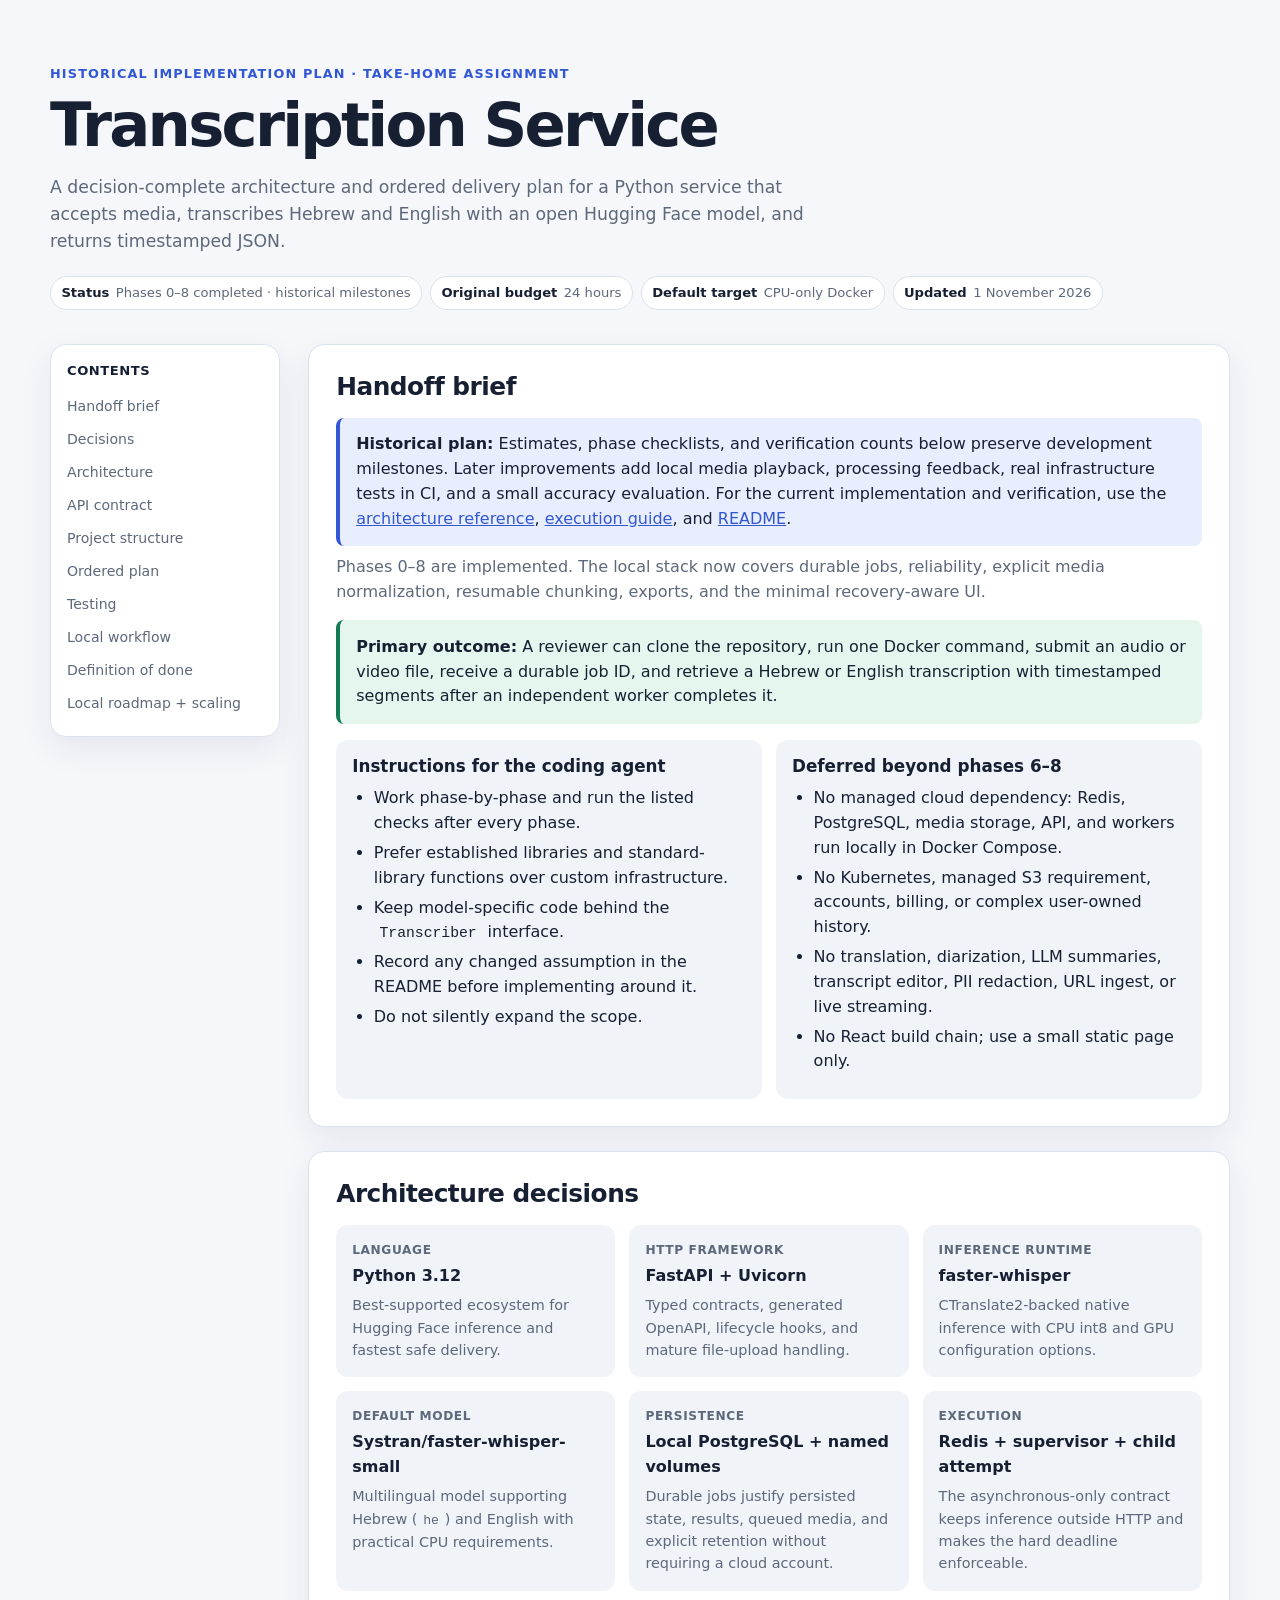
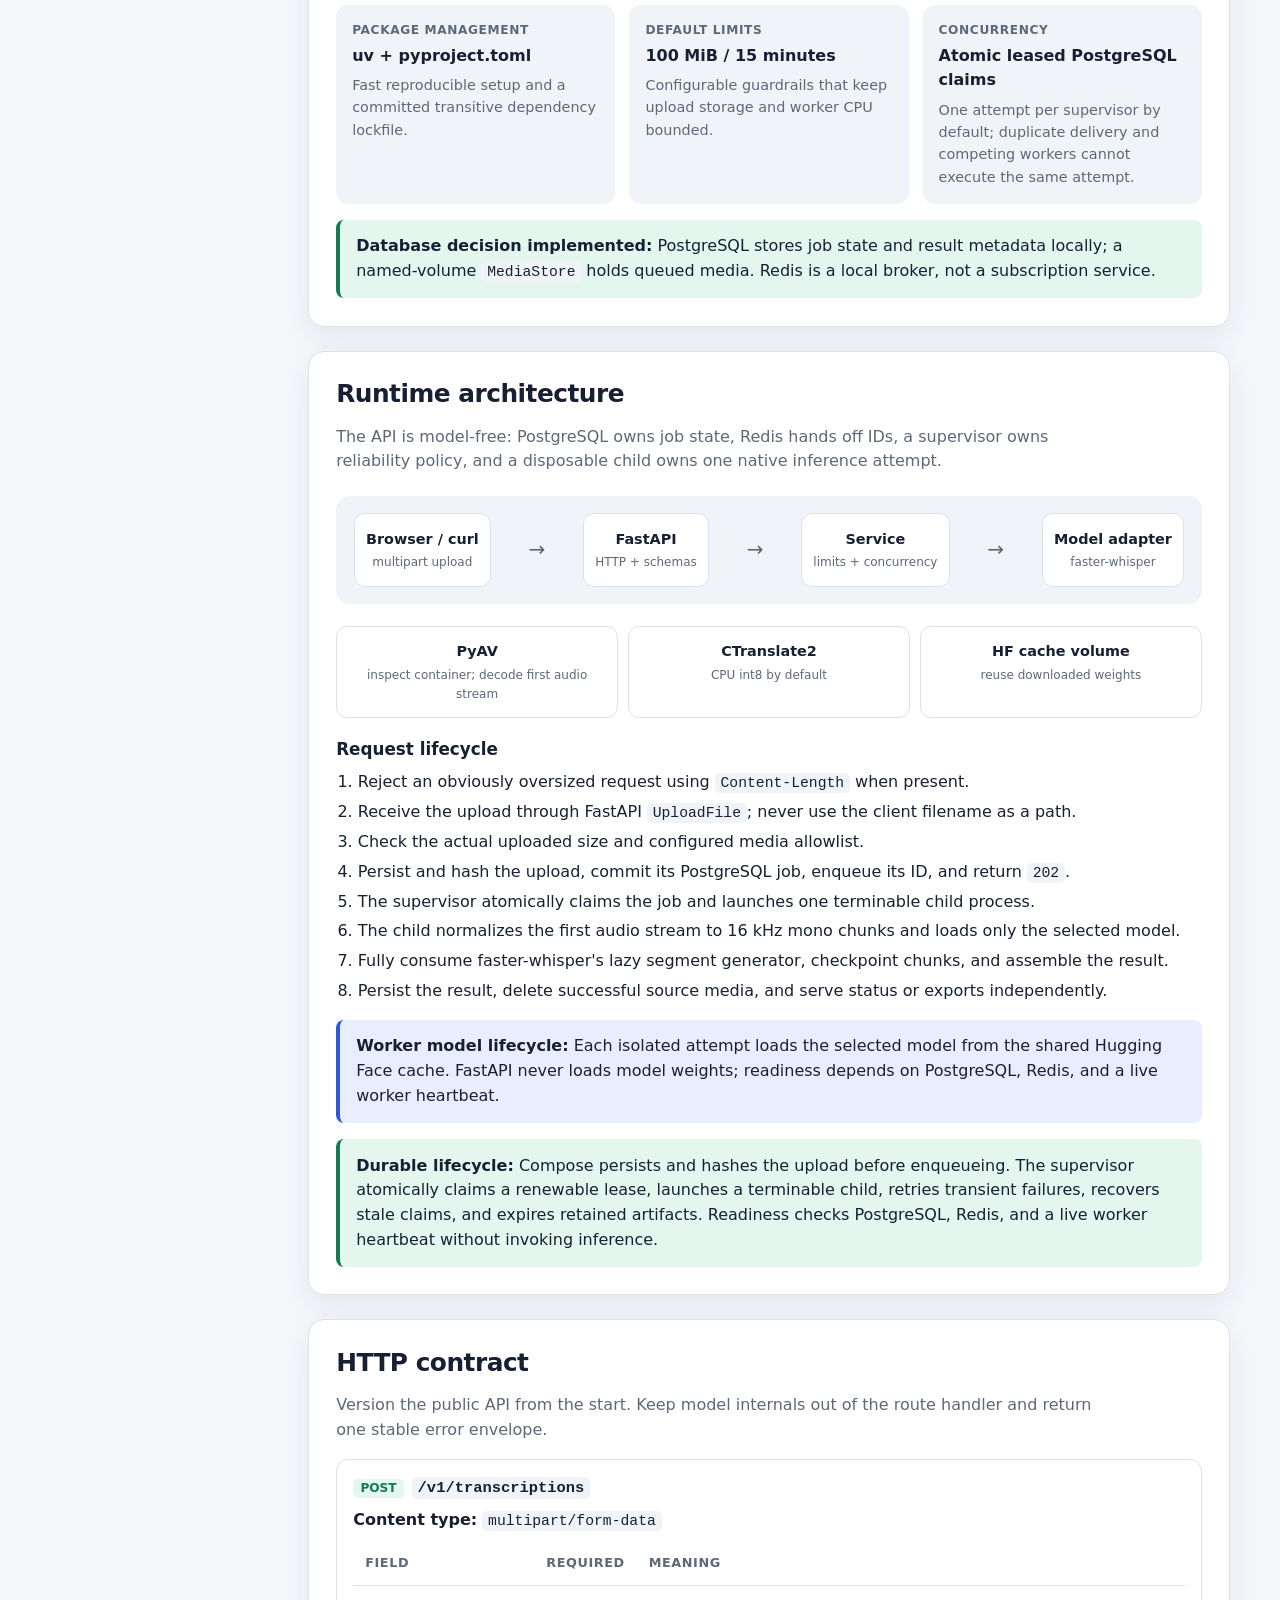
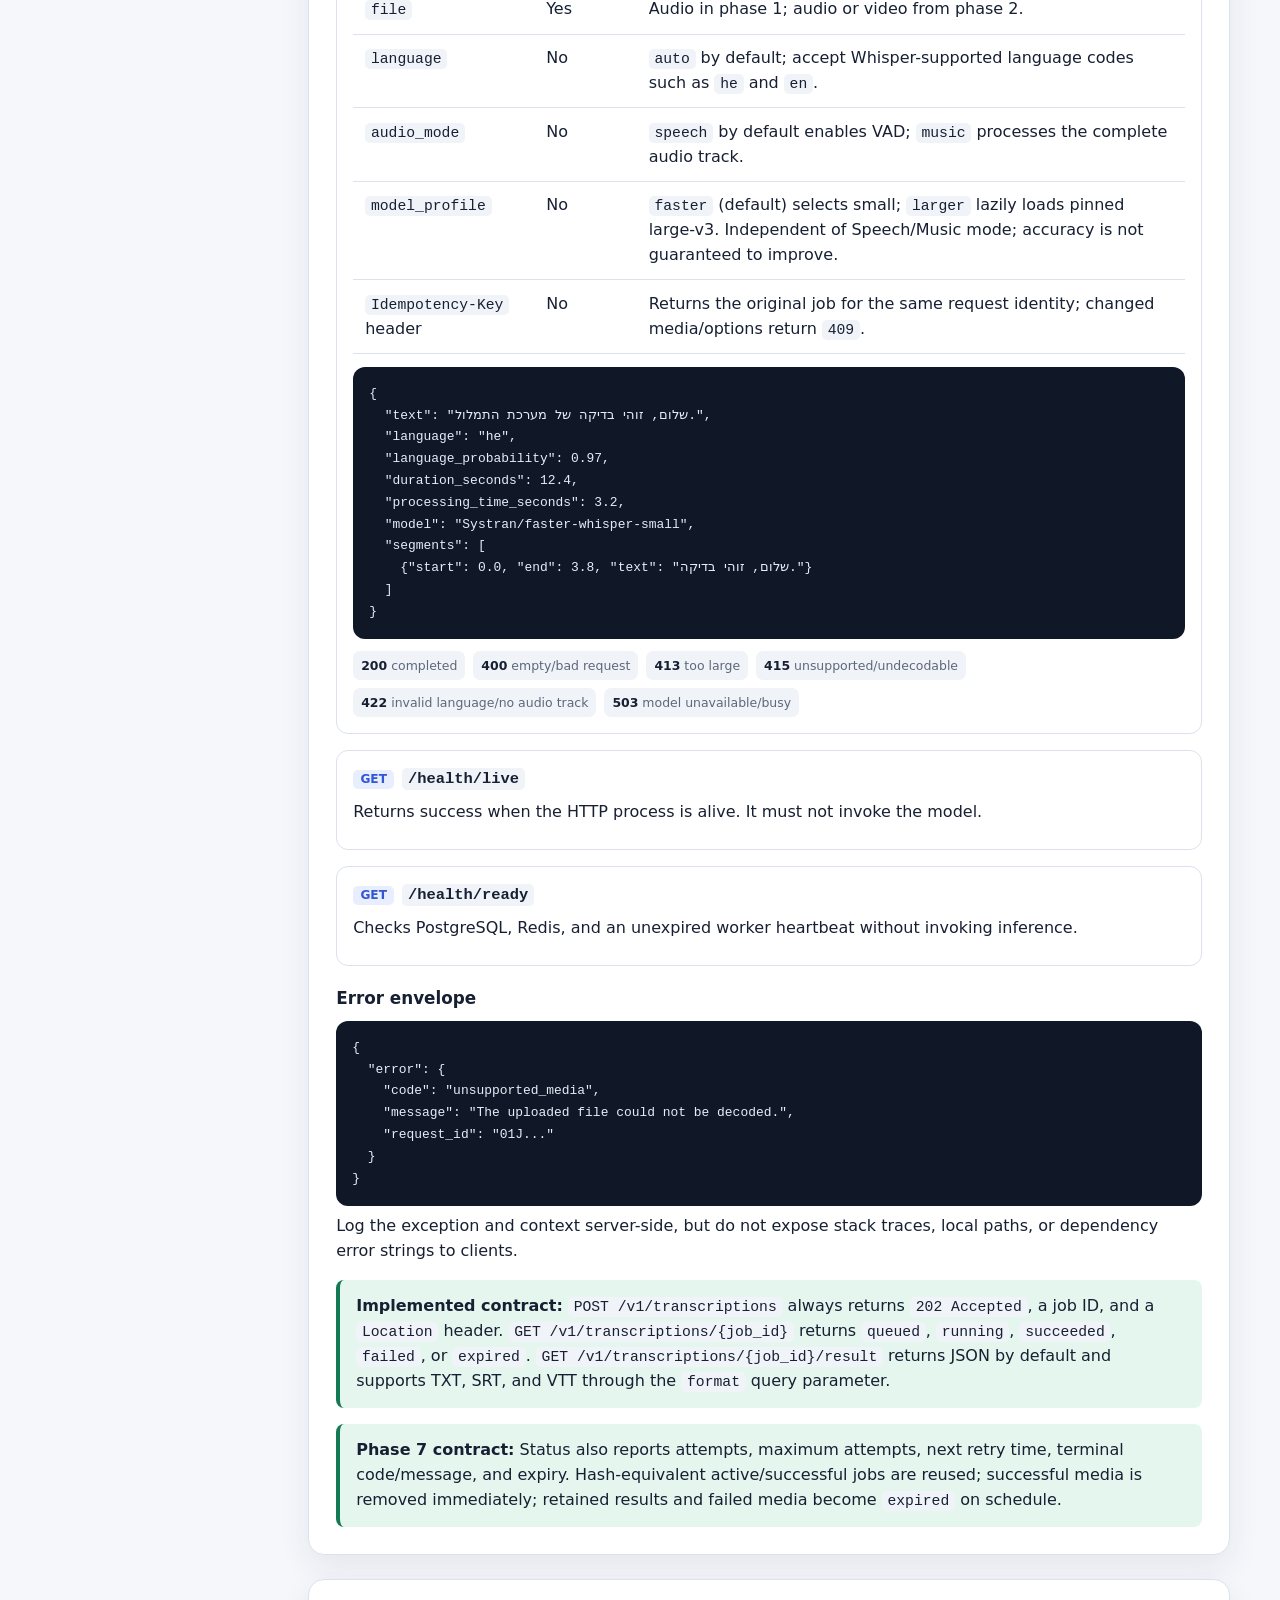
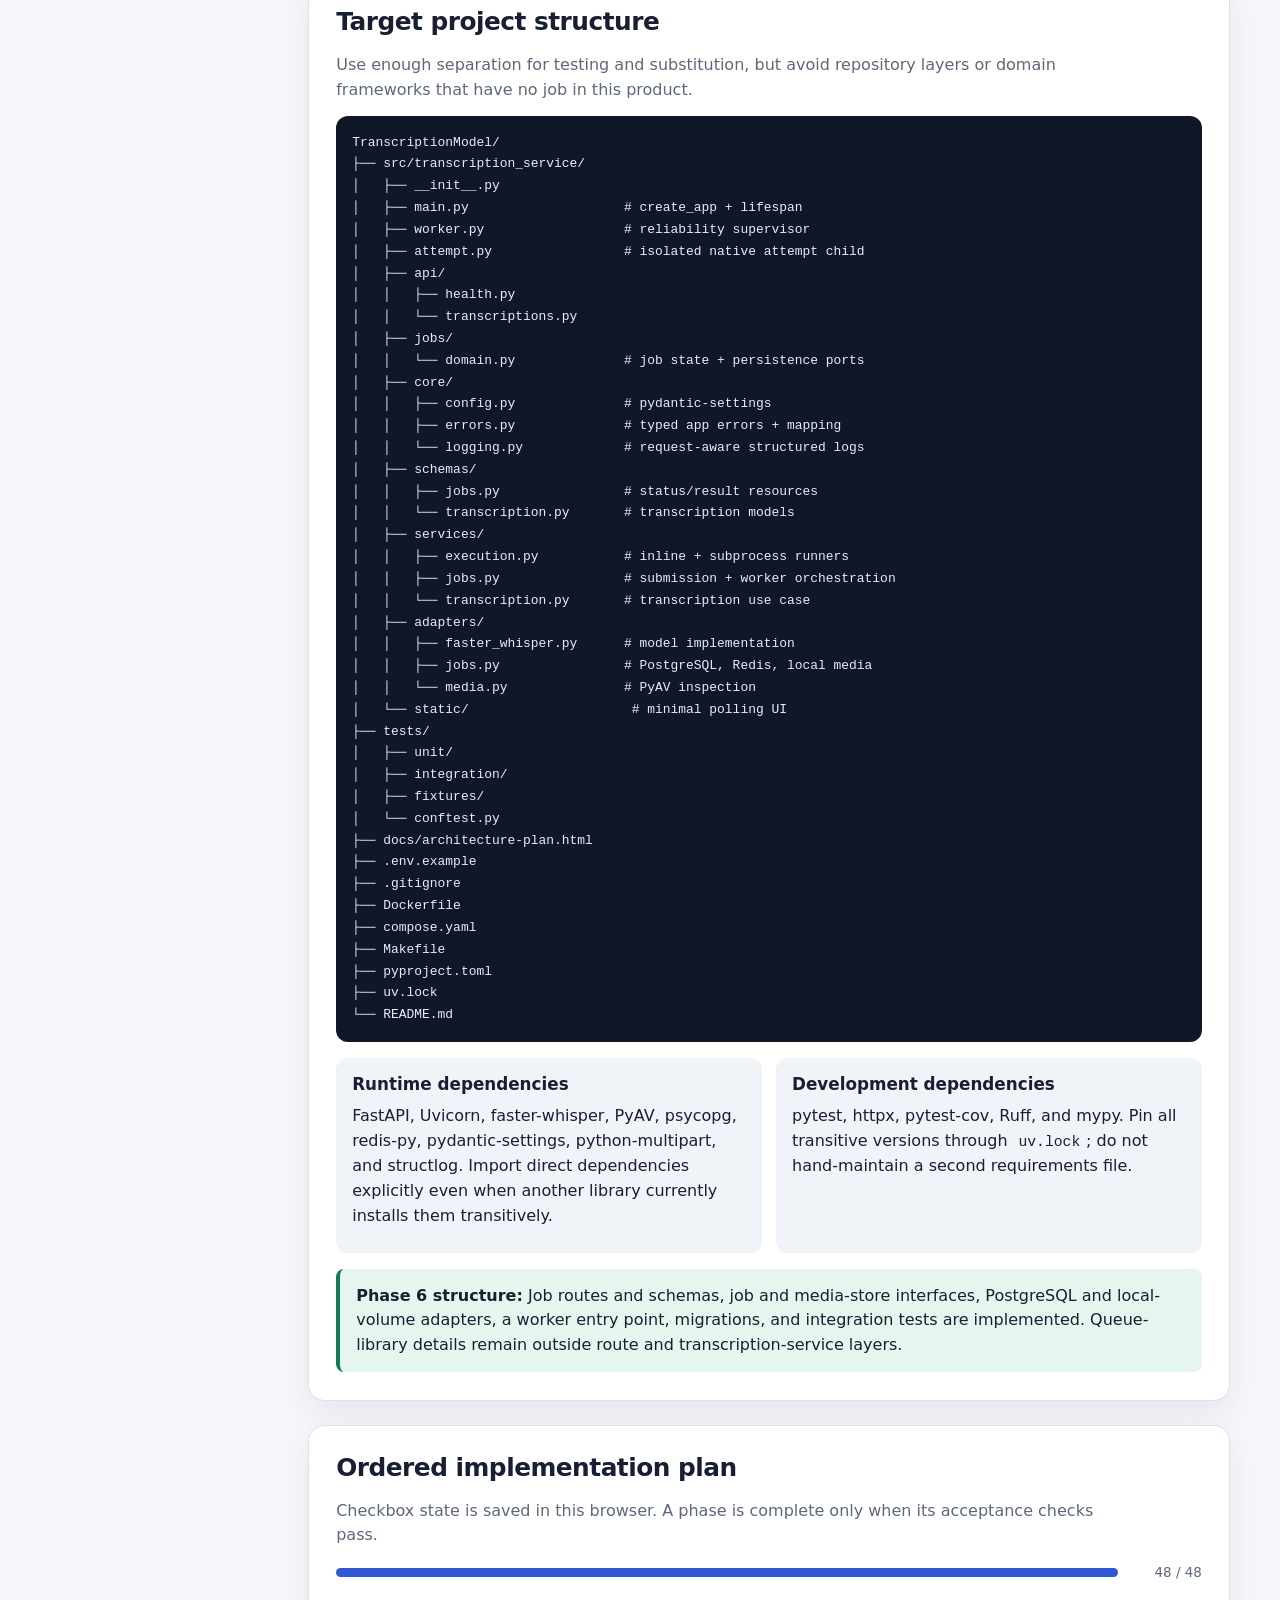
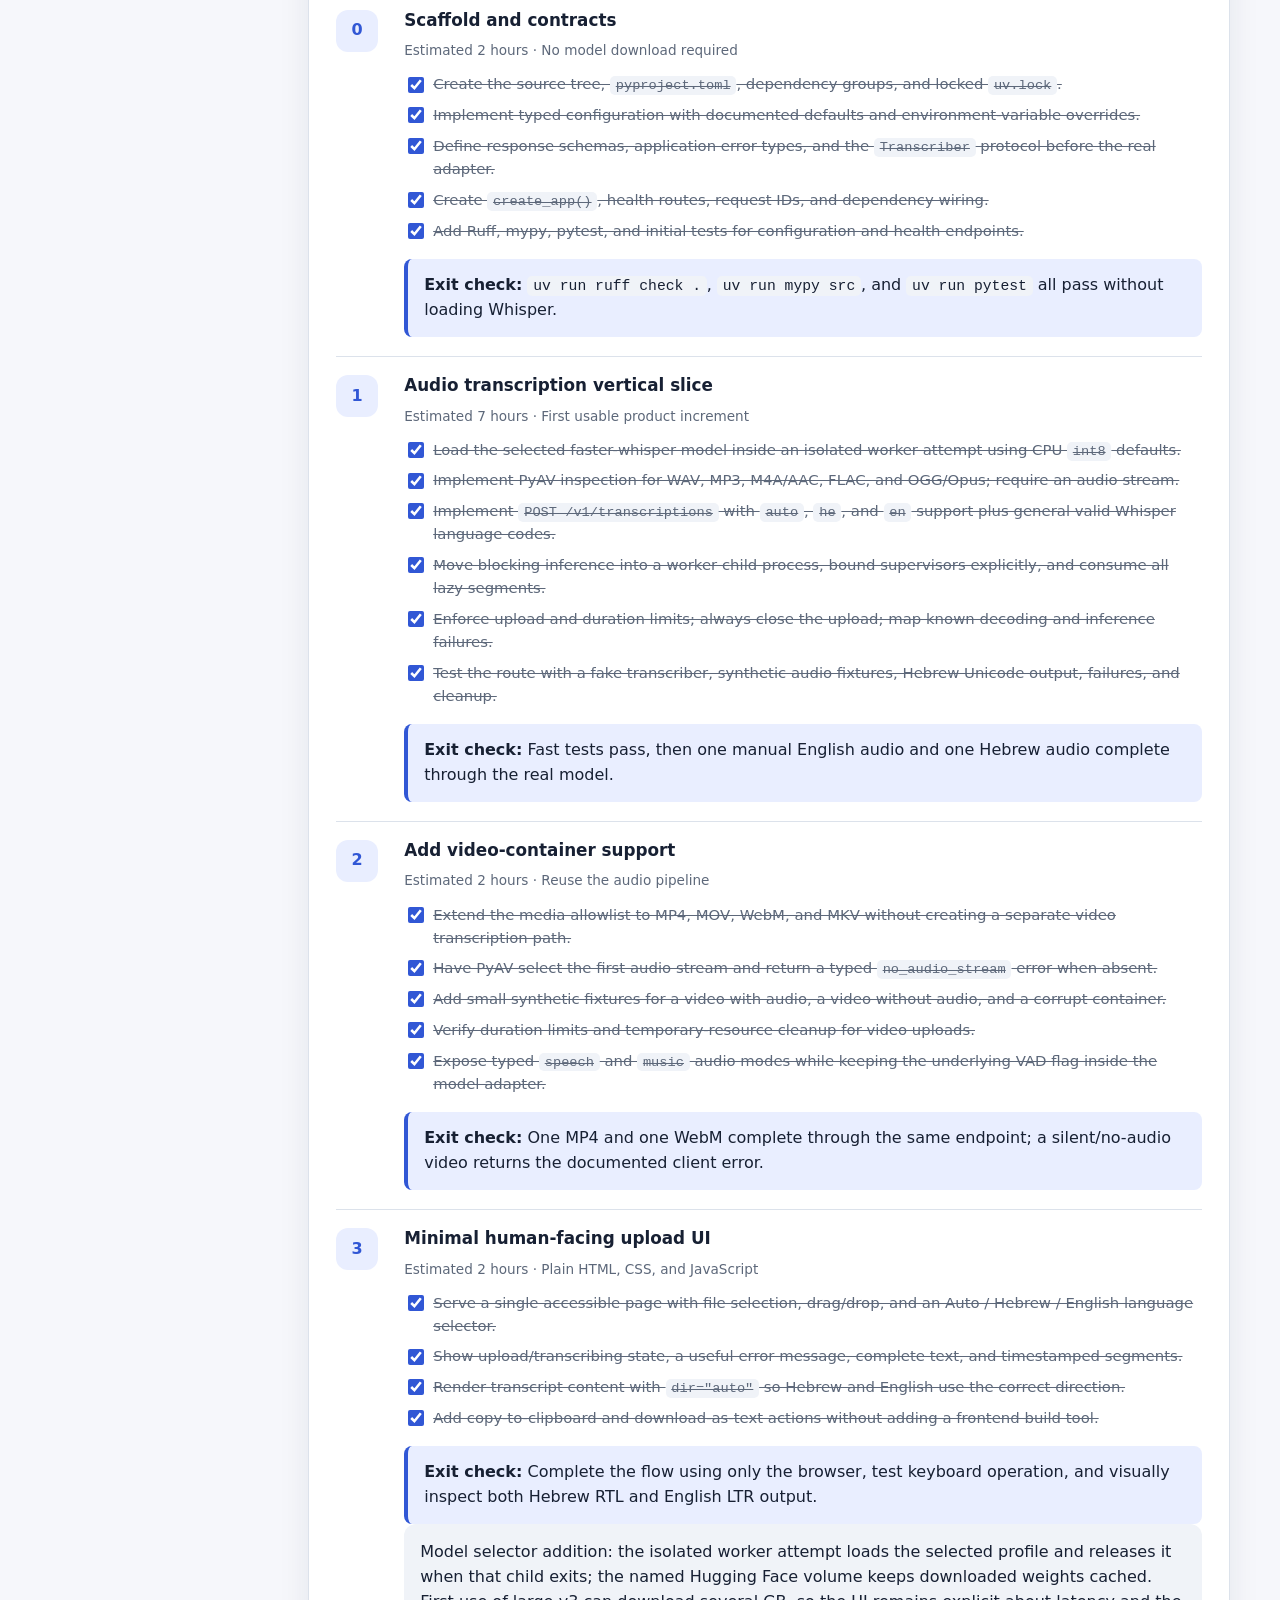
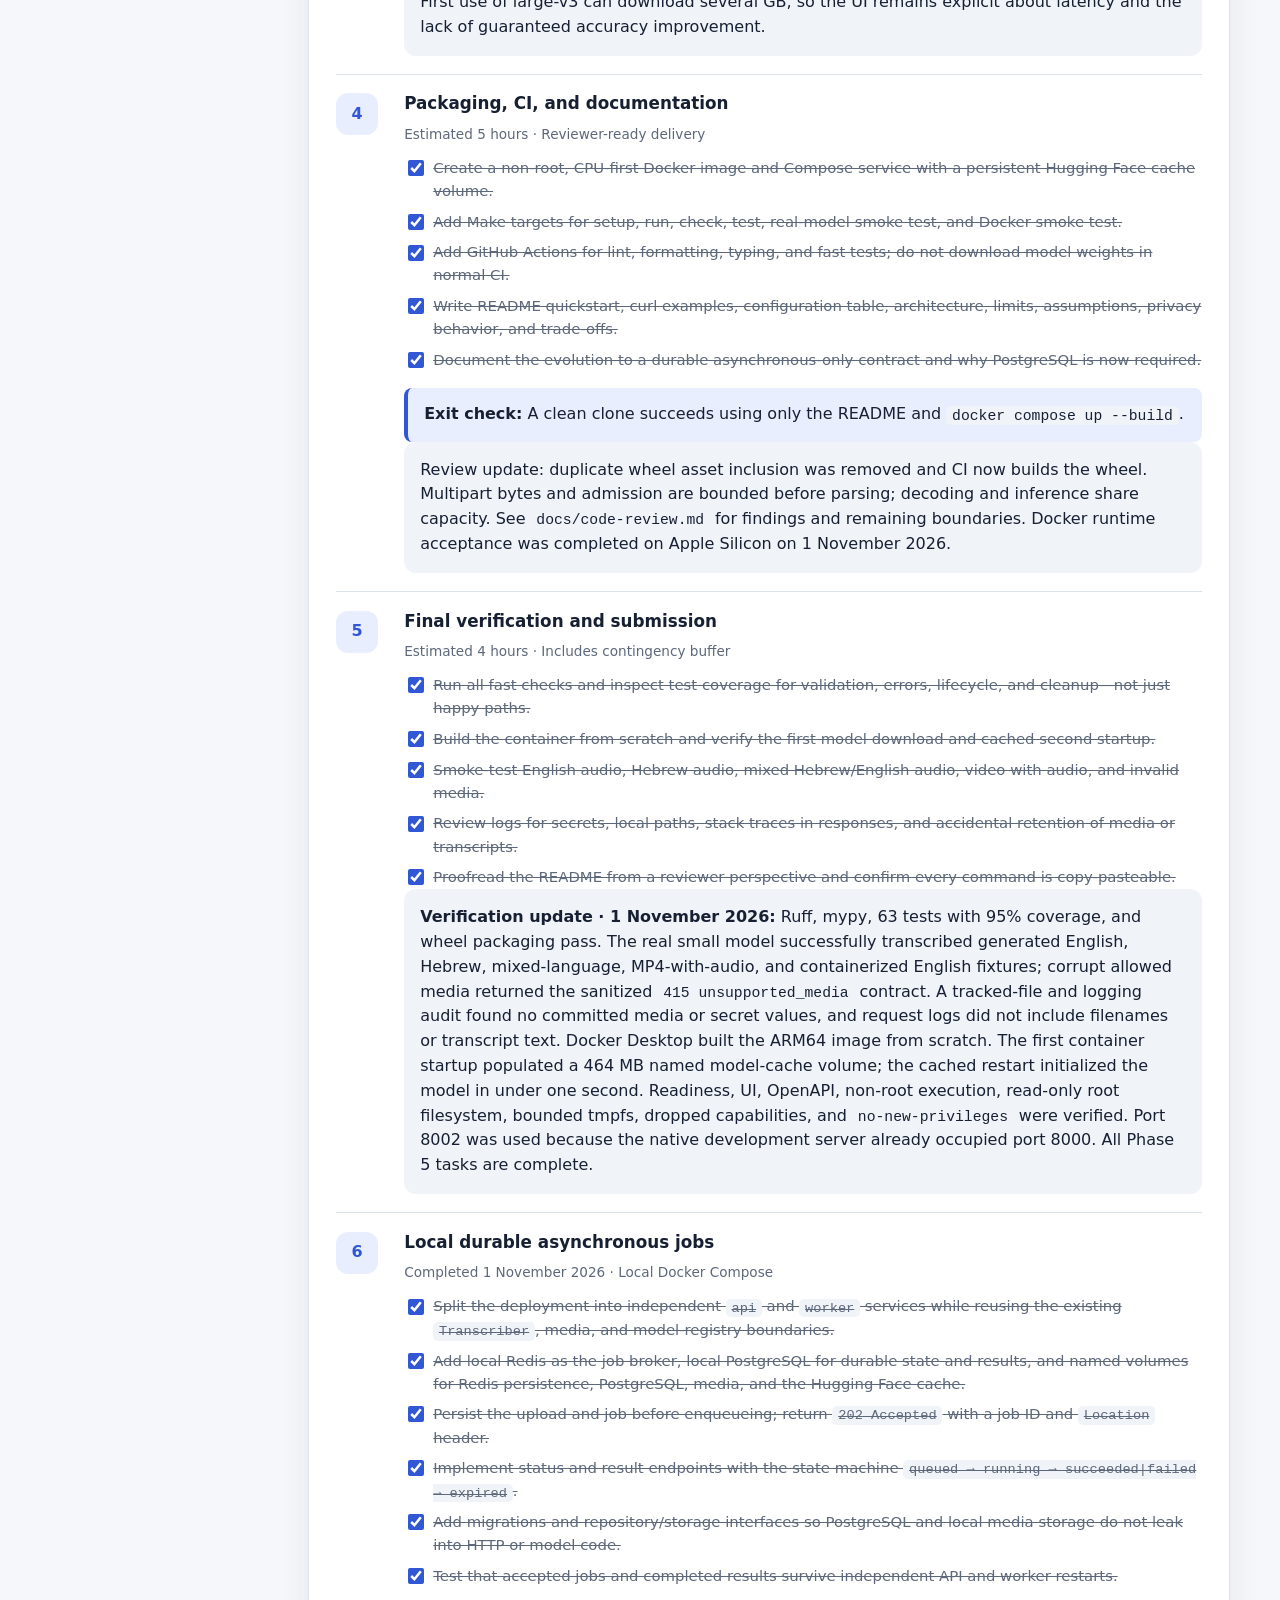
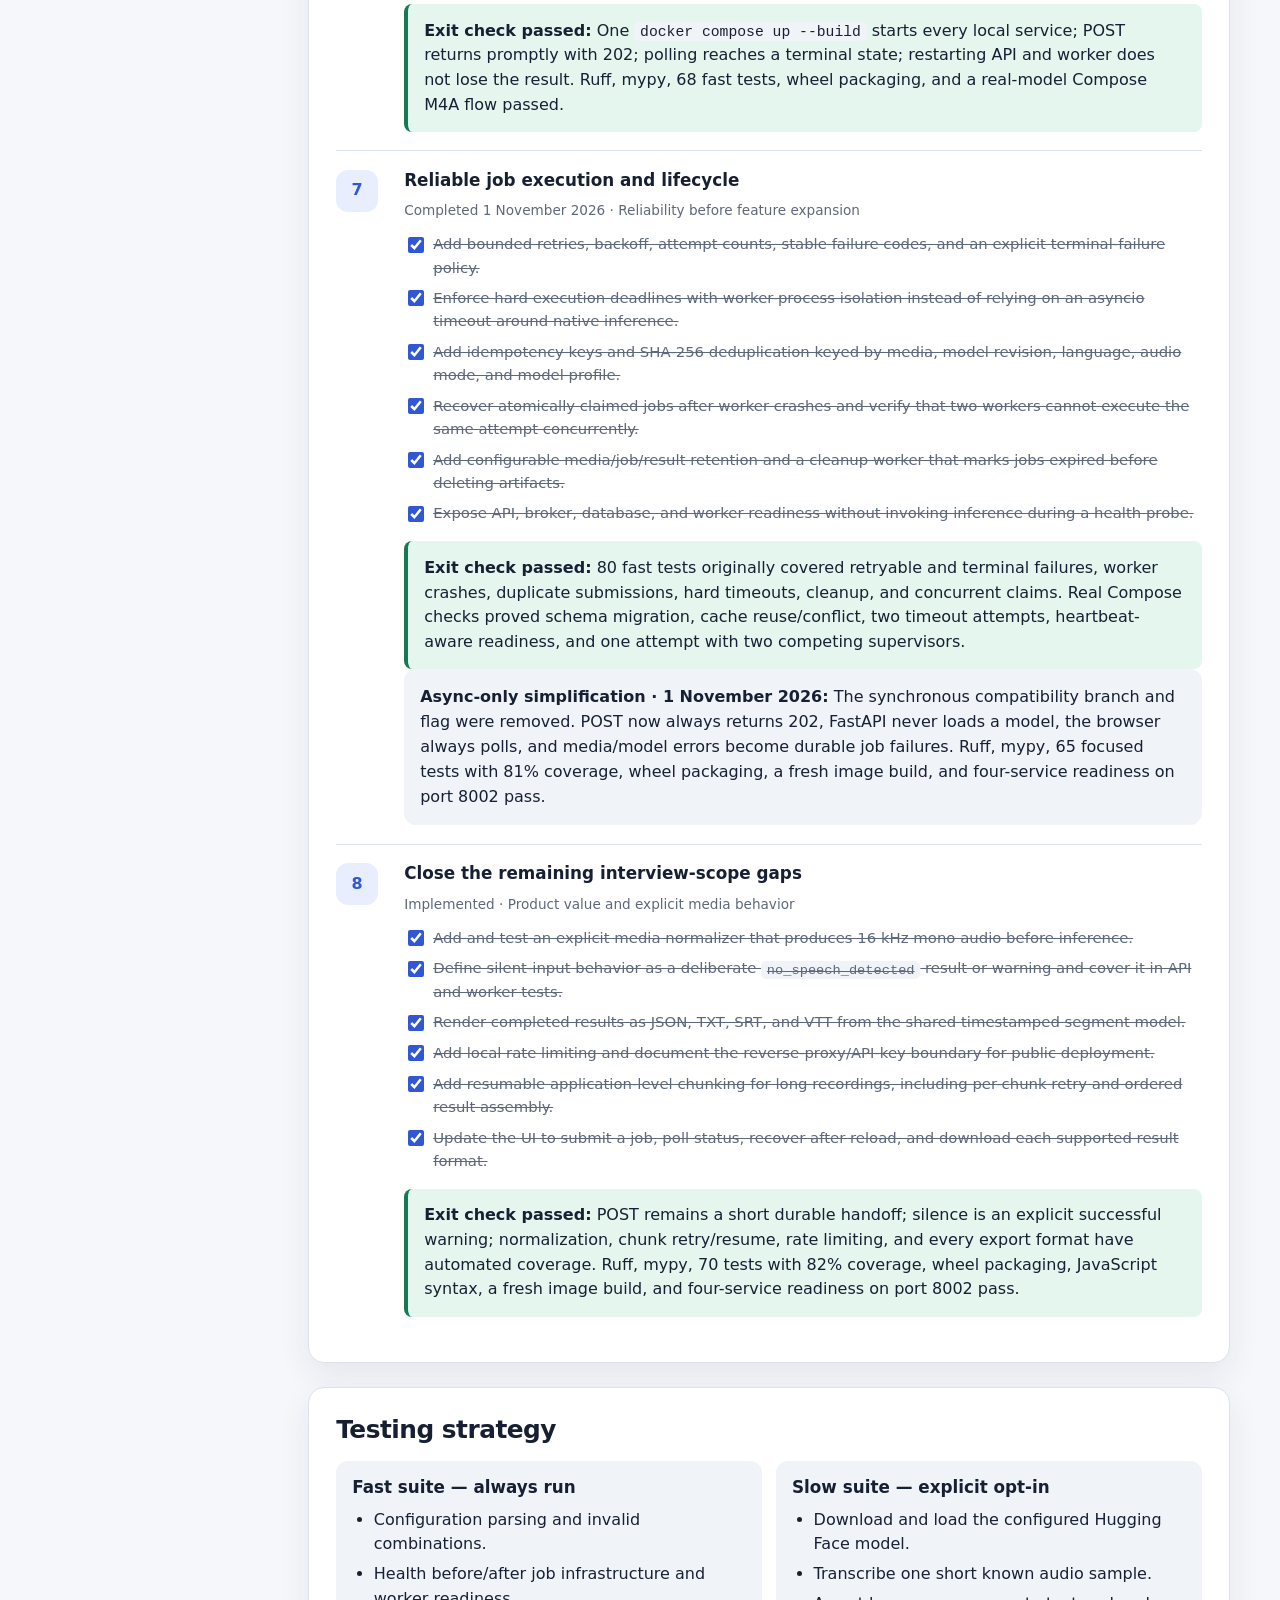
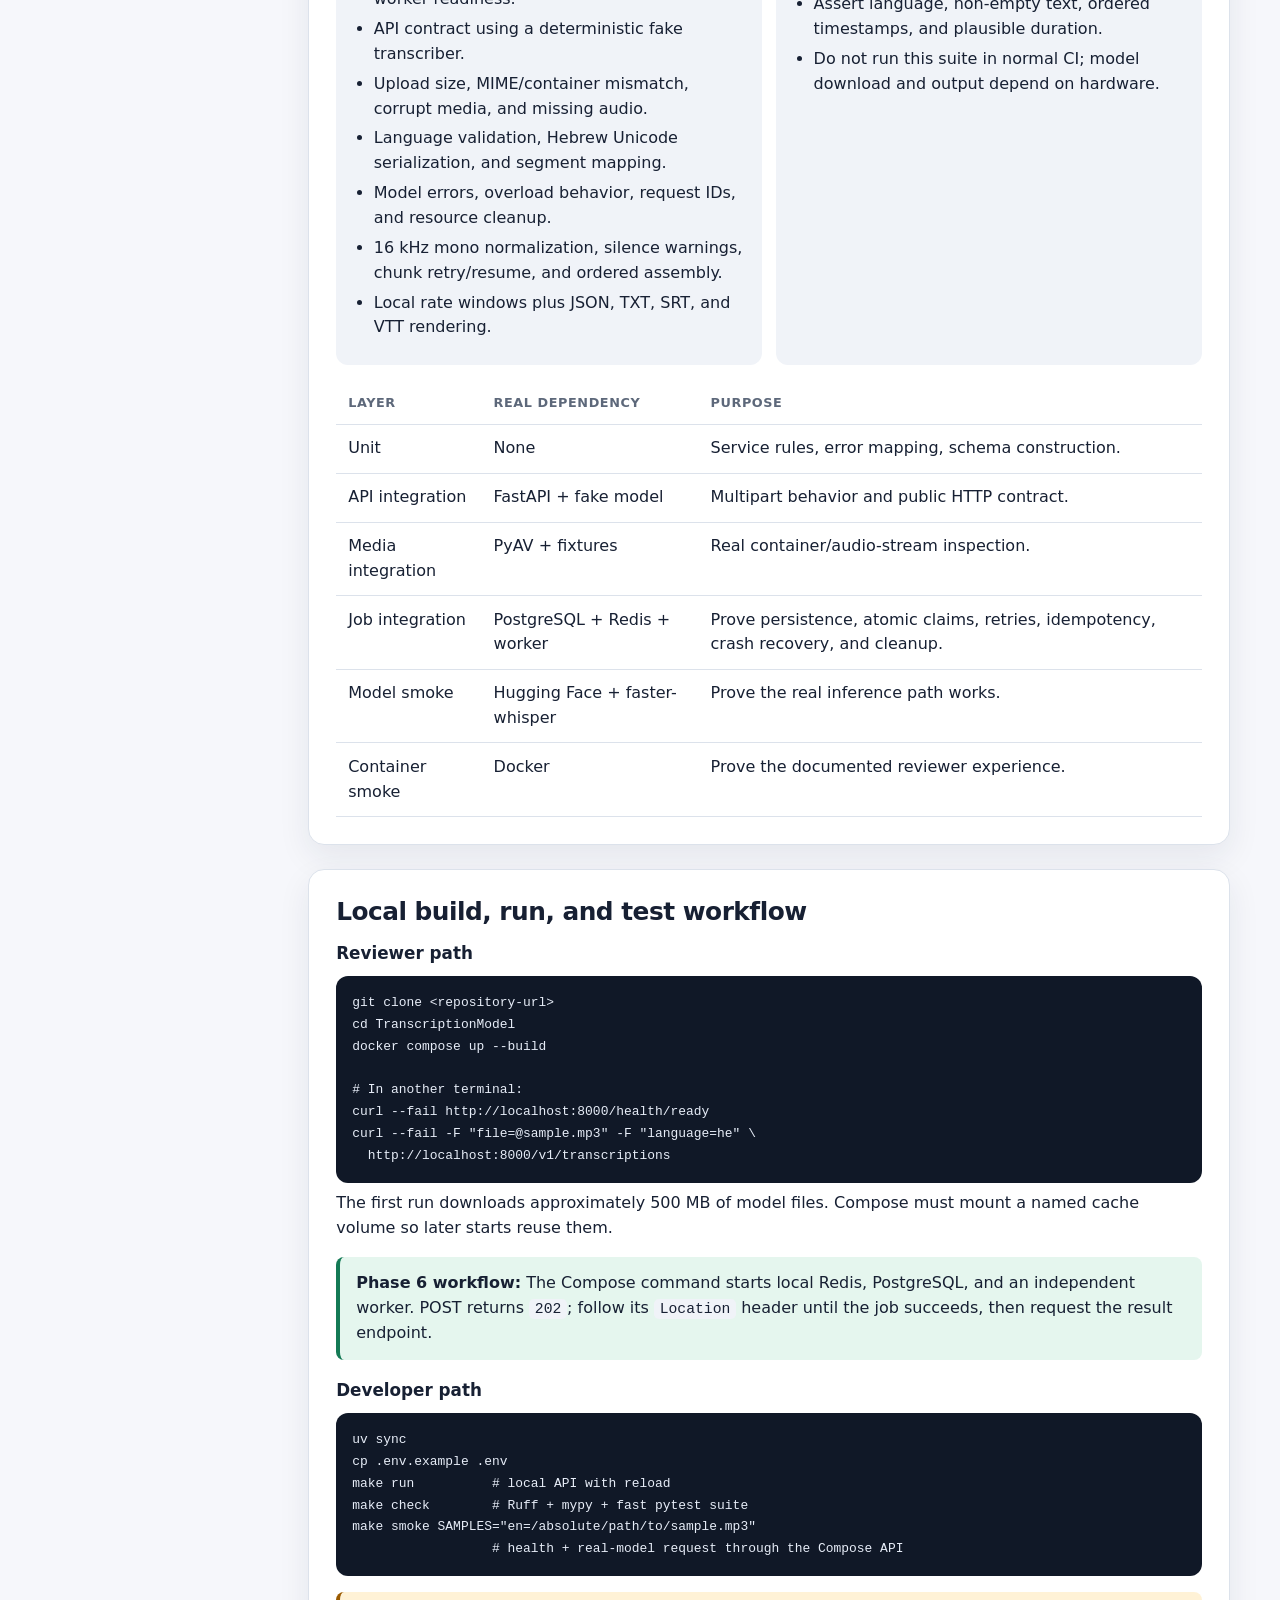
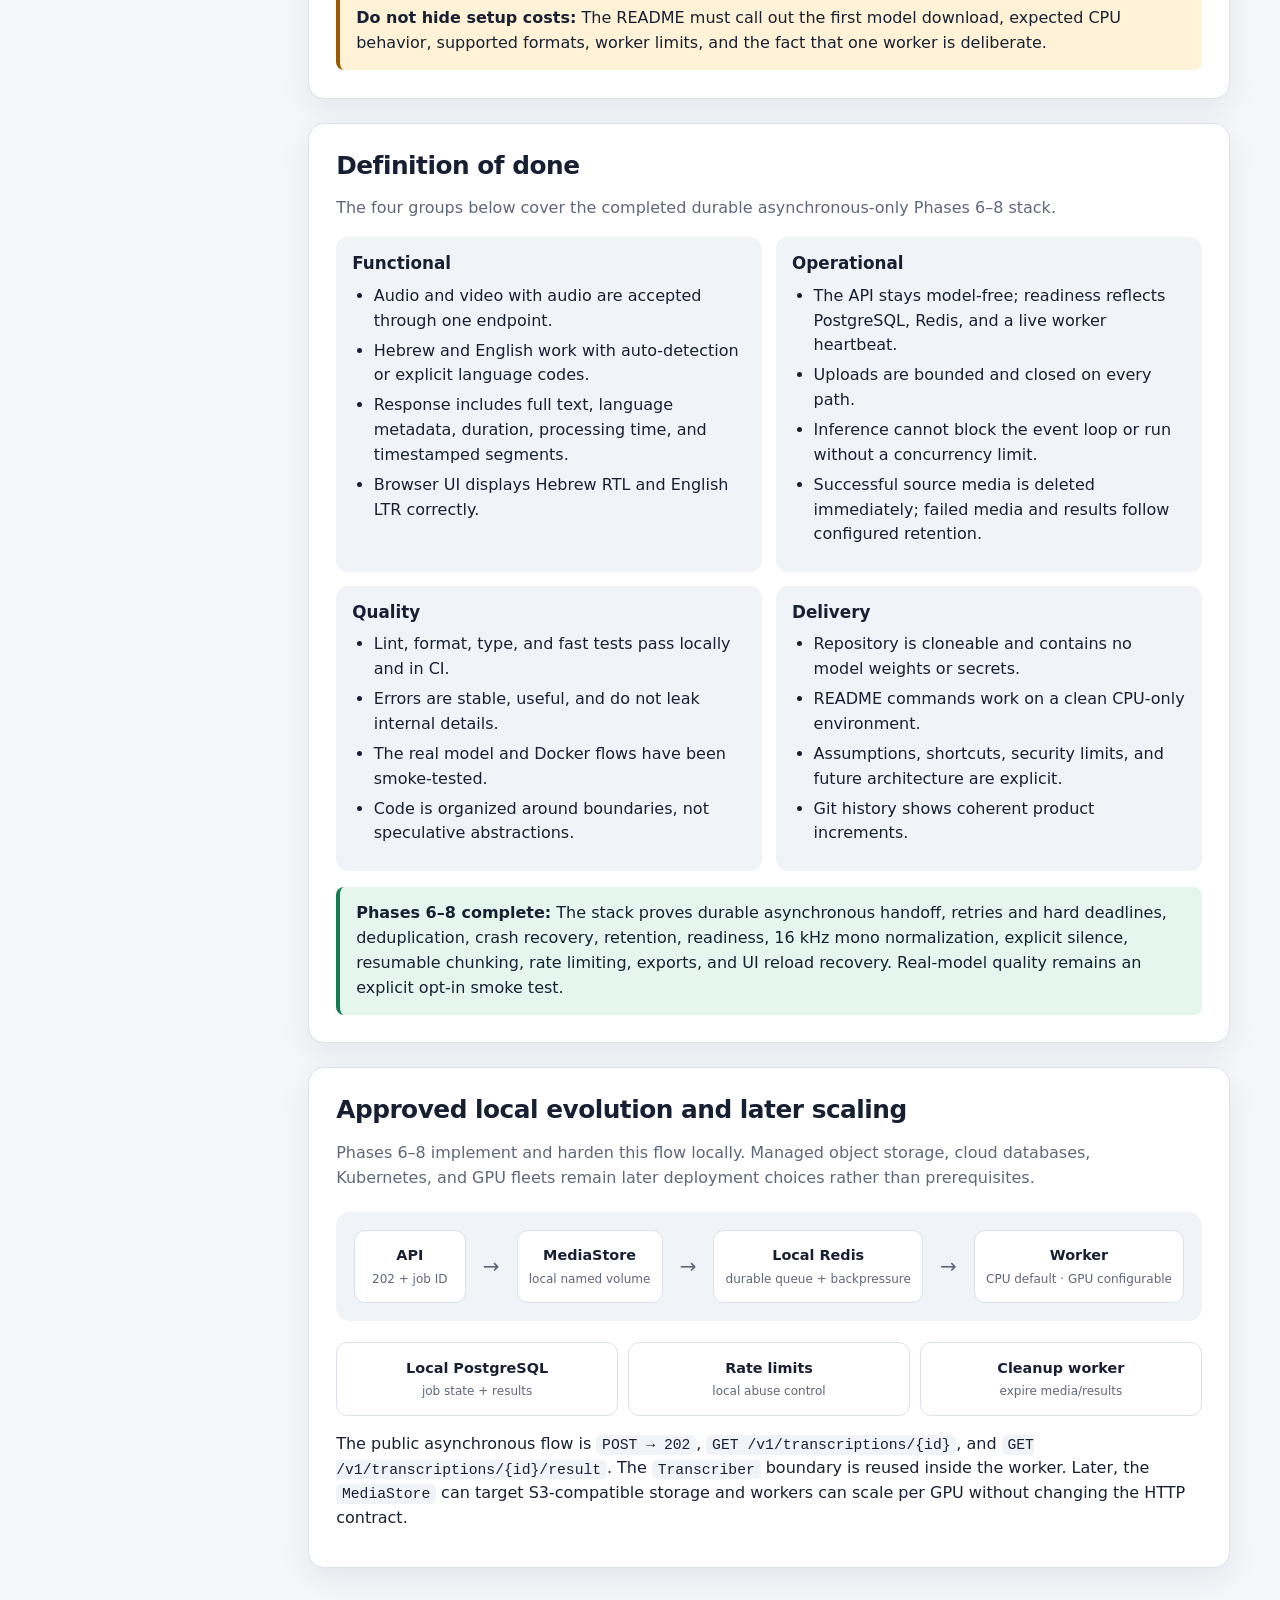
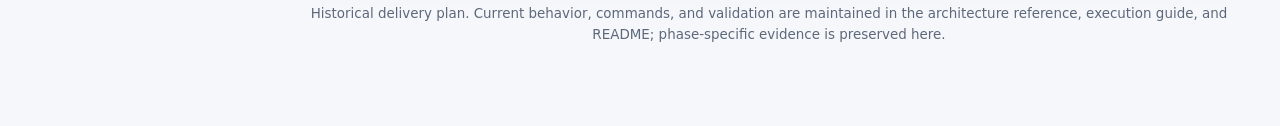
<file: docs/architecture-plan.html>
<!doctype html>
<html lang="en">
<head>
  <meta charset="utf-8">
  <meta name="viewport" content="width=device-width, initial-scale=1">
  <meta name="description" content="Architecture and implementation handoff for the TranscriptionModel take-home assignment.">
  <title>Transcription Service — Architecture and Implementation Plan</title>
  <style>
    :root {
      color-scheme: light dark;
      --page: #f6f7fb;
      --surface: #ffffff;
      --surface-soft: #f0f3f8;
      --text: #172033;
      --muted: #5d687a;
      --border: #dce2eb;
      --accent: #3157d5;
      --accent-soft: #e9eeff;
      --success: #147a55;
      --success-soft: #e5f6ee;
      --warning: #9a5a00;
      --warning-soft: #fff2d6;
      --danger: #b42318;
      --code: #101827;
      --code-text: #e7edf8;
      --shadow: 0 12px 32px rgba(30, 42, 70, 0.08);
      --radius: 16px;
    }

    @media (prefers-color-scheme: dark) {
      :root {
        --page: #0f1420;
        --surface: #171e2d;
        --surface-soft: #20293a;
        --text: #edf2fb;
        --muted: #abb7ca;
        --border: #334057;
        --accent: #91a8ff;
        --accent-soft: #26345f;
        --success: #69d5ac;
        --success-soft: #153b31;
        --warning: #ffc96a;
        --warning-soft: #473719;
        --danger: #ff8d85;
        --code: #090d14;
        --code-text: #e7edf8;
        --shadow: none;
      }
    }

    * { box-sizing: border-box; }
    html { scroll-behavior: smooth; }
    body {
      margin: 0;
      background: var(--page);
      color: var(--text);
      font-family: Inter, ui-sans-serif, system-ui, -apple-system, BlinkMacSystemFont, "Segoe UI", sans-serif;
      line-height: 1.55;
    }
    a { color: var(--accent); }
    code, pre { font-family: "SFMono-Regular", Consolas, "Liberation Mono", monospace; }
    code {
      padding: 0.12rem 0.36rem;
      border-radius: 5px;
      background: var(--surface-soft);
      font-size: 0.92em;
    }
    pre {
      overflow-x: auto;
      margin: 0.8rem 0 0;
      padding: 1rem;
      border-radius: 12px;
      background: var(--code);
      color: var(--code-text);
      font-size: 0.88rem;
      line-height: 1.55;
    }
    pre code { padding: 0; background: transparent; color: inherit; }
    h1, h2, h3 { line-height: 1.2; }
    h1 { margin: 0.35rem 0 0.75rem; font-size: clamp(2rem, 6vw, 3.8rem); letter-spacing: -0.045em; }
    h2 { margin: 0 0 1rem; font-size: 1.55rem; letter-spacing: -0.02em; }
    h3 { margin: 0 0 0.65rem; font-size: 1.05rem; }
    p { margin: 0.55rem 0; }
    ul, ol { margin: 0.55rem 0; padding-left: 1.35rem; }
    li + li { margin-top: 0.32rem; }
    table { width: 100%; border-collapse: collapse; }
    th, td { padding: 0.72rem 0.75rem; border-bottom: 1px solid var(--border); text-align: left; vertical-align: top; }
    th { color: var(--muted); font-size: 0.8rem; letter-spacing: 0.045em; text-transform: uppercase; }
    .page { width: min(1180px, calc(100% - 32px)); margin: 0 auto; padding-bottom: 72px; }
    .hero { padding: 64px 0 34px; }
    .eyebrow { color: var(--accent); font-size: 0.8rem; font-weight: 700; letter-spacing: 0.09em; text-transform: uppercase; }
    .lede { max-width: 760px; color: var(--muted); font-size: 1.08rem; }
    .meta { display: flex; flex-wrap: wrap; gap: 0.5rem; margin-top: 1.35rem; }
    .pill {
      display: inline-flex;
      align-items: center;
      gap: 0.4rem;
      padding: 0.36rem 0.65rem;
      border: 1px solid var(--border);
      border-radius: 999px;
      background: var(--surface);
      color: var(--muted);
      font-size: 0.82rem;
    }
    .pill strong { color: var(--text); }
    .layout { display: grid; grid-template-columns: 230px minmax(0, 1fr); gap: 28px; align-items: start; }
    .toc {
      position: sticky;
      top: 20px;
      padding: 1rem;
      border: 1px solid var(--border);
      border-radius: var(--radius);
      background: var(--surface);
      box-shadow: var(--shadow);
    }
    .toc strong { display: block; margin-bottom: 0.55rem; font-size: 0.82rem; letter-spacing: 0.04em; text-transform: uppercase; }
    .toc a { display: block; padding: 0.35rem 0; color: var(--muted); text-decoration: none; font-size: 0.88rem; }
    .toc a:hover { color: var(--accent); }
    main { min-width: 0; }
    section {
      margin-bottom: 24px;
      padding: clamp(1.15rem, 3vw, 1.7rem);
      border: 1px solid var(--border);
      border-radius: var(--radius);
      background: var(--surface);
      box-shadow: var(--shadow);
      scroll-margin-top: 20px;
    }
    .section-intro { max-width: 780px; color: var(--muted); }
    .grid { display: grid; grid-template-columns: repeat(2, minmax(0, 1fr)); gap: 14px; margin-top: 1rem; }
    .grid.three { grid-template-columns: repeat(3, minmax(0, 1fr)); }
    .decision, .note {
      padding: 1rem;
      border-radius: 12px;
      background: var(--surface-soft);
    }
    .decision .label { color: var(--muted); font-size: 0.76rem; font-weight: 700; letter-spacing: 0.05em; text-transform: uppercase; }
    .decision .value { margin-top: 0.25rem; font-weight: 700; }
    .decision .reason { margin-top: 0.35rem; color: var(--muted); font-size: 0.9rem; }
    .callout {
      margin-top: 1rem;
      padding: 0.9rem 1rem;
      border-left: 4px solid var(--accent);
      border-radius: 8px;
      background: var(--accent-soft);
    }
    .callout.warning { border-left-color: var(--warning); background: var(--warning-soft); }
    .callout.success { border-left-color: var(--success); background: var(--success-soft); }
    .architecture {
      display: grid;
      grid-template-columns: repeat(7, auto);
      gap: 10px;
      align-items: center;
      justify-content: space-between;
      margin: 1.35rem 0;
      padding: 1.1rem;
      border-radius: 14px;
      background: var(--surface-soft);
    }
    .node {
      min-width: 112px;
      padding: 0.85rem 0.7rem;
      border: 1px solid var(--border);
      border-radius: 11px;
      background: var(--surface);
      text-align: center;
    }
    .node strong { display: block; font-size: 0.9rem; }
    .node span { display: block; margin-top: 0.2rem; color: var(--muted); font-size: 0.75rem; }
    .arrow { color: var(--muted); font-size: 1.25rem; text-align: center; }
    .branch {
      display: grid;
      grid-template-columns: repeat(3, minmax(0, 1fr));
      gap: 10px;
      margin-top: 0.85rem;
    }
    .branch .node { min-width: 0; }
    .branch .future { border-style: dashed; }
    .phase {
      display: grid;
      grid-template-columns: 52px minmax(0, 1fr);
      gap: 16px;
      padding: 1.15rem 0;
      border-top: 1px solid var(--border);
    }
    .phase:first-of-type { margin-top: 0.5rem; border-top: 0; }
    .phase-number {
      display: grid;
      place-items: center;
      width: 42px;
      height: 42px;
      border-radius: 12px;
      background: var(--accent-soft);
      color: var(--accent);
      font-weight: 800;
    }
    .phase-meta { color: var(--muted); font-size: 0.85rem; }
    .tasks { display: grid; gap: 0.48rem; margin-top: 0.75rem; }
    .task {
      display: grid;
      grid-template-columns: 20px 1fr;
      gap: 9px;
      align-items: start;
      color: var(--text);
      font-size: 0.93rem;
    }
    .task input { width: 16px; height: 16px; margin-top: 0.2rem; accent-color: var(--accent); }
    .task input:checked + span { color: var(--muted); text-decoration: line-through; }
    .progress-row { display: flex; align-items: center; gap: 12px; margin: 0.9rem 0 0.3rem; }
    .progress-track { flex: 1; height: 9px; overflow: hidden; border-radius: 999px; background: var(--surface-soft); }
    .progress-bar { width: 0; height: 100%; background: var(--accent); transition: width 180ms ease; }
    .progress-label { min-width: 72px; color: var(--muted); font-size: 0.84rem; text-align: right; }
    .api-card { margin-top: 1rem; padding: 1rem; border: 1px solid var(--border); border-radius: 12px; }
    .method { display: inline-block; margin-right: 0.5rem; padding: 0.15rem 0.45rem; border-radius: 5px; background: var(--success-soft); color: var(--success); font-size: 0.76rem; font-weight: 800; }
    .method.get { background: var(--accent-soft); color: var(--accent); }
    .status-list { display: flex; flex-wrap: wrap; gap: 0.5rem; margin-top: 0.8rem; }
    .status { padding: 0.3rem 0.5rem; border-radius: 7px; background: var(--surface-soft); color: var(--muted); font-size: 0.78rem; }
    .status strong { color: var(--text); }
    .tree { white-space: pre; }
    .do-not { color: var(--danger); font-weight: 700; }
    .footer { padding: 12px 0 0; color: var(--muted); font-size: 0.84rem; text-align: center; }

    @media (max-width: 900px) {
      .layout { grid-template-columns: 1fr; }
      .toc { position: static; display: flex; flex-wrap: wrap; gap: 0 1rem; }
      .toc strong { width: 100%; }
      .architecture { grid-template-columns: 1fr; justify-content: stretch; }
      .arrow { transform: rotate(90deg); }
      .node { min-width: 0; }
      .grid.three { grid-template-columns: 1fr 1fr; }
    }
    @media (max-width: 620px) {
      .page { width: min(100% - 20px, 1180px); }
      .hero { padding-top: 36px; }
      .grid, .grid.three, .branch { grid-template-columns: 1fr; }
      .phase { grid-template-columns: 42px minmax(0, 1fr); gap: 11px; }
      th, td { padding: 0.6rem 0.45rem; font-size: 0.84rem; }
    }
    @media print {
      :root { --page: #fff; --surface: #fff; --surface-soft: #f3f5f8; --text: #111827; --muted: #4b5563; --border: #d1d5db; --accent: #2447bd; --accent-soft: #eef2ff; --shadow: none; }
      body { font-size: 10pt; }
      .page { width: 100%; padding: 0; }
      .hero { padding: 12px 0 18px; }
      .layout { display: block; }
      .toc { display: none; }
      section { break-inside: avoid; margin-bottom: 12px; }
      .phase { break-inside: avoid; }
      .task input { display: none; }
      a { color: inherit; text-decoration: none; }
    }
  </style>
</head>
<body>
  <div class="page">
    <header class="hero">
      <div class="eyebrow">Historical implementation plan · Take-home assignment</div>
      <h1>Transcription Service</h1>
      <p class="lede">A decision-complete architecture and ordered delivery plan for a Python service that accepts media, transcribes Hebrew and English with an open Hugging Face model, and returns timestamped JSON.</p>
      <div class="meta" aria-label="Plan metadata">
        <span class="pill"><strong>Status</strong> Phases 0–8 completed · historical milestones</span>
        <span class="pill"><strong>Original budget</strong> 24 hours</span>
        <span class="pill"><strong>Default target</strong> CPU-only Docker</span>
        <span class="pill"><strong>Updated</strong> 1 November 2026</span>
      </div>
    </header>

    <div class="layout">
      <nav class="toc" aria-label="Document sections">
        <strong>Contents</strong>
        <a href="#brief">Handoff brief</a>
        <a href="#decisions">Decisions</a>
        <a href="#architecture">Architecture</a>
        <a href="#contract">API contract</a>
        <a href="#structure">Project structure</a>
        <a href="#plan">Ordered plan</a>
        <a href="#tests">Testing</a>
        <a href="#local">Local workflow</a>
        <a href="#done">Definition of done</a>
        <a href="#future">Local roadmap + scaling</a>
      </nav>

      <main>
        <section id="brief">
          <h2>Handoff brief</h2>
          <div class="callout"><strong>Historical plan:</strong> Estimates, phase checklists, and verification counts below preserve development milestones. Later improvements add local media playback, processing feedback, real infrastructure tests in CI, and a small accuracy evaluation. For the current implementation and verification, use the <a href="service-architecture.html">architecture reference</a>, <a href="execution-instructions.md">execution guide</a>, and <a href="../README.md">README</a>.</div>
          <p class="section-intro">Phases 0–8 are implemented. The local stack now covers durable jobs, reliability, explicit media normalization, resumable chunking, exports, and the minimal recovery-aware UI.</p>
          <div class="callout success"><strong>Primary outcome:</strong> A reviewer can clone the repository, run one Docker command, submit an audio or video file, receive a durable job ID, and retrieve a Hebrew or English transcription with timestamped segments after an independent worker completes it.</div>
          <div class="grid">
            <div class="note">
              <h3>Instructions for the coding agent</h3>
              <ul>
                <li>Work phase-by-phase and run the listed checks after every phase.</li>
                <li>Prefer established libraries and standard-library functions over custom infrastructure.</li>
                <li>Keep model-specific code behind the <code>Transcriber</code> interface.</li>
                <li>Record any changed assumption in the README before implementing around it.</li>
                <li>Do not silently expand the scope.</li>
              </ul>
            </div>
            <div class="note">
              <h3>Deferred beyond phases 6–8</h3>
              <ul>
                <li>No managed cloud dependency: Redis, PostgreSQL, media storage, API, and workers run locally in Docker Compose.</li>
                <li>No Kubernetes, managed S3 requirement, accounts, billing, or complex user-owned history.</li>
                <li>No translation, diarization, LLM summaries, transcript editor, PII redaction, URL ingest, or live streaming.</li>
                <li>No React build chain; use a small static page only.</li>
              </ul>
            </div>
          </div>
        </section>

        <section id="decisions">
          <h2>Architecture decisions</h2>
          <div class="grid three">
            <div class="decision"><div class="label">Language</div><div class="value">Python 3.12</div><div class="reason">Best-supported ecosystem for Hugging Face inference and fastest safe delivery.</div></div>
            <div class="decision"><div class="label">HTTP framework</div><div class="value">FastAPI + Uvicorn</div><div class="reason">Typed contracts, generated OpenAPI, lifecycle hooks, and mature file-upload handling.</div></div>
            <div class="decision"><div class="label">Inference runtime</div><div class="value">faster-whisper</div><div class="reason">CTranslate2-backed native inference with CPU int8 and GPU configuration options.</div></div>
            <div class="decision"><div class="label">Default model</div><div class="value">Systran/faster-whisper-small</div><div class="reason">Multilingual model supporting Hebrew (<code>he</code>) and English with practical CPU requirements.</div></div>
            <div class="decision"><div class="label">Persistence</div><div class="value">Local PostgreSQL + named volumes</div><div class="reason">Durable jobs justify persisted state, results, queued media, and explicit retention without requiring a cloud account.</div></div>
            <div class="decision"><div class="label">Execution</div><div class="value">Redis + supervisor + child attempt</div><div class="reason">The asynchronous-only contract keeps inference outside HTTP and makes the hard deadline enforceable.</div></div>
            <div class="decision"><div class="label">Package management</div><div class="value">uv + pyproject.toml</div><div class="reason">Fast reproducible setup and a committed transitive dependency lockfile.</div></div>
            <div class="decision"><div class="label">Default limits</div><div class="value">100 MiB / 15 minutes</div><div class="reason">Configurable guardrails that keep upload storage and worker CPU bounded.</div></div>
            <div class="decision"><div class="label">Concurrency</div><div class="value">Atomic leased PostgreSQL claims</div><div class="reason">One attempt per supervisor by default; duplicate delivery and competing workers cannot execute the same attempt.</div></div>
          </div>
          <div class="callout success"><strong>Database decision implemented:</strong> PostgreSQL stores job state and result metadata locally; a named-volume <code>MediaStore</code> holds queued media. Redis is a local broker, not a subscription service.</div>
        </section>

        <section id="architecture">
          <h2>Runtime architecture</h2>
          <p class="section-intro">The API is model-free: PostgreSQL owns job state, Redis hands off IDs, a supervisor owns reliability policy, and a disposable child owns one native inference attempt.</p>
          <div class="architecture" role="img" aria-label="Client uploads multipart media to FastAPI, which validates it, passes it to a transcription service, then to the faster-whisper adapter and Hugging Face model, returning JSON.">
            <div class="node"><strong>Browser / curl</strong><span>multipart upload</span></div>
            <div class="arrow" aria-hidden="true">→</div>
            <div class="node"><strong>FastAPI</strong><span>HTTP + schemas</span></div>
            <div class="arrow" aria-hidden="true">→</div>
            <div class="node"><strong>Service</strong><span>limits + concurrency</span></div>
            <div class="arrow" aria-hidden="true">→</div>
            <div class="node"><strong>Model adapter</strong><span>faster-whisper</span></div>
          </div>
          <div class="branch" aria-label="Supporting runtime components">
            <div class="node"><strong>PyAV</strong><span>inspect container; decode first audio stream</span></div>
            <div class="node"><strong>CTranslate2</strong><span>CPU int8 by default</span></div>
            <div class="node"><strong>HF cache volume</strong><span>reuse downloaded weights</span></div>
          </div>

          <h3 style="margin-top:1.35rem">Request lifecycle</h3>
          <ol>
            <li>Reject an obviously oversized request using <code>Content-Length</code> when present.</li>
            <li>Receive the upload through FastAPI <code>UploadFile</code>; never use the client filename as a path.</li>
            <li>Check the actual uploaded size and configured media allowlist.</li>
            <li>Persist and hash the upload, commit its PostgreSQL job, enqueue its ID, and return <code>202</code>.</li>
            <li>The supervisor atomically claims the job and launches one terminable child process.</li>
            <li>The child normalizes the first audio stream to 16 kHz mono chunks and loads only the selected model.</li>
            <li>Fully consume faster-whisper's lazy segment generator, checkpoint chunks, and assemble the result.</li>
            <li>Persist the result, delete successful source media, and serve status or exports independently.</li>
          </ol>

          <div class="callout"><strong>Worker model lifecycle:</strong> Each isolated attempt loads the selected model from the shared Hugging Face cache. FastAPI never loads model weights; readiness depends on PostgreSQL, Redis, and a live worker heartbeat.</div>
          <div class="callout success"><strong>Durable lifecycle:</strong> Compose persists and hashes the upload before enqueueing. The supervisor atomically claims a renewable lease, launches a terminable child, retries transient failures, recovers stale claims, and expires retained artifacts. Readiness checks PostgreSQL, Redis, and a live worker heartbeat without invoking inference.</div>
        </section>

        <section id="contract">
          <h2>HTTP contract</h2>
          <p class="section-intro">Version the public API from the start. Keep model internals out of the route handler and return one stable error envelope.</p>

          <div class="api-card">
            <h3><span class="method">POST</span><code>/v1/transcriptions</code></h3>
            <p><strong>Content type:</strong> <code>multipart/form-data</code></p>
            <table>
              <thead><tr><th>Field</th><th>Required</th><th>Meaning</th></tr></thead>
              <tbody>
                <tr><td><code>file</code></td><td>Yes</td><td>Audio in phase 1; audio or video from phase 2.</td></tr>
                <tr><td><code>language</code></td><td>No</td><td><code>auto</code> by default; accept Whisper-supported language codes such as <code>he</code> and <code>en</code>.</td></tr>
                <tr><td><code>audio_mode</code></td><td>No</td><td><code>speech</code> by default enables VAD; <code>music</code> processes the complete audio track.</td></tr>
                <tr><td><code>model_profile</code></td><td>No</td><td><code>faster</code> (default) selects small; <code>larger</code> lazily loads pinned large-v3. Independent of Speech/Music mode; accuracy is not guaranteed to improve.</td></tr>
                <tr><td><code>Idempotency-Key</code> header</td><td>No</td><td>Returns the original job for the same request identity; changed media/options return <code>409</code>.</td></tr>
              </tbody>
            </table>
            <pre><code>{
  "text": "שלום, זוהי בדיקה של מערכת התמלול.",
  "language": "he",
  "language_probability": 0.97,
  "duration_seconds": 12.4,
  "processing_time_seconds": 3.2,
  "model": "Systran/faster-whisper-small",
  "segments": [
    {"start": 0.0, "end": 3.8, "text": "שלום, זוהי בדיקה."}
  ]
}</code></pre>
            <div class="status-list" aria-label="Response statuses">
              <span class="status"><strong>200</strong> completed</span>
              <span class="status"><strong>400</strong> empty/bad request</span>
              <span class="status"><strong>413</strong> too large</span>
              <span class="status"><strong>415</strong> unsupported/undecodable</span>
              <span class="status"><strong>422</strong> invalid language/no audio track</span>
              <span class="status"><strong>503</strong> model unavailable/busy</span>
            </div>
          </div>

          <div class="api-card">
            <h3><span class="method get">GET</span><code>/health/live</code></h3>
            <p>Returns success when the HTTP process is alive. It must not invoke the model.</p>
          </div>
          <div class="api-card">
            <h3><span class="method get">GET</span><code>/health/ready</code></h3>
            <p>Checks PostgreSQL, Redis, and an unexpired worker heartbeat without invoking inference.</p>
          </div>

          <h3 style="margin-top:1.35rem">Error envelope</h3>
          <pre><code>{
  "error": {
    "code": "unsupported_media",
    "message": "The uploaded file could not be decoded.",
    "request_id": "01J..."
  }
}</code></pre>
          <p>Log the exception and context server-side, but do not expose stack traces, local paths, or dependency error strings to clients.</p>
          <div class="callout success"><strong>Implemented contract:</strong> <code>POST /v1/transcriptions</code> always returns <code>202 Accepted</code>, a job ID, and a <code>Location</code> header. <code>GET /v1/transcriptions/{job_id}</code> returns <code>queued</code>, <code>running</code>, <code>succeeded</code>, <code>failed</code>, or <code>expired</code>. <code>GET /v1/transcriptions/{job_id}/result</code> returns JSON by default and supports TXT, SRT, and VTT through the <code>format</code> query parameter.</div>
          <div class="callout success"><strong>Phase 7 contract:</strong> Status also reports attempts, maximum attempts, next retry time, terminal code/message, and expiry. Hash-equivalent active/successful jobs are reused; successful media is removed immediately; retained results and failed media become <code>expired</code> on schedule.</div>
        </section>

        <section id="structure">
          <h2>Target project structure</h2>
          <p class="section-intro">Use enough separation for testing and substitution, but avoid repository layers or domain frameworks that have no job in this product.</p>
          <pre class="tree"><code>TranscriptionModel/
├── src/transcription_service/
│   ├── __init__.py
│   ├── main.py                    # create_app + lifespan
│   ├── worker.py                  # reliability supervisor
│   ├── attempt.py                 # isolated native attempt child
│   ├── api/
│   │   ├── health.py
│   │   └── transcriptions.py
│   ├── jobs/
│   │   └── domain.py              # job state + persistence ports
│   ├── core/
│   │   ├── config.py              # pydantic-settings
│   │   ├── errors.py              # typed app errors + mapping
│   │   └── logging.py             # request-aware structured logs
│   ├── schemas/
│   │   ├── jobs.py                # status/result resources
│   │   └── transcription.py       # transcription models
│   ├── services/
│   │   ├── execution.py           # inline + subprocess runners
│   │   ├── jobs.py                # submission + worker orchestration
│   │   └── transcription.py       # transcription use case
│   ├── adapters/
│   │   ├── faster_whisper.py      # model implementation
│   │   ├── jobs.py                # PostgreSQL, Redis, local media
│   │   └── media.py               # PyAV inspection
│   └── static/                     # minimal polling UI
├── tests/
│   ├── unit/
│   ├── integration/
│   ├── fixtures/
│   └── conftest.py
├── docs/architecture-plan.html
├── .env.example
├── .gitignore
├── Dockerfile
├── compose.yaml
├── Makefile
├── pyproject.toml
├── uv.lock
└── README.md</code></pre>
          <div class="grid">
            <div class="note"><h3>Runtime dependencies</h3><p>FastAPI, Uvicorn, faster-whisper, PyAV, psycopg, redis-py, pydantic-settings, python-multipart, and structlog. Import direct dependencies explicitly even when another library currently installs them transitively.</p></div>
            <div class="note"><h3>Development dependencies</h3><p>pytest, httpx, pytest-cov, Ruff, and mypy. Pin all transitive versions through <code>uv.lock</code>; do not hand-maintain a second requirements file.</p></div>
          </div>
          <div class="callout success"><strong>Phase 6 structure:</strong> Job routes and schemas, job and media-store interfaces, PostgreSQL and local-volume adapters, a worker entry point, migrations, and integration tests are implemented. Queue-library details remain outside route and transcription-service layers.</div>
        </section>

        <section id="plan">
          <h2>Ordered implementation plan</h2>
          <p class="section-intro">Checkbox state is saved in this browser. A phase is complete only when its acceptance checks pass.</p>
          <div class="progress-row" aria-label="Implementation progress">
            <div class="progress-track"><div class="progress-bar" id="progress-bar"></div></div>
            <div class="progress-label" id="progress-label">0 / 0</div>
          </div>

          <article class="phase">
            <div class="phase-number">0</div>
            <div>
              <h3>Scaffold and contracts</h3>
              <div class="phase-meta">Estimated 2 hours · No model download required</div>
              <div class="tasks">
                <label class="task"><input type="checkbox" data-task="0-1" checked><span>Create the source tree, <code>pyproject.toml</code>, dependency groups, and locked <code>uv.lock</code>.</span></label>
                <label class="task"><input type="checkbox" data-task="0-2" checked><span>Implement typed configuration with documented defaults and environment-variable overrides.</span></label>
                <label class="task"><input type="checkbox" data-task="0-3" checked><span>Define response schemas, application error types, and the <code>Transcriber</code> protocol before the real adapter.</span></label>
                <label class="task"><input type="checkbox" data-task="0-4" checked><span>Create <code>create_app()</code>, health routes, request IDs, and dependency wiring.</span></label>
                <label class="task"><input type="checkbox" data-task="0-5" checked><span>Add Ruff, mypy, pytest, and initial tests for configuration and health endpoints.</span></label>
              </div>
              <div class="callout"><strong>Exit check:</strong> <code>uv run ruff check .</code>, <code>uv run mypy src</code>, and <code>uv run pytest</code> all pass without loading Whisper.</div>
            </div>
          </article>

          <article class="phase">
            <div class="phase-number">1</div>
            <div>
              <h3>Audio transcription vertical slice</h3>
              <div class="phase-meta">Estimated 7 hours · First usable product increment</div>
              <div class="tasks">
                <label class="task"><input type="checkbox" data-task="1-1" checked><span>Load the selected faster-whisper model inside an isolated worker attempt using CPU <code>int8</code> defaults.</span></label>
                <label class="task"><input type="checkbox" data-task="1-2" checked><span>Implement PyAV inspection for WAV, MP3, M4A/AAC, FLAC, and OGG/Opus; require an audio stream.</span></label>
                <label class="task"><input type="checkbox" data-task="1-3" checked><span>Implement <code>POST /v1/transcriptions</code> with <code>auto</code>, <code>he</code>, and <code>en</code> support plus general valid Whisper language codes.</span></label>
                <label class="task"><input type="checkbox" data-task="1-4" checked><span>Move blocking inference into a worker child process, bound supervisors explicitly, and consume all lazy segments.</span></label>
                <label class="task"><input type="checkbox" data-task="1-5" checked><span>Enforce upload and duration limits; always close the upload; map known decoding and inference failures.</span></label>
                <label class="task"><input type="checkbox" data-task="1-6" checked><span>Test the route with a fake transcriber, synthetic audio fixtures, Hebrew Unicode output, failures, and cleanup.</span></label>
              </div>
              <div class="callout"><strong>Exit check:</strong> Fast tests pass, then one manual English audio and one Hebrew audio complete through the real model.</div>
            </div>
          </article>

          <article class="phase">
            <div class="phase-number">2</div>
            <div>
              <h3>Add video-container support</h3>
              <div class="phase-meta">Estimated 2 hours · Reuse the audio pipeline</div>
              <div class="tasks">
                <label class="task"><input type="checkbox" data-task="2-1" checked><span>Extend the media allowlist to MP4, MOV, WebM, and MKV without creating a separate video transcription path.</span></label>
                <label class="task"><input type="checkbox" data-task="2-2" checked><span>Have PyAV select the first audio stream and return a typed <code>no_audio_stream</code> error when absent.</span></label>
                <label class="task"><input type="checkbox" data-task="2-3" checked><span>Add small synthetic fixtures for a video with audio, a video without audio, and a corrupt container.</span></label>
                <label class="task"><input type="checkbox" data-task="2-4" checked><span>Verify duration limits and temporary-resource cleanup for video uploads.</span></label>
                <label class="task"><input type="checkbox" data-task="2-5" checked><span>Expose typed <code>speech</code> and <code>music</code> audio modes while keeping the underlying VAD flag inside the model adapter.</span></label>
              </div>
              <div class="callout"><strong>Exit check:</strong> One MP4 and one WebM complete through the same endpoint; a silent/no-audio video returns the documented client error.</div>
            </div>
          </article>

          <article class="phase">
            <div class="phase-number">3</div>
            <div>
              <h3>Minimal human-facing upload UI</h3>
              <div class="phase-meta">Estimated 2 hours · Plain HTML, CSS, and JavaScript</div>
              <div class="tasks">
                <label class="task"><input type="checkbox" data-task="3-1" checked><span>Serve a single accessible page with file selection, drag/drop, and an Auto / Hebrew / English language selector.</span></label>
                <label class="task"><input type="checkbox" data-task="3-2" checked><span>Show upload/transcribing state, a useful error message, complete text, and timestamped segments.</span></label>
                <label class="task"><input type="checkbox" data-task="3-3" checked><span>Render transcript content with <code>dir="auto"</code> so Hebrew and English use the correct direction.</span></label>
                <label class="task"><input type="checkbox" data-task="3-4" checked><span>Add copy-to-clipboard and download-as-text actions without adding a frontend build tool.</span></label>
              </div>
              <div class="callout"><strong>Exit check:</strong> Complete the flow using only the browser, test keyboard operation, and visually inspect both Hebrew RTL and English LTR output.</div>
              <div class="note">Model selector addition: the isolated worker attempt loads the selected profile and releases it when that child exits; the named Hugging Face volume keeps downloaded weights cached. First use of large-v3 can download several GB, so the UI remains explicit about latency and the lack of guaranteed accuracy improvement.</div>
            </div>
          </article>

          <article class="phase">
            <div class="phase-number">4</div>
            <div>
              <h3>Packaging, CI, and documentation</h3>
              <div class="phase-meta">Estimated 5 hours · Reviewer-ready delivery</div>
              <div class="tasks">
                <label class="task"><input type="checkbox" data-task="4-1" checked><span>Create a non-root, CPU-first Docker image and Compose service with a persistent Hugging Face cache volume.</span></label>
                <label class="task"><input type="checkbox" data-task="4-2" checked><span>Add Make targets for setup, run, check, test, real-model smoke test, and Docker smoke test.</span></label>
                <label class="task"><input type="checkbox" data-task="4-3" checked><span>Add GitHub Actions for lint, formatting, typing, and fast tests; do not download model weights in normal CI.</span></label>
                <label class="task"><input type="checkbox" data-task="4-4" checked><span>Write README quickstart, curl examples, configuration table, architecture, limits, assumptions, privacy behavior, and trade-offs.</span></label>
                <label class="task"><input type="checkbox" data-task="4-5" checked><span>Document the evolution to a durable asynchronous-only contract and why PostgreSQL is now required.</span></label>
              </div>
              <div class="callout"><strong>Exit check:</strong> A clean clone succeeds using only the README and <code>docker compose up --build</code>.</div>
              <div class="note">Review update: duplicate wheel asset inclusion was removed and CI now builds the wheel. Multipart bytes and admission are bounded before parsing; decoding and inference share capacity. See <code>docs/code-review.md</code> for findings and remaining boundaries. Docker runtime acceptance was completed on Apple Silicon on 1 November 2026.</div>
            </div>
          </article>

          <article class="phase">
            <div class="phase-number">5</div>
            <div>
              <h3>Final verification and submission</h3>
              <div class="phase-meta">Estimated 4 hours · Includes contingency buffer</div>
              <div class="tasks">
                <label class="task"><input type="checkbox" data-task="5-1" checked><span>Run all fast checks and inspect test coverage for validation, errors, lifecycle, and cleanup—not just happy paths.</span></label>
                <label class="task"><input type="checkbox" data-task="5-2" checked><span>Build the container from scratch and verify the first model download and cached second startup.</span></label>
                <label class="task"><input type="checkbox" data-task="5-3" checked><span>Smoke-test English audio, Hebrew audio, mixed Hebrew/English audio, video with audio, and invalid media.</span></label>
                <label class="task"><input type="checkbox" data-task="5-4" checked><span>Review logs for secrets, local paths, stack traces in responses, and accidental retention of media or transcripts.</span></label>
                <label class="task"><input type="checkbox" data-task="5-5" checked><span>Proofread the README from a reviewer perspective and confirm every command is copy-pasteable.</span></label>
              </div>
              <div class="note"><strong>Verification update · 1 November 2026:</strong> Ruff, mypy, 63 tests with 95% coverage, and wheel packaging pass. The real small model successfully transcribed generated English, Hebrew, mixed-language, MP4-with-audio, and containerized English fixtures; corrupt allowed media returned the sanitized <code>415 unsupported_media</code> contract. A tracked-file and logging audit found no committed media or secret values, and request logs did not include filenames or transcript text. Docker Desktop built the ARM64 image from scratch. The first container startup populated a 464 MB named model-cache volume; the cached restart initialized the model in under one second. Readiness, UI, OpenAPI, non-root execution, read-only root filesystem, bounded tmpfs, dropped capabilities, and <code>no-new-privileges</code> were verified. Port 8002 was used because the native development server already occupied port 8000. All Phase 5 tasks are complete.</div>
            </div>
          </article>

          <article class="phase">
            <div class="phase-number">6</div>
            <div>
              <h3>Local durable asynchronous jobs</h3>
              <div class="phase-meta">Completed 1 November 2026 · Local Docker Compose</div>
              <div class="tasks">
                <label class="task"><input type="checkbox" data-task="6-1" checked><span>Split the deployment into independent <code>api</code> and <code>worker</code> services while reusing the existing <code>Transcriber</code>, media, and model-registry boundaries.</span></label>
                <label class="task"><input type="checkbox" data-task="6-2" checked><span>Add local Redis as the job broker, local PostgreSQL for durable state and results, and named volumes for Redis persistence, PostgreSQL, media, and the Hugging Face cache.</span></label>
                <label class="task"><input type="checkbox" data-task="6-3" checked><span>Persist the upload and job before enqueueing; return <code>202 Accepted</code> with a job ID and <code>Location</code> header.</span></label>
                <label class="task"><input type="checkbox" data-task="6-4" checked><span>Implement status and result endpoints with the state machine <code>queued → running → succeeded|failed → expired</code>.</span></label>
                <label class="task"><input type="checkbox" data-task="6-5" checked><span>Add migrations and repository/storage interfaces so PostgreSQL and local media storage do not leak into HTTP or model code.</span></label>
                <label class="task"><input type="checkbox" data-task="6-6" checked><span>Test that accepted jobs and completed results survive independent API and worker restarts.</span></label>
              </div>
              <div class="callout success"><strong>Exit check passed:</strong> One <code>docker compose up --build</code> starts every local service; POST returns promptly with 202; polling reaches a terminal state; restarting API and worker does not lose the result. Ruff, mypy, 68 fast tests, wheel packaging, and a real-model Compose M4A flow passed.</div>
            </div>
          </article>

          <article class="phase">
            <div class="phase-number">7</div>
            <div>
              <h3>Reliable job execution and lifecycle</h3>
              <div class="phase-meta">Completed 1 November 2026 · Reliability before feature expansion</div>
              <div class="tasks">
                <label class="task"><input type="checkbox" data-task="7-1" checked><span>Add bounded retries, backoff, attempt counts, stable failure codes, and an explicit terminal-failure policy.</span></label>
                <label class="task"><input type="checkbox" data-task="7-2" checked><span>Enforce hard execution deadlines with worker-process isolation instead of relying on an asyncio timeout around native inference.</span></label>
                <label class="task"><input type="checkbox" data-task="7-3" checked><span>Add idempotency keys and SHA-256 deduplication keyed by media, model revision, language, audio mode, and model profile.</span></label>
                <label class="task"><input type="checkbox" data-task="7-4" checked><span>Recover atomically claimed jobs after worker crashes and verify that two workers cannot execute the same attempt concurrently.</span></label>
                <label class="task"><input type="checkbox" data-task="7-5" checked><span>Add configurable media/job/result retention and a cleanup worker that marks jobs expired before deleting artifacts.</span></label>
                <label class="task"><input type="checkbox" data-task="7-6" checked><span>Expose API, broker, database, and worker readiness without invoking inference during a health probe.</span></label>
              </div>
              <div class="callout success"><strong>Exit check passed:</strong> 80 fast tests originally covered retryable and terminal failures, worker crashes, duplicate submissions, hard timeouts, cleanup, and concurrent claims. Real Compose checks proved schema migration, cache reuse/conflict, two timeout attempts, heartbeat-aware readiness, and one attempt with two competing supervisors.</div>
              <div class="note"><strong>Async-only simplification · 1 November 2026:</strong> The synchronous compatibility branch and flag were removed. POST now always returns 202, FastAPI never loads a model, the browser always polls, and media/model errors become durable job failures. Ruff, mypy, 65 focused tests with 81% coverage, wheel packaging, a fresh image build, and four-service readiness on port 8002 pass.</div>
            </div>
          </article>

          <article class="phase">
            <div class="phase-number">8</div>
            <div>
              <h3>Close the remaining interview-scope gaps</h3>
              <div class="phase-meta">Implemented · Product value and explicit media behavior</div>
              <div class="tasks">
                <label class="task"><input type="checkbox" data-task="8-1" checked><span>Add and test an explicit media normalizer that produces 16 kHz mono audio before inference.</span></label>
                <label class="task"><input type="checkbox" data-task="8-2" checked><span>Define silent-input behavior as a deliberate <code>no_speech_detected</code> result or warning and cover it in API and worker tests.</span></label>
                <label class="task"><input type="checkbox" data-task="8-3" checked><span>Render completed results as JSON, TXT, SRT, and VTT from the shared timestamped segment model.</span></label>
                <label class="task"><input type="checkbox" data-task="8-4" checked><span>Add local rate limiting and document the reverse-proxy/API-key boundary for public deployment.</span></label>
                <label class="task"><input type="checkbox" data-task="8-5" checked><span>Add resumable application-level chunking for long recordings, including per-chunk retry and ordered result assembly.</span></label>
                <label class="task"><input type="checkbox" data-task="8-6" checked><span>Update the UI to submit a job, poll status, recover after reload, and download each supported result format.</span></label>
              </div>
              <div class="callout success"><strong>Exit check passed:</strong> POST remains a short durable handoff; silence is an explicit successful warning; normalization, chunk retry/resume, rate limiting, and every export format have automated coverage. Ruff, mypy, 70 tests with 82% coverage, wheel packaging, JavaScript syntax, a fresh image build, and four-service readiness on port 8002 pass.</div>
            </div>
          </article>
        </section>

        <section id="tests">
          <h2>Testing strategy</h2>
          <div class="grid">
            <div class="note">
              <h3>Fast suite — always run</h3>
              <ul>
                <li>Configuration parsing and invalid combinations.</li>
                <li>Health before/after job infrastructure and worker readiness.</li>
                <li>API contract using a deterministic fake transcriber.</li>
                <li>Upload size, MIME/container mismatch, corrupt media, and missing audio.</li>
                <li>Language validation, Hebrew Unicode serialization, and segment mapping.</li>
                <li>Model errors, overload behavior, request IDs, and resource cleanup.</li>
                <li>16 kHz mono normalization, silence warnings, chunk retry/resume, and ordered assembly.</li>
                <li>Local rate windows plus JSON, TXT, SRT, and VTT rendering.</li>
              </ul>
            </div>
            <div class="note">
              <h3>Slow suite — explicit opt-in</h3>
              <ul>
                <li>Download and load the configured Hugging Face model.</li>
                <li>Transcribe one short known audio sample.</li>
                <li>Assert language, non-empty text, ordered timestamps, and plausible duration.</li>
                <li>Do not run this suite in normal CI; model download and output depend on hardware.</li>
              </ul>
            </div>
          </div>
          <table style="margin-top:1rem">
            <thead><tr><th>Layer</th><th>Real dependency</th><th>Purpose</th></tr></thead>
            <tbody>
              <tr><td>Unit</td><td>None</td><td>Service rules, error mapping, schema construction.</td></tr>
              <tr><td>API integration</td><td>FastAPI + fake model</td><td>Multipart behavior and public HTTP contract.</td></tr>
              <tr><td>Media integration</td><td>PyAV + fixtures</td><td>Real container/audio-stream inspection.</td></tr>
              <tr><td>Job integration</td><td>PostgreSQL + Redis + worker</td><td>Prove persistence, atomic claims, retries, idempotency, crash recovery, and cleanup.</td></tr>
              <tr><td>Model smoke</td><td>Hugging Face + faster-whisper</td><td>Prove the real inference path works.</td></tr>
              <tr><td>Container smoke</td><td>Docker</td><td>Prove the documented reviewer experience.</td></tr>
            </tbody>
          </table>
        </section>

        <section id="local">
          <h2>Local build, run, and test workflow</h2>
          <h3>Reviewer path</h3>
          <pre><code>git clone &lt;repository-url&gt;
cd TranscriptionModel
docker compose up --build

# In another terminal:
curl --fail http://localhost:8000/health/ready
curl --fail -F "file=@sample.mp3" -F "language=he" \
  http://localhost:8000/v1/transcriptions</code></pre>
          <p>The first run downloads approximately 500 MB of model files. Compose must mount a named cache volume so later starts reuse them.</p>
          <div class="callout success"><strong>Phase 6 workflow:</strong> The Compose command starts local Redis, PostgreSQL, and an independent worker. POST returns <code>202</code>; follow its <code>Location</code> header until the job succeeds, then request the result endpoint.</div>

          <h3 style="margin-top:1.25rem">Developer path</h3>
          <pre><code>uv sync
cp .env.example .env
make run          # local API with reload
make check        # Ruff + mypy + fast pytest suite
make smoke SAMPLES="en=/absolute/path/to/sample.mp3"
                  # health + real-model request through the Compose API</code></pre>
          <div class="callout warning"><strong>Do not hide setup costs:</strong> The README must call out the first model download, expected CPU behavior, supported formats, worker limits, and the fact that one worker is deliberate.</div>
        </section>

        <section id="done">
          <h2>Definition of done</h2>
          <p class="section-intro">The four groups below cover the completed durable asynchronous-only Phases 6–8 stack.</p>
          <div class="grid">
            <div class="note">
              <h3>Functional</h3>
              <ul>
                <li>Audio and video with audio are accepted through one endpoint.</li>
                <li>Hebrew and English work with auto-detection or explicit language codes.</li>
                <li>Response includes full text, language metadata, duration, processing time, and timestamped segments.</li>
                <li>Browser UI displays Hebrew RTL and English LTR correctly.</li>
              </ul>
            </div>
            <div class="note">
              <h3>Operational</h3>
              <ul>
                <li>The API stays model-free; readiness reflects PostgreSQL, Redis, and a live worker heartbeat.</li>
                <li>Uploads are bounded and closed on every path.</li>
                <li>Inference cannot block the event loop or run without a concurrency limit.</li>
                <li>Successful source media is deleted immediately; failed media and results follow configured retention.</li>
              </ul>
            </div>
            <div class="note">
              <h3>Quality</h3>
              <ul>
                <li>Lint, format, type, and fast tests pass locally and in CI.</li>
                <li>Errors are stable, useful, and do not leak internal details.</li>
                <li>The real model and Docker flows have been smoke-tested.</li>
                <li>Code is organized around boundaries, not speculative abstractions.</li>
              </ul>
            </div>
            <div class="note">
              <h3>Delivery</h3>
              <ul>
                <li>Repository is cloneable and contains no model weights or secrets.</li>
                <li>README commands work on a clean CPU-only environment.</li>
                <li>Assumptions, shortcuts, security limits, and future architecture are explicit.</li>
                <li>Git history shows coherent product increments.</li>
              </ul>
            </div>
          </div>
          <div class="callout success"><strong>Phases 6–8 complete:</strong> The stack proves durable asynchronous handoff, retries and hard deadlines, deduplication, crash recovery, retention, readiness, 16 kHz mono normalization, explicit silence, resumable chunking, rate limiting, exports, and UI reload recovery. Real-model quality remains an explicit opt-in smoke test.</div>
        </section>

        <section id="future">
          <h2>Approved local evolution and later scaling</h2>
          <p class="section-intro">Phases 6–8 implement and harden this flow locally. Managed object storage, cloud databases, Kubernetes, and GPU fleets remain later deployment choices rather than prerequisites.</p>
          <div class="architecture" role="img" aria-label="Client uploads media through an API to a local volume, a local Redis queue sends a job to an inference worker, and status and results are stored in local PostgreSQL.">
            <div class="node"><strong>API</strong><span>202 + job ID</span></div>
            <div class="arrow" aria-hidden="true">→</div>
            <div class="node"><strong>MediaStore</strong><span>local named volume</span></div>
            <div class="arrow" aria-hidden="true">→</div>
            <div class="node"><strong>Local Redis</strong><span>durable queue + backpressure</span></div>
            <div class="arrow" aria-hidden="true">→</div>
            <div class="node"><strong>Worker</strong><span>CPU default · GPU configurable</span></div>
          </div>
          <div class="branch">
            <div class="node"><strong>Local PostgreSQL</strong><span>job state + results</span></div>
            <div class="node"><strong>Rate limits</strong><span>local abuse control</span></div>
            <div class="node"><strong>Cleanup worker</strong><span>expire media/results</span></div>
          </div>
          <p style="margin-top:1rem">The public asynchronous flow is <code>POST → 202</code>, <code>GET /v1/transcriptions/{id}</code>, and <code>GET /v1/transcriptions/{id}/result</code>. The <code>Transcriber</code> boundary is reused inside the worker. Later, the <code>MediaStore</code> can target S3-compatible storage and workers can scale per GPU without changing the HTTP contract.</p>
        </section>

        <p class="footer">Historical delivery plan. Current behavior, commands, and validation are maintained in the architecture reference, execution guide, and README; phase-specific evidence is preserved here.</p>
      </main>
    </div>
  </div>

  <script>
    (() => {
      const storageKey = "transcription-architecture-plan-progress-v4";
      const tasks = Array.from(document.querySelectorAll("input[data-task]"));
      const progressBar = document.getElementById("progress-bar");
      const progressLabel = document.getElementById("progress-label");

      let saved = {};
      try {
        saved = JSON.parse(localStorage.getItem(storageKey) || "{}");
      } catch (_) {
        saved = {};
      }

      const updateProgress = () => {
        const completed = tasks.filter((task) => task.checked).length;
        const percentage = tasks.length ? Math.round((completed / tasks.length) * 100) : 0;
        progressBar.style.width = `${percentage}%`;
        progressLabel.textContent = `${completed} / ${tasks.length}`;
        progressBar.parentElement.setAttribute("aria-valuemin", "0");
        progressBar.parentElement.setAttribute("aria-valuemax", String(tasks.length));
        progressBar.parentElement.setAttribute("aria-valuenow", String(completed));
        progressBar.parentElement.setAttribute("role", "progressbar");
      };

      tasks.forEach((task) => {
        task.checked = Object.hasOwn(saved, task.dataset.task)
          ? saved[task.dataset.task] === true
          : task.defaultChecked;
        task.addEventListener("change", () => {
          saved[task.dataset.task] = task.checked;
          try {
            localStorage.setItem(storageKey, JSON.stringify(saved));
          } catch (_) {
            // Progress persistence is optional; the checklist remains usable.
          }
          updateProgress();
        });
      });

      updateProgress();
    })();
  </script>
</body>
</html>
</file>
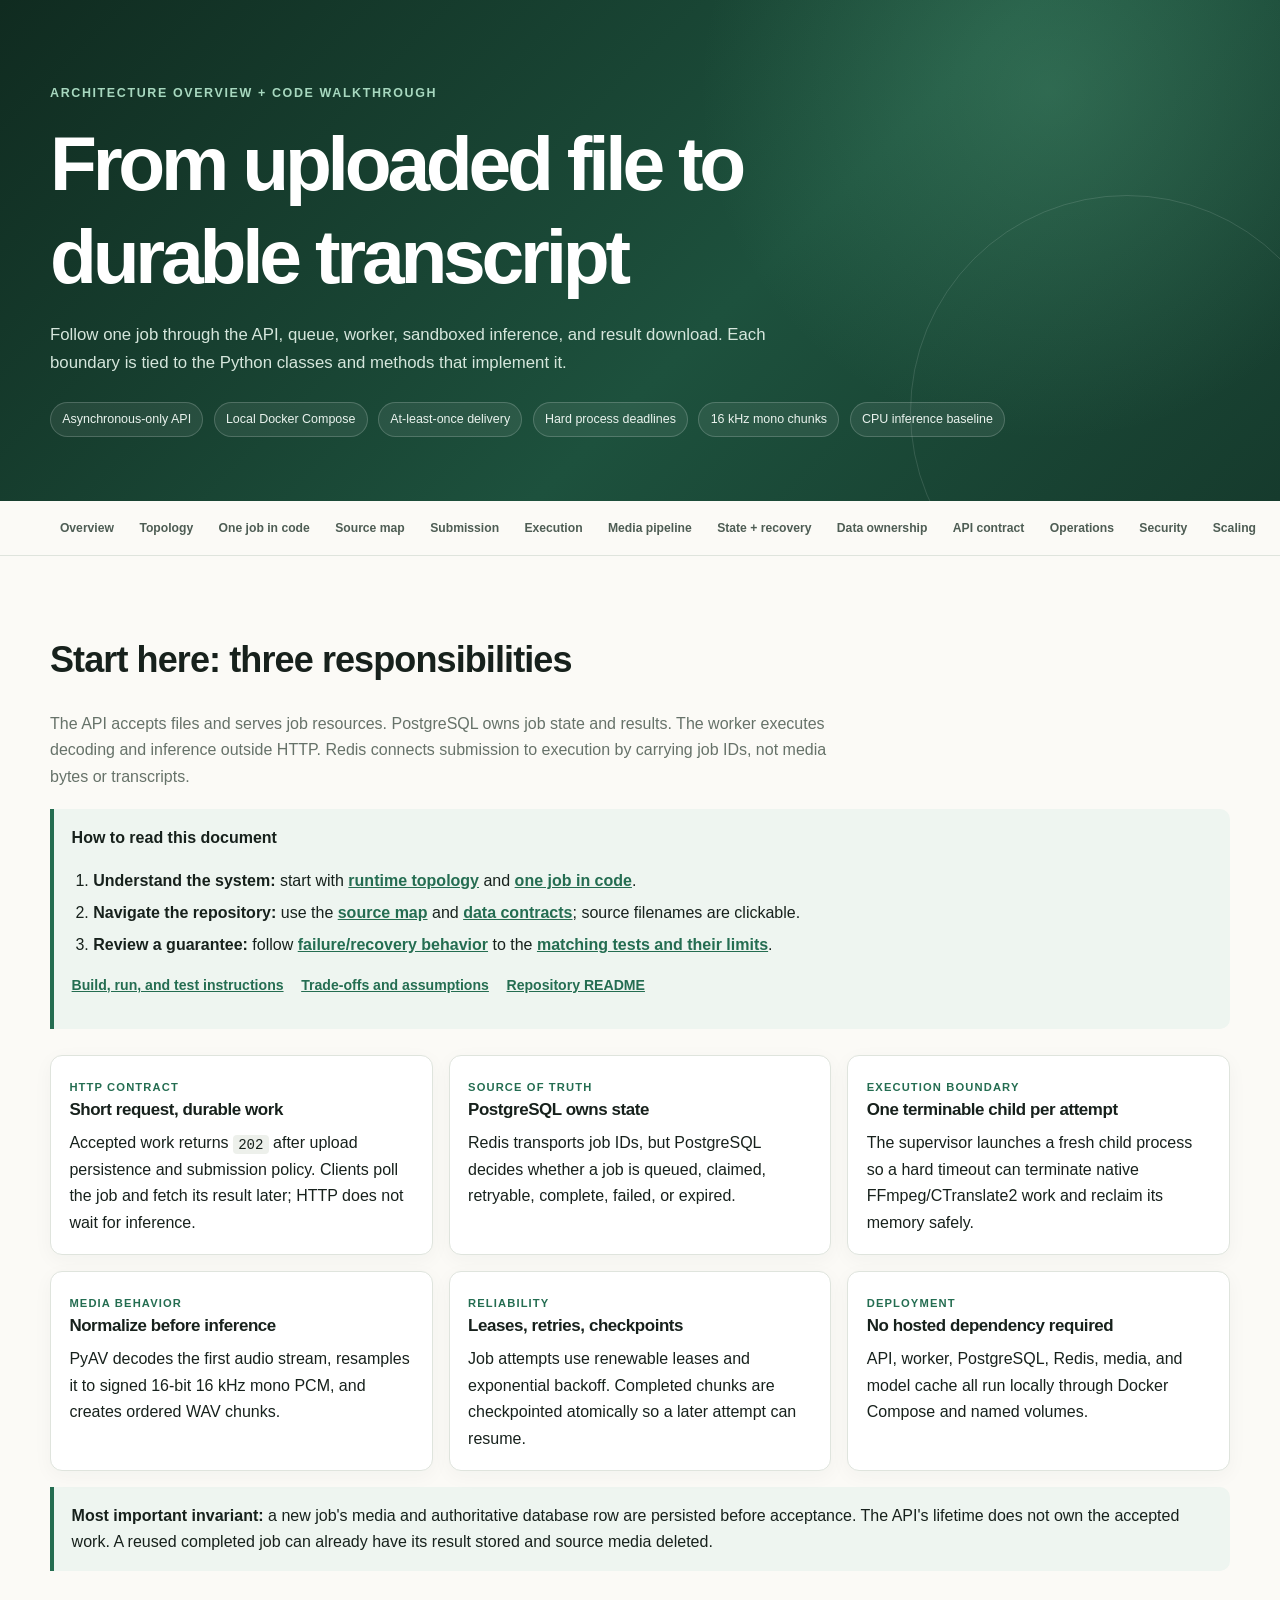
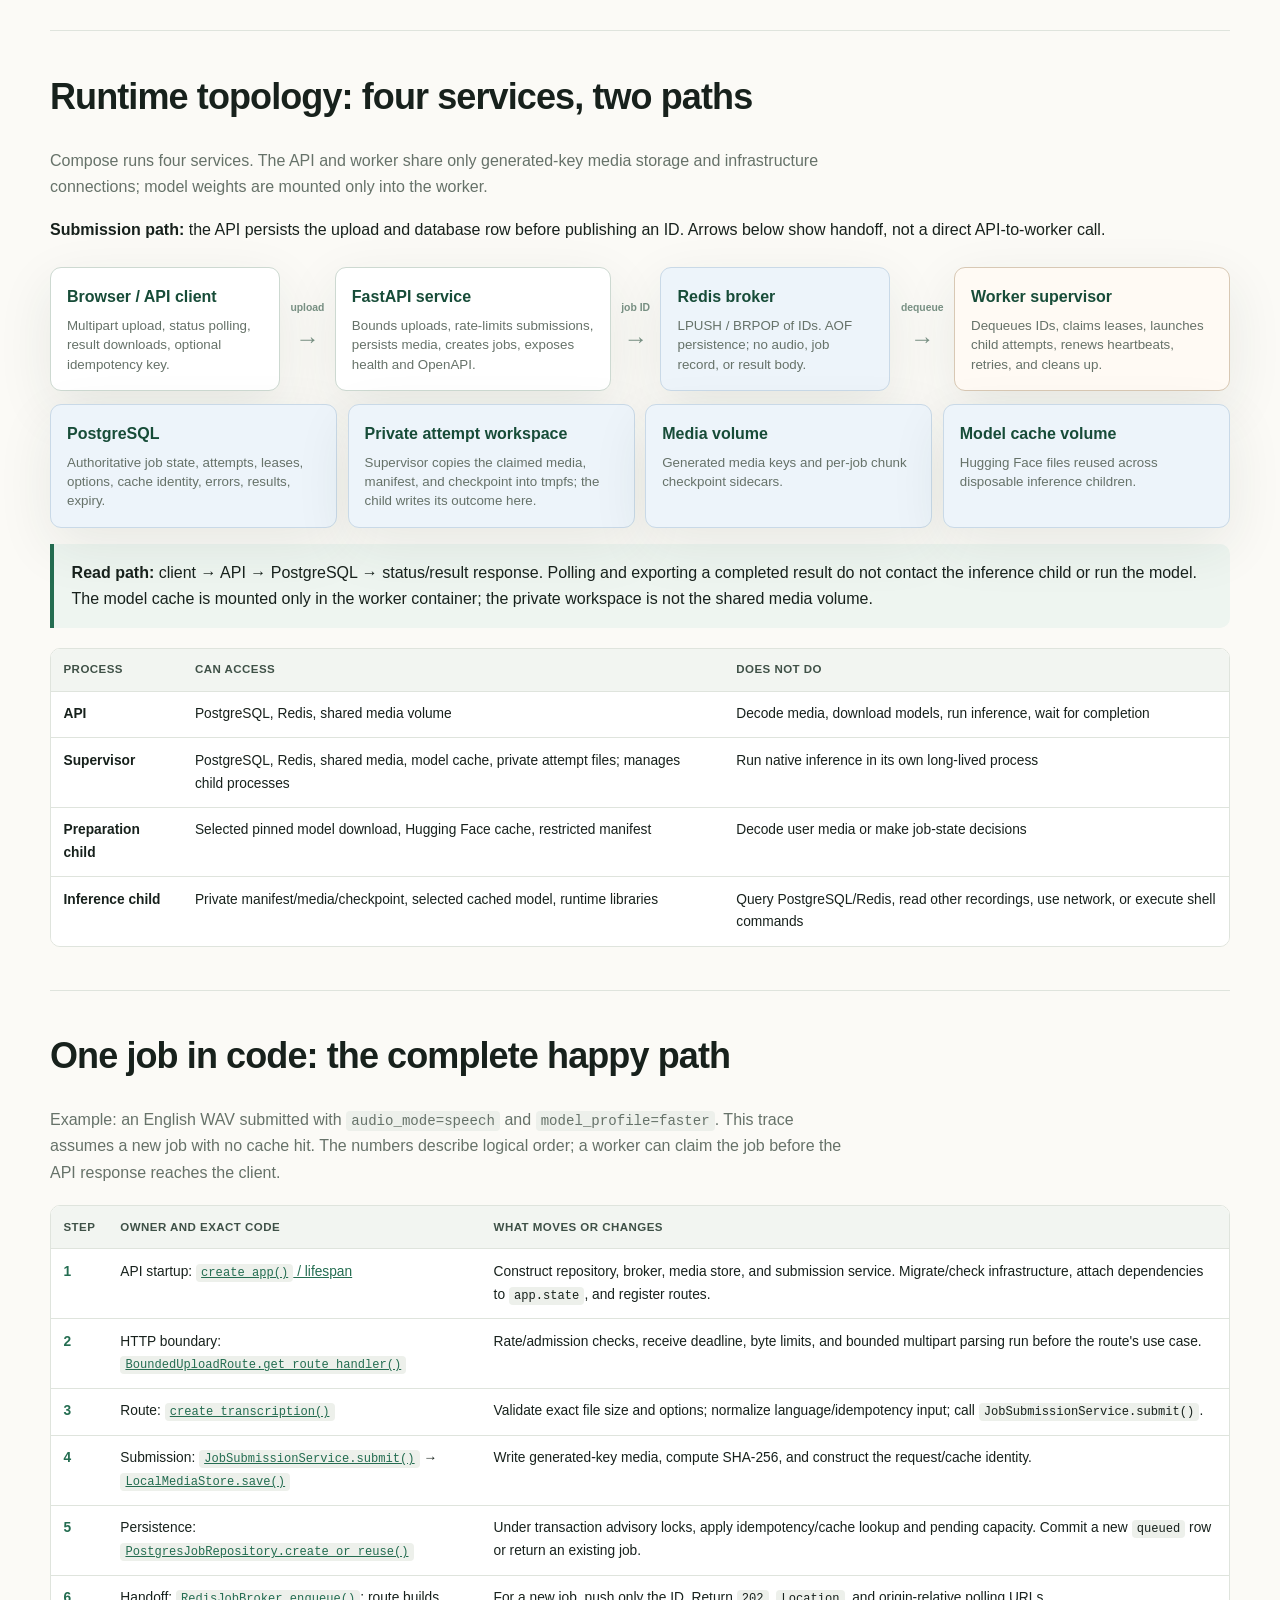
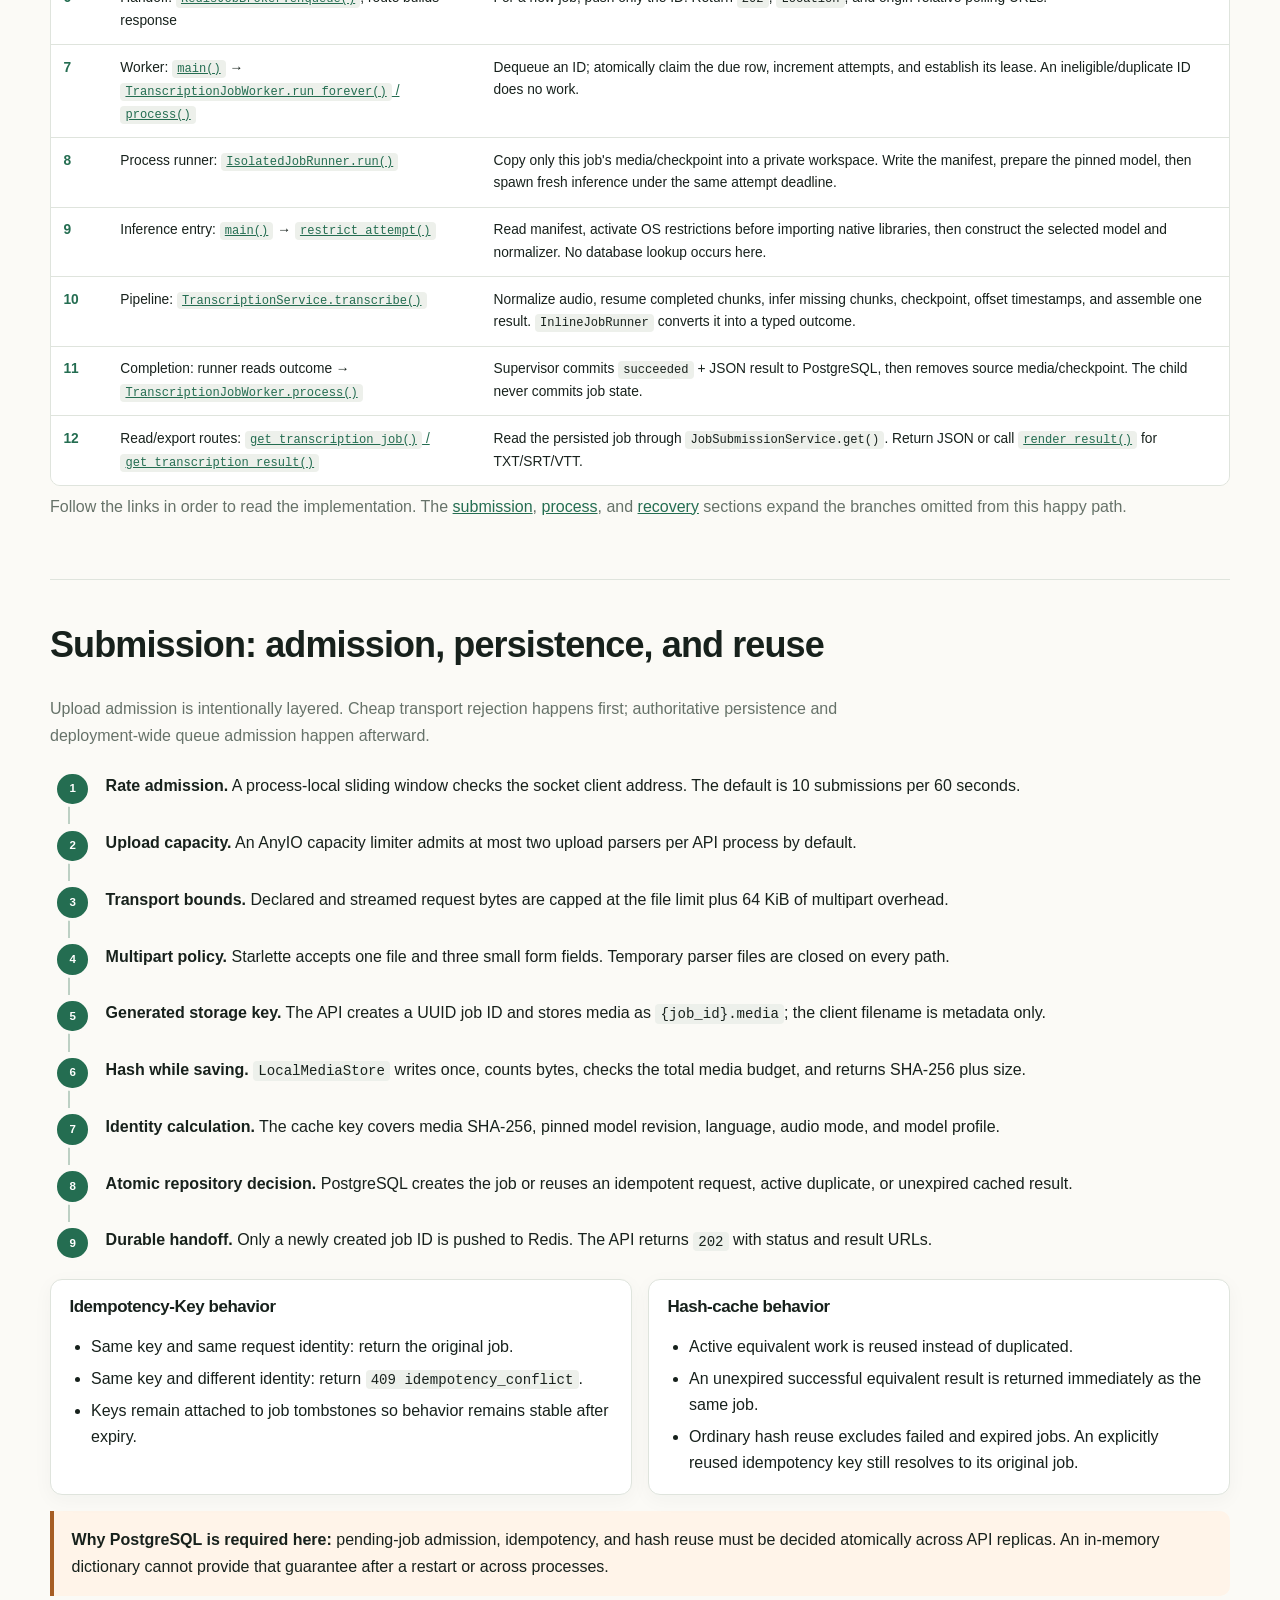
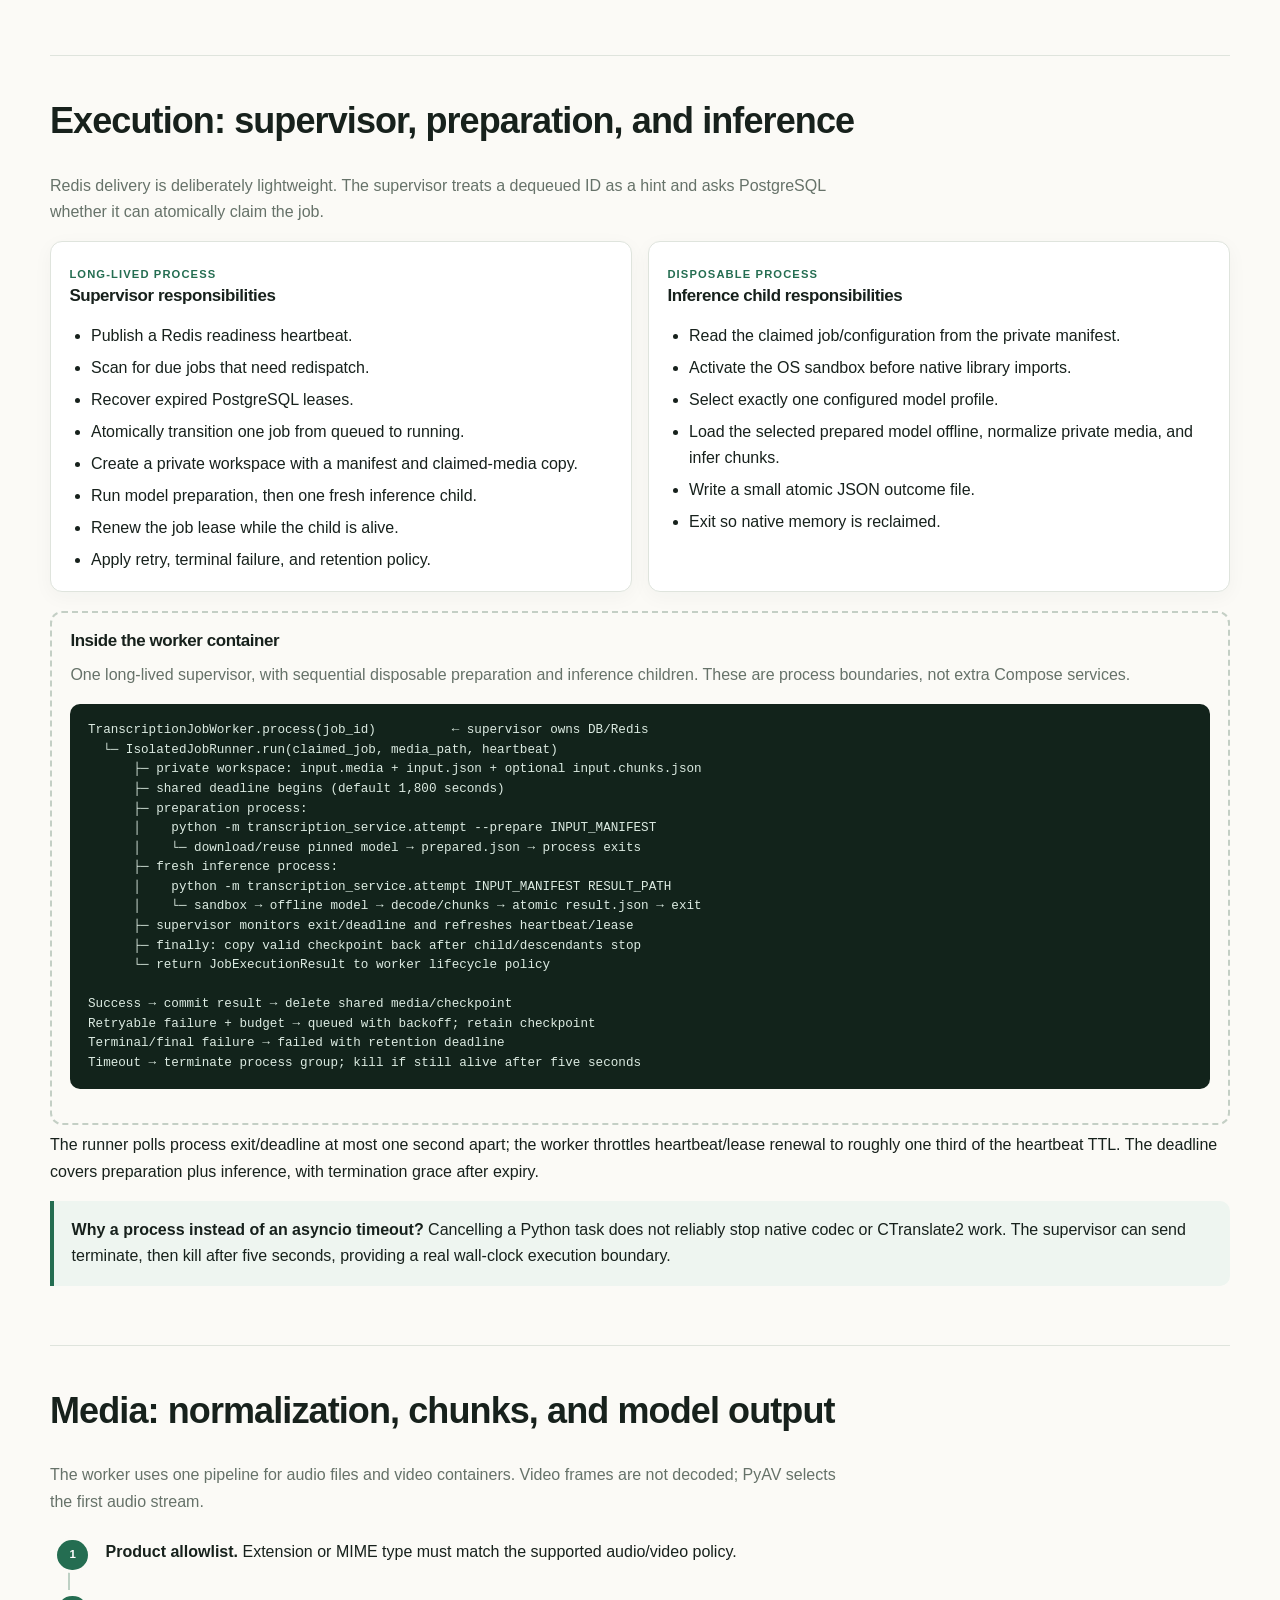
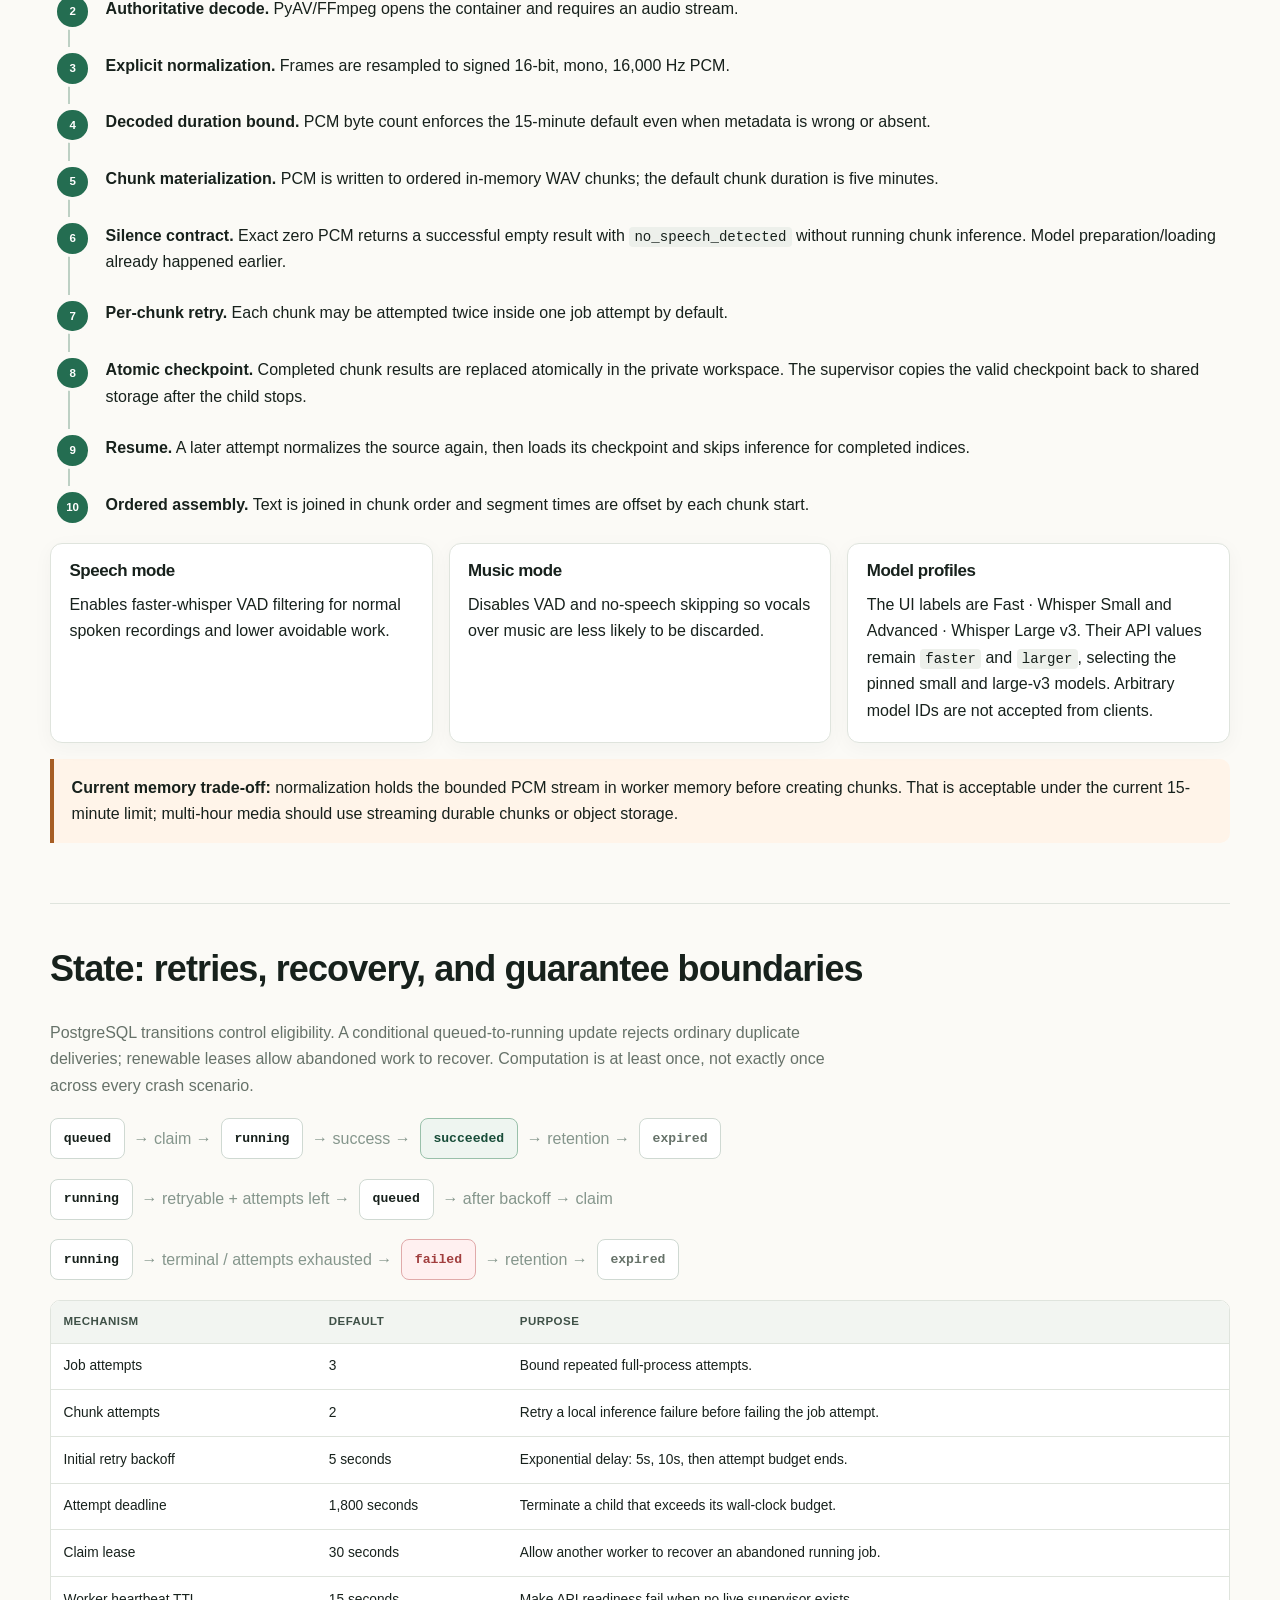
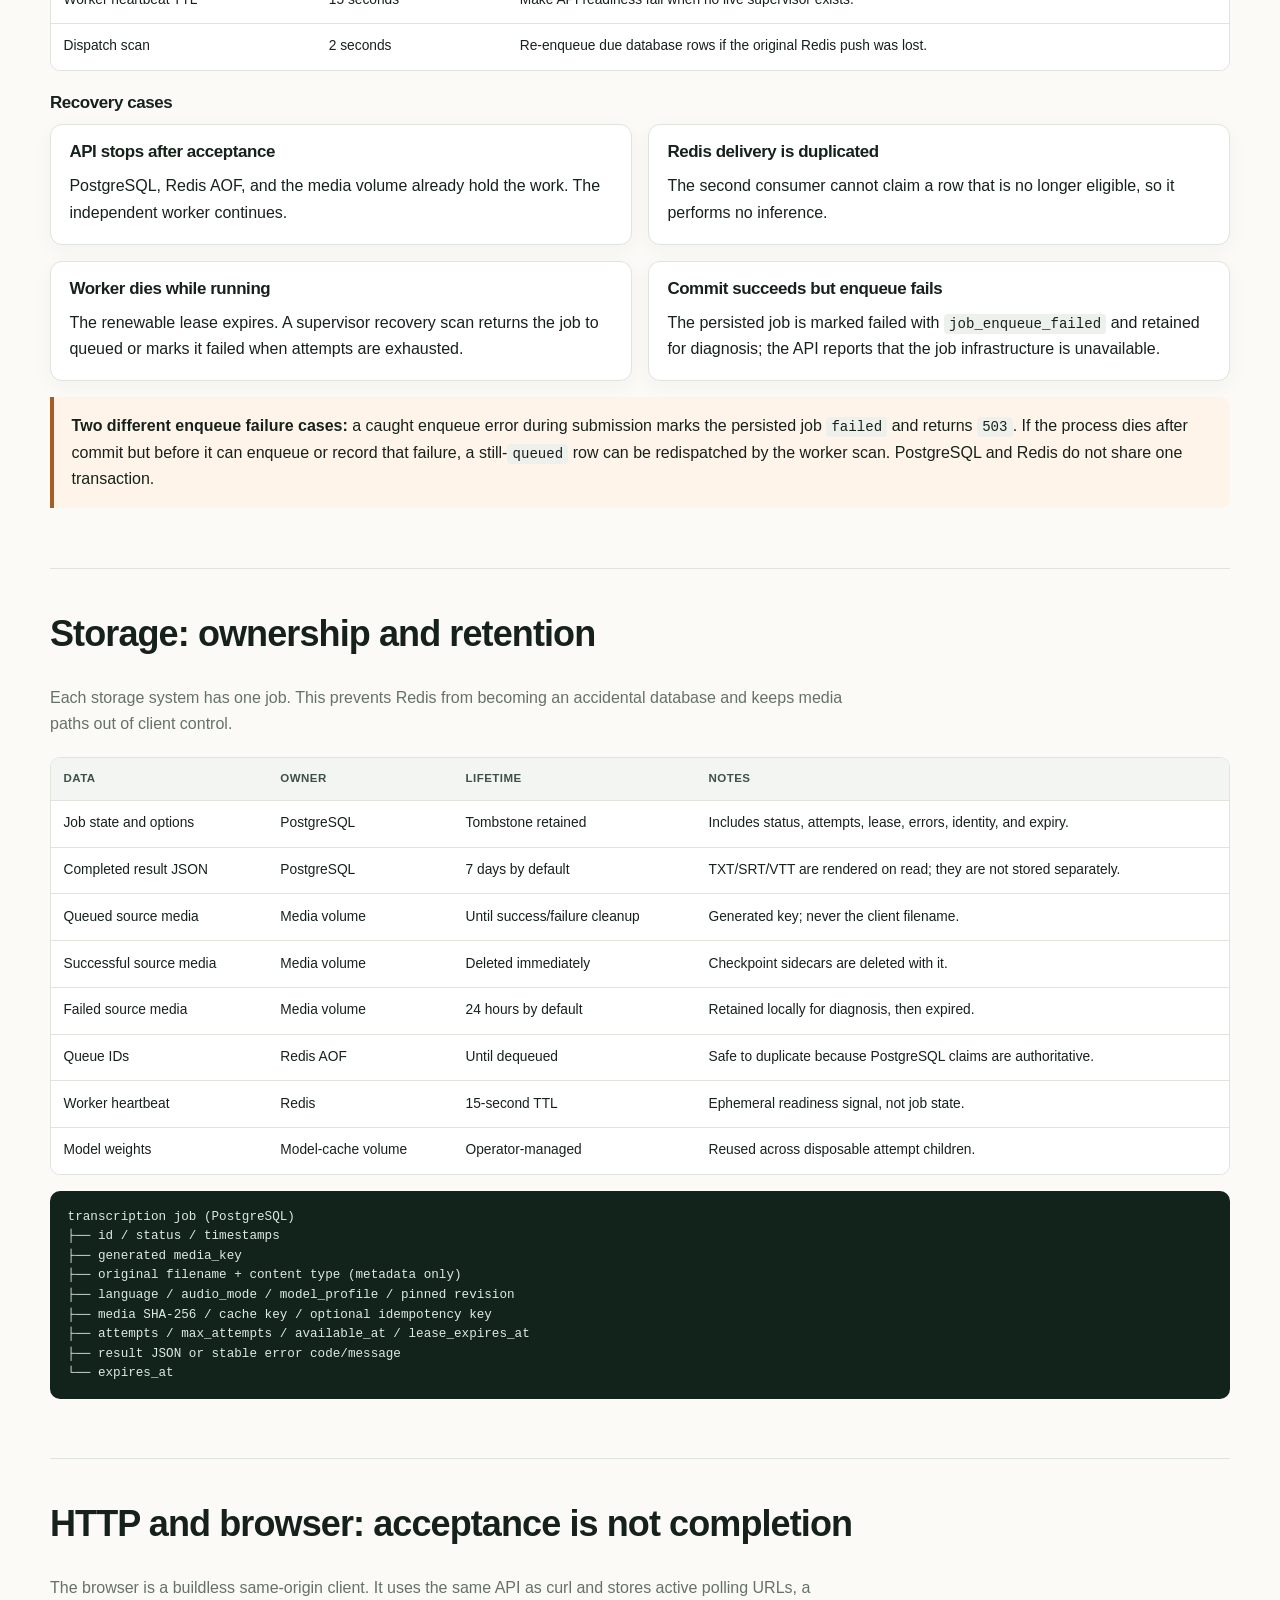
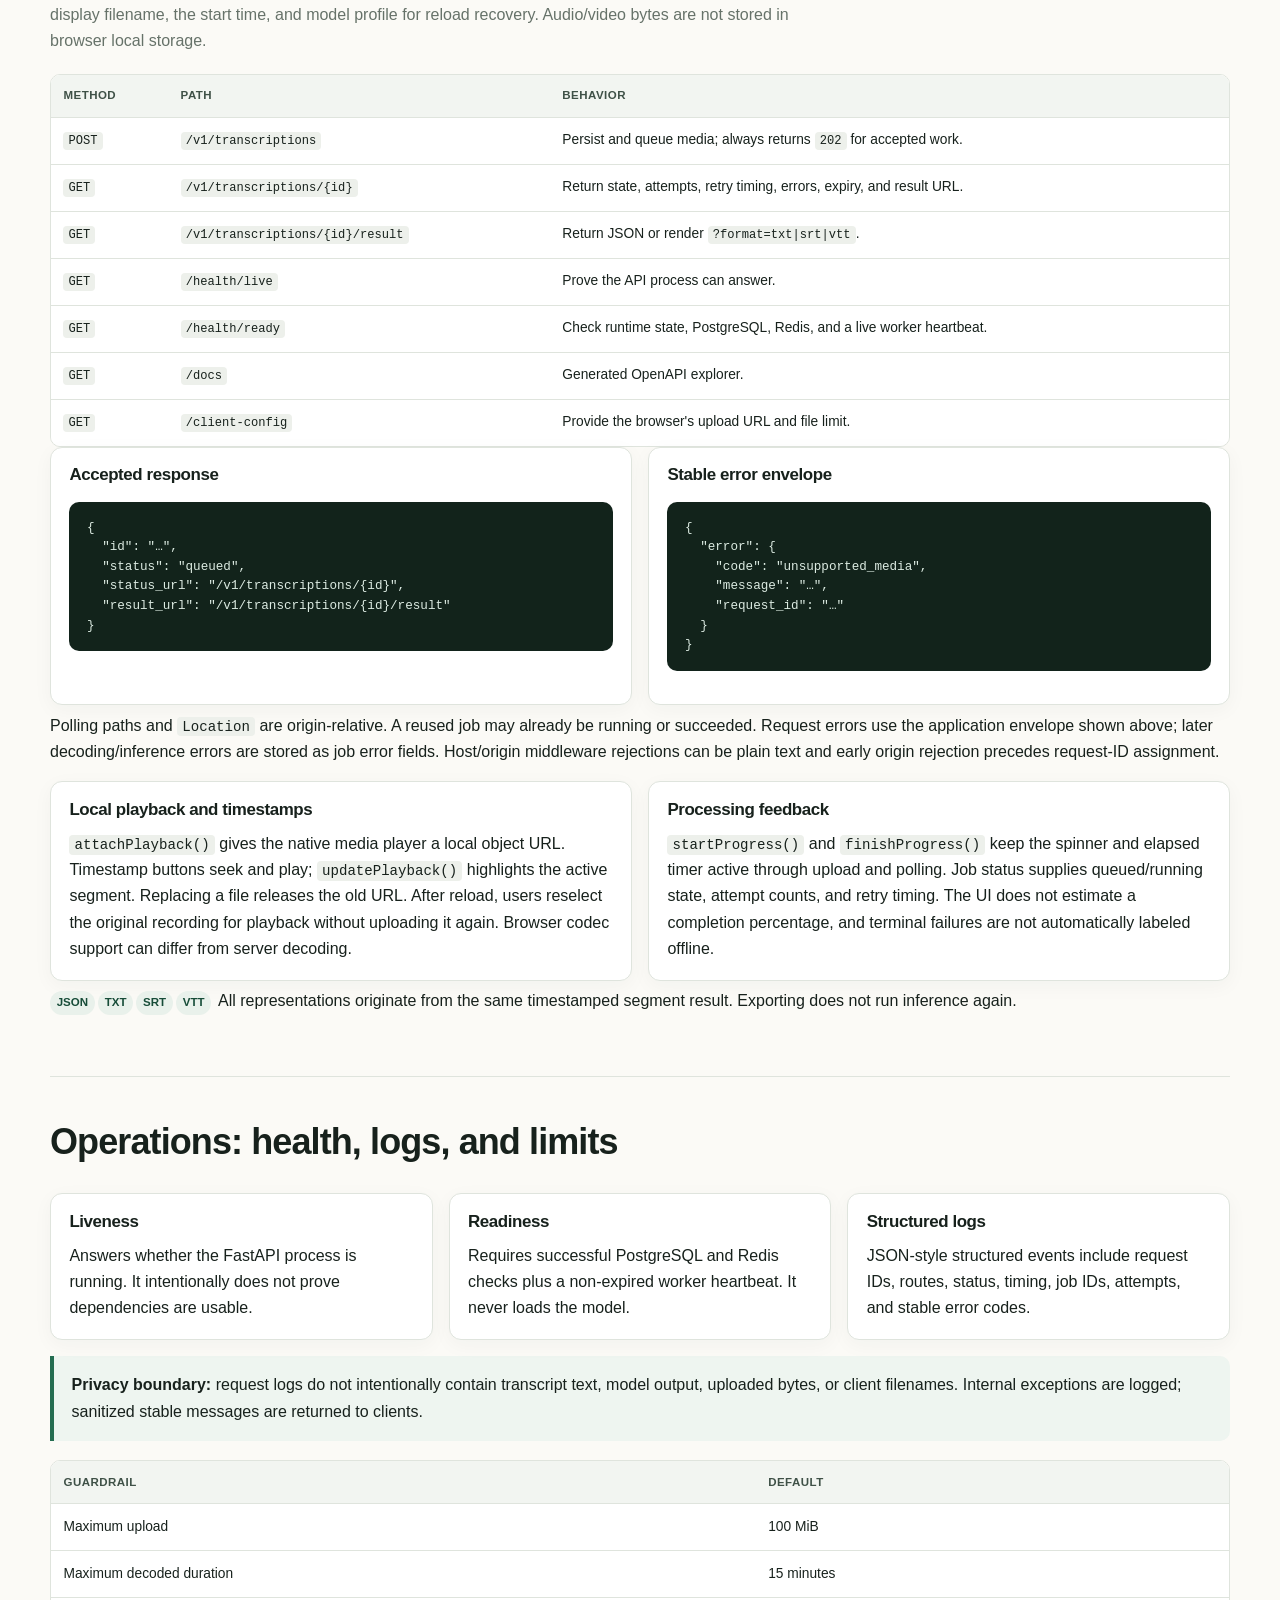
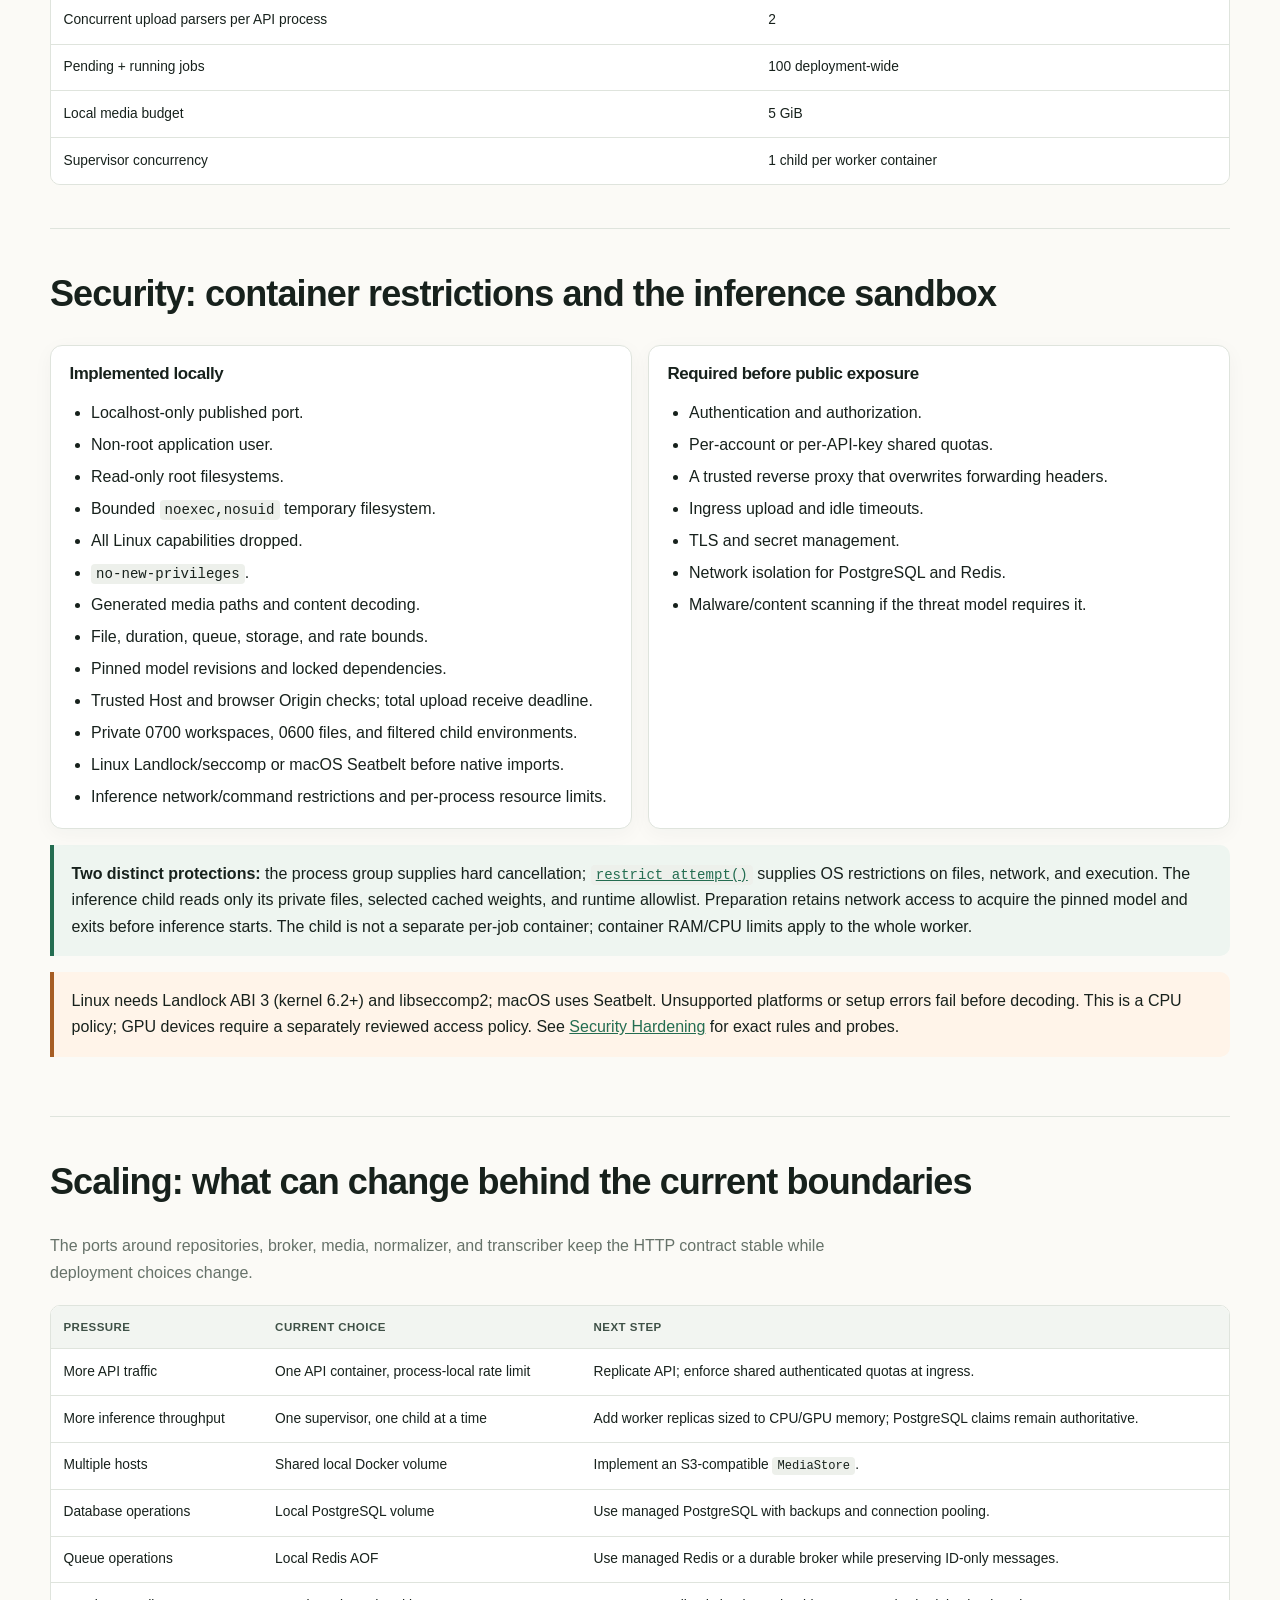
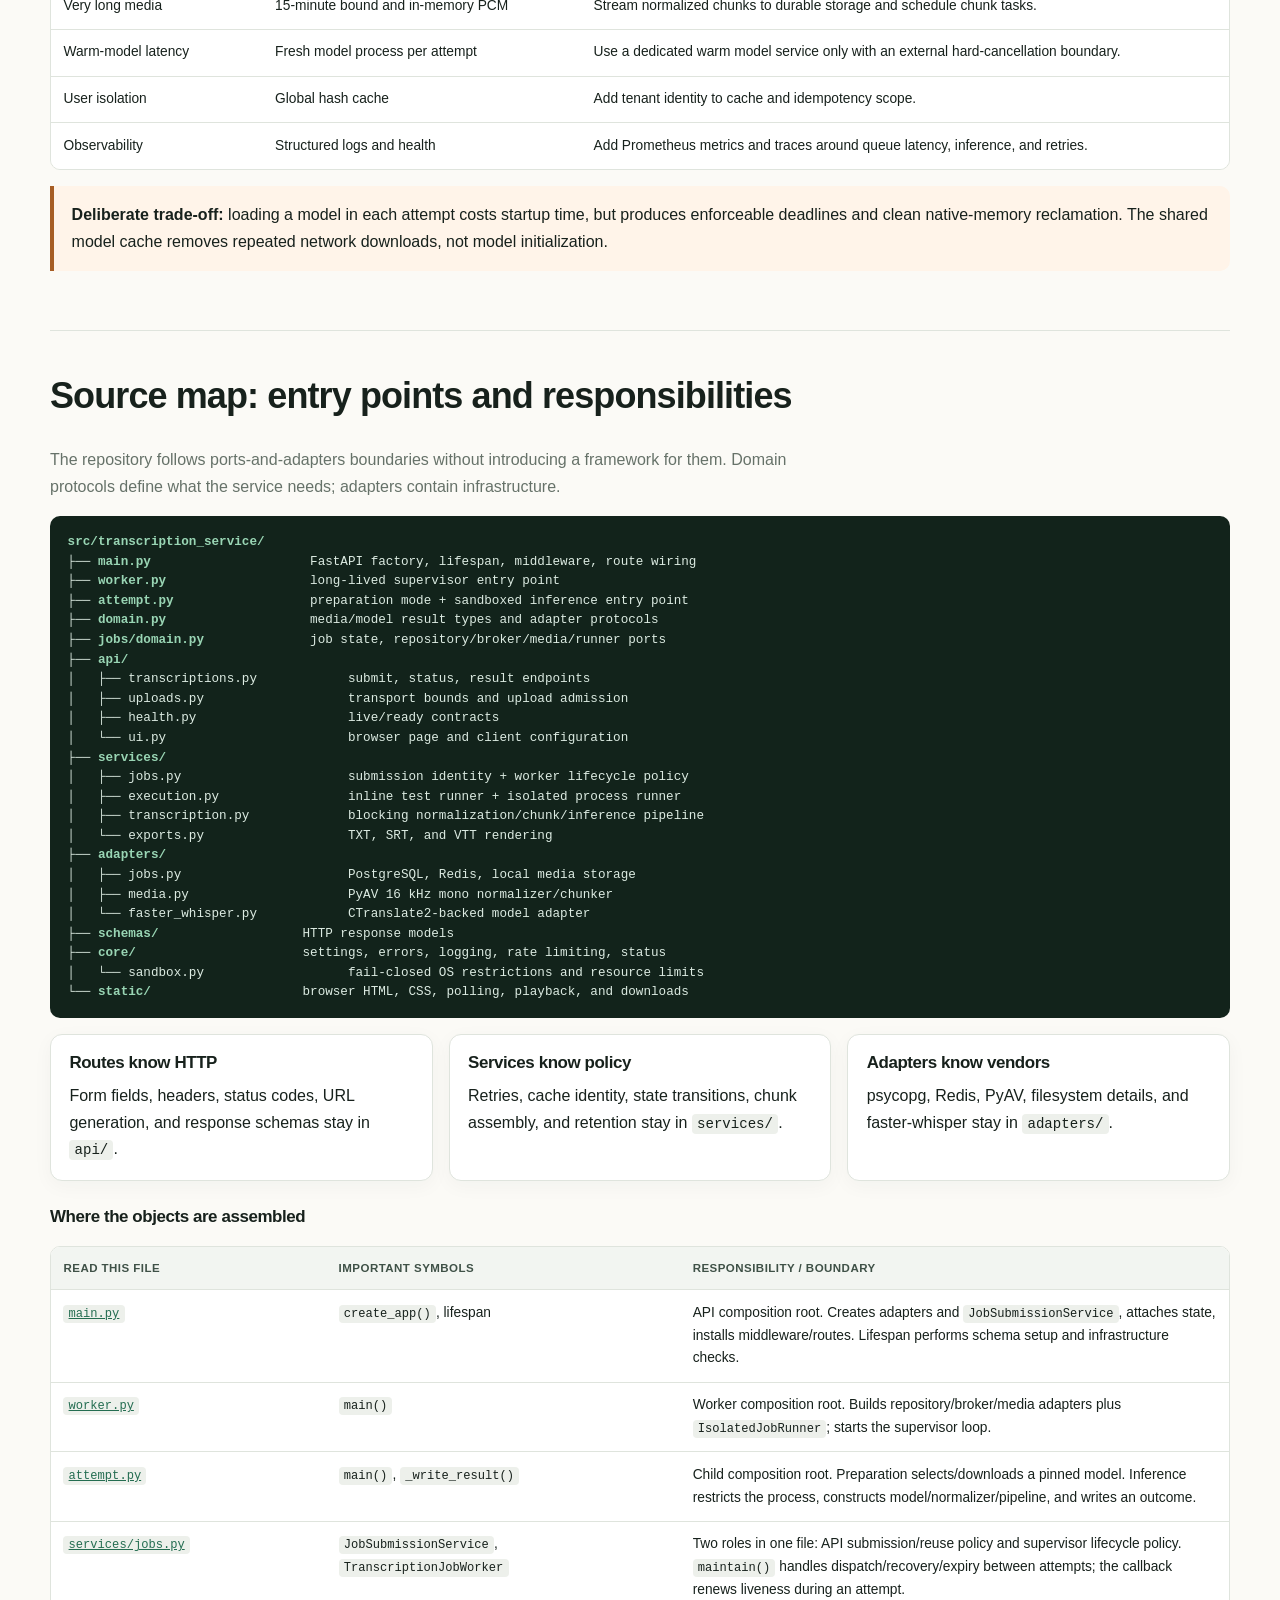
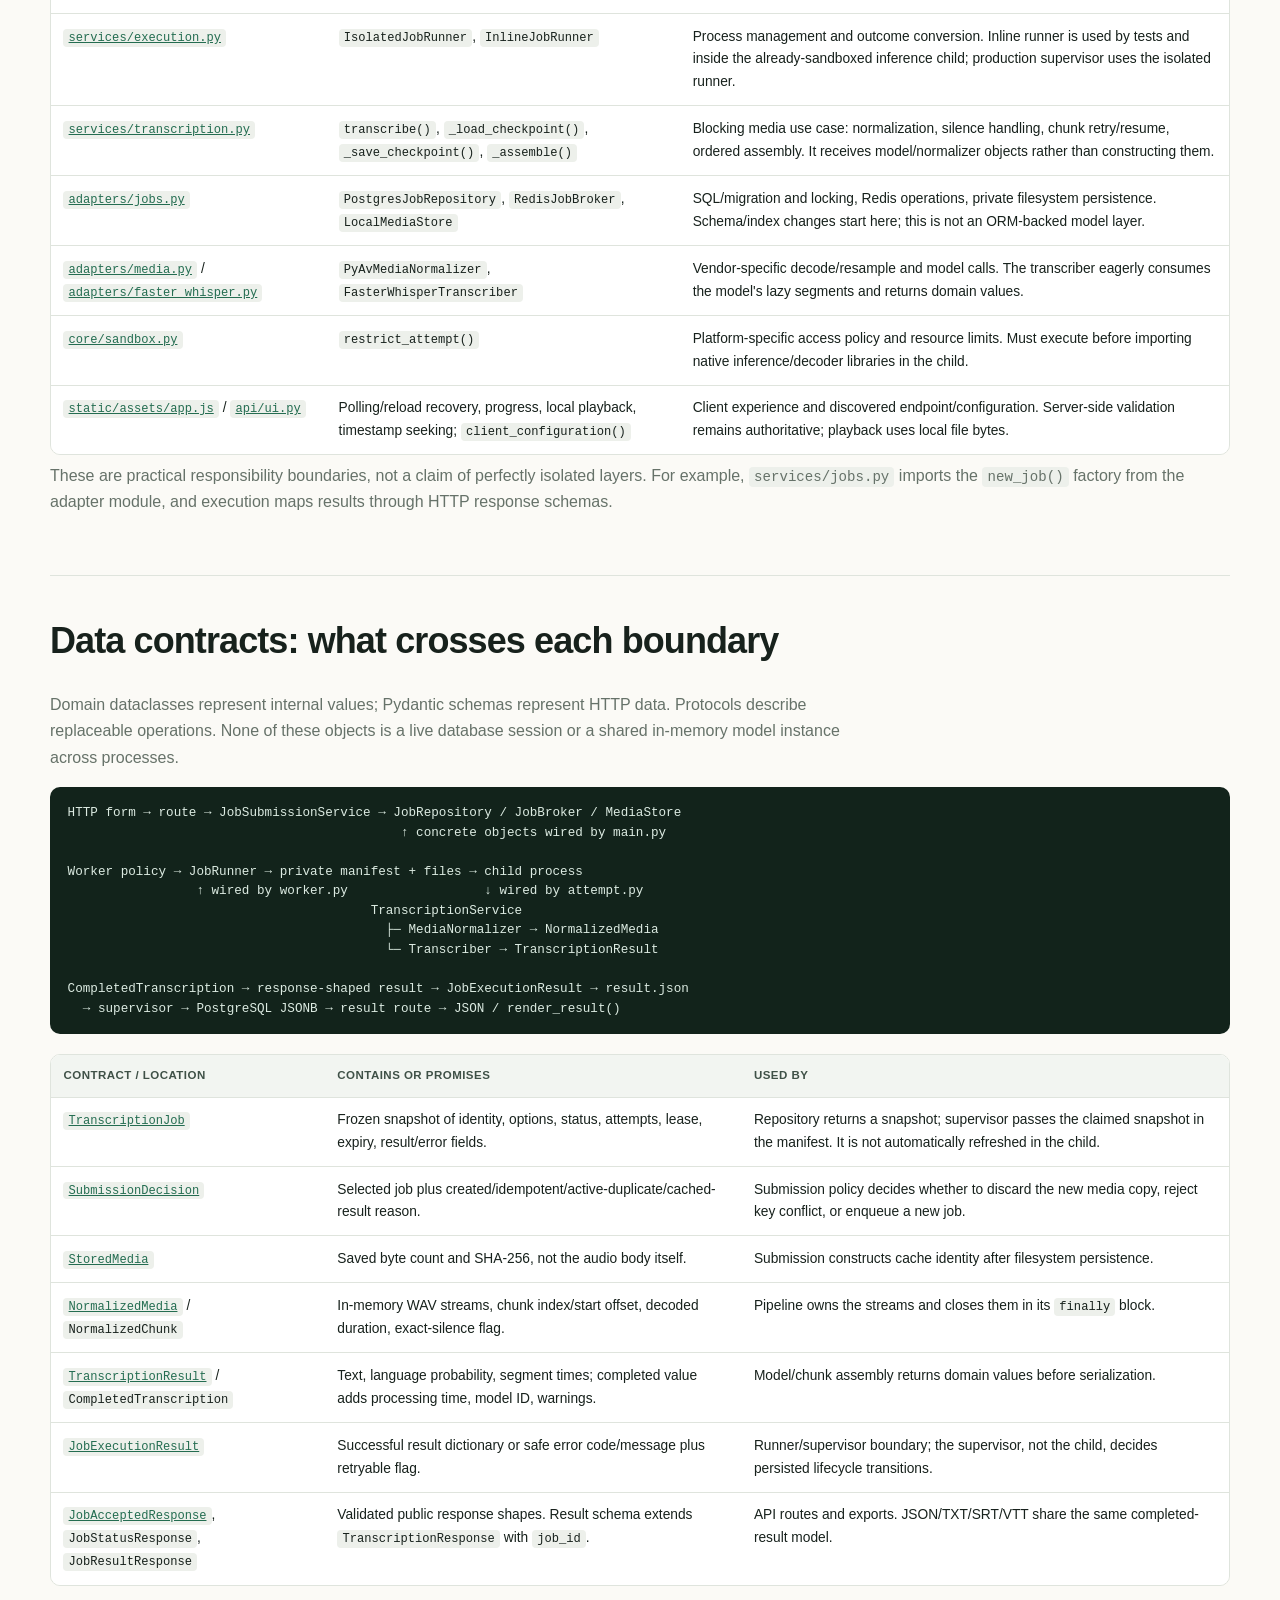
<file: docs/service-architecture.html>
<!doctype html>
<html lang="en">
  <head>
    <meta charset="utf-8">
    <meta name="viewport" content="width=device-width, initial-scale=1">
    <meta
      name="description"
      content="Runtime architecture, source-code walkthrough, process boundaries, and verification map for the local transcription service."
    >
    <title>Transcription Service · Architecture Reference</title>
    <style>
      :root {
        --ink: #17211c;
        --muted: #667269;
        --paper: #fbfaf6;
        --panel: #ffffff;
        --line: #dfe4dd;
        --soft: #eef5f0;
        --green: #246d51;
        --green-dark: #174c38;
        --blue: #315f88;
        --blue-soft: #edf4fa;
        --orange: #a65d24;
        --orange-soft: #fff4e9;
        --red: #a13e3e;
        --red-soft: #fff0f0;
        --code: #12231b;
        --shadow: 0 18px 55px rgb(37 51 43 / 9%);
        font-family: Inter, ui-sans-serif, -apple-system, BlinkMacSystemFont, "Segoe UI", sans-serif;
        color: var(--ink);
        background: var(--paper);
      }

      * { box-sizing: border-box; }
      html { scroll-behavior: smooth; }
      body { margin: 0; line-height: 1.65; }
      a { color: var(--green); }
      code, pre { font-family: "SFMono-Regular", Consolas, "Liberation Mono", monospace; }
      code { padding: 0.12rem 0.32rem; border-radius: 4px; background: #edf0eb; font-size: 0.88em; }
      h1, h2, h3, h4 { line-height: 1.2; letter-spacing: -0.025em; }
      h2 { margin-top: 0; font-size: clamp(1.55rem, 3vw, 2.25rem); }
      h3 { margin: 0 0 0.65rem; font-size: 1.06rem; }
      p { margin: 0.45rem 0 1rem; }
      ul, ol { padding-left: 1.35rem; }
      li + li { margin-top: 0.35rem; }

      .page-header {
        position: relative;
        overflow: hidden;
        padding: 4.75rem max(1.25rem, calc((100vw - 1180px) / 2)) 4rem;
        color: #fff;
        background:
          radial-gradient(circle at 82% 18%, rgb(98 179 139 / 28%), transparent 31%),
          linear-gradient(135deg, #102b20 0%, #1d513d 58%, #163b2d 100%);
      }

      .page-header::after {
        position: absolute;
        right: -4rem;
        bottom: -8rem;
        width: 27rem;
        height: 27rem;
        border: 1px solid rgb(255 255 255 / 12%);
        border-radius: 50%;
        content: "";
      }

      .eyebrow {
        margin-bottom: 0.85rem;
        color: #a7d8bf;
        font-size: 0.78rem;
        font-weight: 750;
        letter-spacing: 0.13em;
        text-transform: uppercase;
      }

      .page-header h1 {
        max-width: 860px;
        margin: 0;
        font-size: clamp(2.4rem, 6vw, 4.9rem);
        letter-spacing: -0.055em;
      }

      .lede {
        max-width: 760px;
        margin-top: 1.2rem;
        color: #d5e6dc;
        font-size: 1.05rem;
      }

      .header-facts {
        display: flex;
        flex-wrap: wrap;
        gap: 0.65rem;
        margin-top: 1.6rem;
      }

      .header-facts span {
        padding: 0.38rem 0.7rem;
        border: 1px solid rgb(255 255 255 / 18%);
        border-radius: 999px;
        background: rgb(255 255 255 / 7%);
        color: #eaf3ee;
        font-size: 0.78rem;
      }

      .layout {
        width: min(1180px, calc(100% - 2rem));
        margin: 0 auto;
      }

      .toc {
        position: sticky;
        z-index: 20;
        top: 0;
        overflow-x: auto;
        border-bottom: 1px solid var(--line);
        background: rgb(251 250 246 / 94%);
        backdrop-filter: blur(14px);
      }

      .toc nav {
        width: min(1180px, calc(100% - 2rem));
        display: flex;
        gap: 0.35rem;
        margin: 0 auto;
        padding: 0.68rem 0;
        white-space: nowrap;
      }

      .toc a {
        padding: 0.4rem 0.62rem;
        border-radius: 6px;
        color: #4e5d54;
        font-size: 0.76rem;
        font-weight: 650;
        text-decoration: none;
      }

      .toc a:hover { background: var(--soft); color: var(--green-dark); }

      main { padding: 2.4rem 0 5rem; }
      section { padding: 2.7rem 0; scroll-margin-top: 4.5rem; }
      section + section { border-top: 1px solid var(--line); }
      .section-intro { max-width: 800px; color: var(--muted); font-size: 1rem; }

      .grid { display: grid; grid-template-columns: repeat(2, minmax(0, 1fr)); gap: 1rem; }
      .grid.three { grid-template-columns: repeat(3, minmax(0, 1fr)); }
      .card {
        min-width: 0;
        padding: 1.1rem 1.15rem;
        border: 1px solid var(--line);
        border-radius: 12px;
        background: var(--panel);
        box-shadow: 0 5px 20px rgb(34 53 42 / 4%);
      }
      .card p:last-child, .card ul:last-child { margin-bottom: 0; }
      .card-label {
        color: var(--green);
        font-size: 0.7rem;
        font-weight: 800;
        letter-spacing: 0.1em;
        text-transform: uppercase;
      }

      .callout {
        margin: 1rem 0;
        padding: 1rem 1.1rem;
        border-left: 4px solid var(--green);
        border-radius: 0 10px 10px 0;
        background: var(--soft);
      }
      .callout.warning { border-color: var(--orange); background: var(--orange-soft); }
      .callout.danger { border-color: var(--red); background: var(--red-soft); }

      .topology {
        display: grid;
        grid-template-columns: 1fr auto 1.2fr auto 1fr auto 1.2fr;
        gap: 0.65rem;
        align-items: stretch;
        margin-top: 1.5rem;
      }

      .node {
        min-width: 0;
        padding: 1rem;
        border: 1px solid #cdd9d1;
        border-radius: 11px;
        background: #fff;
        box-shadow: var(--shadow);
      }
      .node strong { display: block; color: var(--green-dark); }
      .node small { display: block; margin-top: 0.35rem; color: var(--muted); line-height: 1.45; }
      .node.storage { border-color: #c9d9e7; background: var(--blue-soft); }
      .node.worker { border-color: #d8c8b4; background: #fffaf4; }
      .arrow { display: flex; flex-direction: column; justify-content: center; align-items: center; gap: 0.2rem; color: #799184; font-size: 1.5rem; }
      .arrow small { font-size: 0.65rem; font-weight: 700; }
      .reading-guide { margin: 1.2rem 0 1.6rem; }
      .reading-guide a { font-weight: 650; }
      .trace-table { min-width: 780px; }
      .trace-table td:first-child { width: 3rem; color: var(--green); font-weight: 800; }
      .trace-table code, .contract-table code { overflow-wrap: anywhere; }
      .section-links { display: flex; flex-wrap: wrap; gap: 0.5rem 1.1rem; font-size: 0.88rem; }
      .process-boundary { margin-top: 1.2rem; padding: 1.15rem; border: 2px dashed #c4cfc5; border-radius: 12px; }
      .process-boundary > p { color: var(--muted); }
      .support-row {
        display: grid;
        grid-template-columns: repeat(4, minmax(0, 1fr));
        gap: 0.65rem;
        margin-top: 0.8rem;
      }

      .sequence { margin: 1.5rem 0 0; padding: 0; counter-reset: flow; list-style: none; }
      .sequence li {
        position: relative;
        min-height: 3.2rem;
        margin-left: 1.15rem;
        padding: 0 0 1.2rem 2.2rem;
        border-left: 2px solid #bdd0c4;
        counter-increment: flow;
      }
      .sequence li:last-child { border-left-color: transparent; }
      .sequence li::before {
        position: absolute;
        top: -0.15rem;
        left: -1rem;
        width: 1.9rem;
        height: 1.9rem;
        display: grid;
        place-items: center;
        border: 3px solid var(--paper);
        border-radius: 50%;
        background: var(--green);
        color: #fff;
        content: counter(flow);
        font-size: 0.72rem;
        font-weight: 800;
      }

      .state-flow {
        display: flex;
        flex-wrap: wrap;
        gap: 0.55rem;
        align-items: center;
        margin: 1.2rem 0;
      }
      .state {
        padding: 0.55rem 0.8rem;
        border: 1px solid #cfd9d2;
        border-radius: 8px;
        background: #fff;
        font-family: "SFMono-Regular", Consolas, monospace;
        font-size: 0.82rem;
        font-weight: 700;
      }
      .state.good { border-color: #99c0aa; background: var(--soft); color: var(--green-dark); }
      .state.bad { border-color: #e0aaaa; background: var(--red-soft); color: var(--red); }
      .state.dim { color: var(--muted); }
      .state-arrow { color: #85968c; }

      .table-wrap { overflow-x: auto; margin-top: 1.2rem; border: 1px solid var(--line); border-radius: 10px; }
      table { width: 100%; border-collapse: collapse; background: #fff; font-size: 0.86rem; }
      th, td { padding: 0.72rem 0.78rem; border-bottom: 1px solid var(--line); text-align: left; vertical-align: top; }
      th { background: #f2f5f1; color: #3f5147; font-size: 0.72rem; letter-spacing: 0.04em; text-transform: uppercase; }
      tr:last-child td { border-bottom: 0; }

      pre {
        overflow-x: auto;
        margin: 1rem 0;
        padding: 1rem 1.1rem;
        border-radius: 10px;
        background: var(--code);
        color: #dcebe2;
        font-size: 0.79rem;
        line-height: 1.55;
      }
      pre code { padding: 0; background: transparent; color: inherit; font-size: inherit; }

      .file-tree { color: #dcebe2; }
      .file-tree b { color: #99d5b4; }
      .muted { color: var(--muted); }
      .pill {
        display: inline-block;
        margin: 0.12rem 0.2rem 0.12rem 0;
        padding: 0.16rem 0.42rem;
        border-radius: 999px;
        background: #e9f1eb;
        color: var(--green-dark);
        font-size: 0.72rem;
        font-weight: 700;
      }

      footer {
        padding: 2rem 0 3rem;
        border-top: 1px solid var(--line);
        color: var(--muted);
        font-size: 0.82rem;
      }

      @media (max-width: 900px) {
        .grid.three { grid-template-columns: 1fr 1fr; }
        .topology { grid-template-columns: 1fr; }
        .topology > .arrow { font-size: 0; }
        .topology > .arrow::after { content: "↓"; font-size: 1.5rem; }
        .support-row { grid-template-columns: 1fr 1fr; }
      }

      @media (max-width: 620px) {
        .page-header { padding-top: 3.3rem; }
        .grid, .grid.three, .support-row { grid-template-columns: 1fr; }
        section { padding: 2.1rem 0; }
        th, td { min-width: 145px; }
      }

      @media print {
        .toc { display: none; }
        .page-header { padding: 2rem; color: #111; background: #fff; }
        .page-header .lede, .page-header .eyebrow, .header-facts span { color: #333; }
        .card, .node { box-shadow: none; break-inside: avoid; }
        section { break-inside: avoid; }
      }
    </style>
  </head>
  <body>
    <header class="page-header">
      <p class="eyebrow">Architecture overview + code walkthrough</p>
      <h1>From uploaded file to durable transcript</h1>
      <p class="lede">
        Follow one job through the API, queue, worker, sandboxed inference, and result download.
        Each boundary is tied to the Python classes and methods that implement it.
      </p>
      <div class="header-facts" aria-label="Architecture summary">
        <span>Asynchronous-only API</span>
        <span>Local Docker Compose</span>
        <span>At-least-once delivery</span>
        <span>Hard process deadlines</span>
        <span>16 kHz mono chunks</span>
        <span>CPU inference baseline</span>
      </div>
    </header>

    <div class="toc">
      <nav aria-label="Document sections">
        <a href="#overview">Overview</a>
        <a href="#topology">Topology</a>
        <a href="#walkthrough">One job in code</a>
        <a href="#code-map">Source map</a>
        <a href="#submission">Submission</a>
        <a href="#execution">Execution</a>
        <a href="#media">Media pipeline</a>
        <a href="#state">State + recovery</a>
        <a href="#data">Data ownership</a>
        <a href="#api">API contract</a>
        <a href="#operations">Operations</a>
        <a href="#security">Security</a>
        <a href="#scaling">Scaling</a>
        <a href="#contracts">Data contracts</a>
        <a href="#verification">Tests + change guide</a>
      </nav>
    </div>

    <main class="layout">
      <section id="overview">
        <h2>Start here: three responsibilities</h2>
        <p class="section-intro">
          The API accepts files and serves job resources. PostgreSQL owns job state and results.
          The worker executes decoding and inference outside HTTP. Redis connects submission to
          execution by carrying job IDs, not media bytes or transcripts.
        </p>

        <div class="callout reading-guide">
          <strong>How to read this document</strong>
          <ol>
            <li><strong>Understand the system:</strong> start with <a href="#topology">runtime topology</a> and <a href="#walkthrough">one job in code</a>.</li>
            <li><strong>Navigate the repository:</strong> use the <a href="#code-map">source map</a> and <a href="#contracts">data contracts</a>; source filenames are clickable.</li>
            <li><strong>Review a guarantee:</strong> follow <a href="#state">failure/recovery behavior</a> to the <a href="#verification">matching tests and their limits</a>.</li>
          </ol>
          <p class="section-links">
            <a href="execution-instructions.md">Build, run, and test instructions</a>
            <a href="trade-offs-and-assumptions.md">Trade-offs and assumptions</a>
            <a href="../README.md">Repository README</a>
          </p>
        </div>

        <div class="grid three">
          <article class="card">
            <span class="card-label">HTTP contract</span>
            <h3>Short request, durable work</h3>
            <p>
              Accepted work returns <code>202</code> after upload persistence and submission policy.
              Clients poll the job and fetch its result later; HTTP does not wait for inference.
            </p>
          </article>
          <article class="card">
            <span class="card-label">Source of truth</span>
            <h3>PostgreSQL owns state</h3>
            <p>
              Redis transports job IDs, but PostgreSQL decides whether a job is queued, claimed,
              retryable, complete, failed, or expired.
            </p>
          </article>
          <article class="card">
            <span class="card-label">Execution boundary</span>
            <h3>One terminable child per attempt</h3>
            <p>
              The supervisor launches a fresh child process so a hard timeout can terminate native
              FFmpeg/CTranslate2 work and reclaim its memory safely.
            </p>
          </article>
          <article class="card">
            <span class="card-label">Media behavior</span>
            <h3>Normalize before inference</h3>
            <p>
              PyAV decodes the first audio stream, resamples it to signed 16-bit 16 kHz mono PCM,
              and creates ordered WAV chunks.
            </p>
          </article>
          <article class="card">
            <span class="card-label">Reliability</span>
            <h3>Leases, retries, checkpoints</h3>
            <p>
              Job attempts use renewable leases and exponential backoff. Completed chunks are
              checkpointed atomically so a later attempt can resume.
            </p>
          </article>
          <article class="card">
            <span class="card-label">Deployment</span>
            <h3>No hosted dependency required</h3>
            <p>
              API, worker, PostgreSQL, Redis, media, and model cache all run locally through Docker
              Compose and named volumes.
            </p>
          </article>
        </div>

        <div class="callout">
          <strong>Most important invariant:</strong> a new job's media and authoritative database row
          are persisted before acceptance. The API's lifetime does not own the accepted work.
          A reused completed job can already have its result stored and source media deleted.
        </div>
      </section>

      <section id="topology">
        <h2>Runtime topology: four services, two paths</h2>
        <p class="section-intro">
          Compose runs four services. The API and worker share only generated-key media storage and
          infrastructure connections; model weights are mounted only into the worker.
        </p>

        <p><strong>Submission path:</strong> the API persists the upload and database row before publishing an ID. Arrows below show handoff, not a direct API-to-worker call.</p>
        <div class="topology" role="group" aria-label="Submission handoff: client uploads to API, API pushes a job ID to Redis, worker pops the ID.">
          <div class="node">
            <strong>Browser / API client</strong>
            <small>Multipart upload, status polling, result downloads, optional idempotency key.</small>
          </div>
          <div class="arrow" aria-hidden="true"><small>upload</small>→</div>
          <div class="node">
            <strong>FastAPI service</strong>
            <small>Bounds uploads, rate-limits submissions, persists media, creates jobs, exposes health and OpenAPI.</small>
          </div>
          <div class="arrow" aria-hidden="true"><small>job ID</small>→</div>
          <div class="node storage">
            <strong>Redis broker</strong>
            <small>LPUSH / BRPOP of IDs. AOF persistence; no audio, job record, or result body.</small>
          </div>
          <div class="arrow" aria-hidden="true"><small>dequeue</small>→</div>
          <div class="node worker">
            <strong>Worker supervisor</strong>
            <small>Dequeues IDs, claims leases, launches child attempts, renews heartbeats, retries, and cleans up.</small>
          </div>
        </div>

        <div class="support-row">
          <div class="node storage">
            <strong>PostgreSQL</strong>
            <small>Authoritative job state, attempts, leases, options, cache identity, errors, results, expiry.</small>
          </div>
          <div class="node storage">
            <strong>Private attempt workspace</strong>
            <small>Supervisor copies the claimed media, manifest, and checkpoint into tmpfs; the child writes its outcome here.</small>
          </div>
          <div class="node storage">
            <strong>Media volume</strong>
            <small>Generated media keys and per-job chunk checkpoint sidecars.</small>
          </div>
          <div class="node storage">
            <strong>Model cache volume</strong>
            <small>Hugging Face files reused across disposable inference children.</small>
          </div>
        </div>

        <div class="callout">
          <strong>Read path:</strong> client → API → PostgreSQL → status/result response.
          Polling and exporting a completed result do not contact the inference child or run the model.
          The model cache is mounted only in the worker container; the private workspace is not the shared media volume.
        </div>

        <div class="table-wrap">
          <table>
            <thead><tr><th>Process</th><th>Can access</th><th>Does not do</th></tr></thead>
            <tbody>
              <tr>
                <td><strong>API</strong></td>
                <td>PostgreSQL, Redis, shared media volume</td>
                <td>Decode media, download models, run inference, wait for completion</td>
              </tr>
              <tr>
                <td><strong>Supervisor</strong></td>
                <td>PostgreSQL, Redis, shared media, model cache, private attempt files; manages child processes</td>
                <td>Run native inference in its own long-lived process</td>
              </tr>
              <tr>
                <td><strong>Preparation child</strong></td>
                <td>Selected pinned model download, Hugging Face cache, restricted manifest</td>
                <td>Decode user media or make job-state decisions</td>
              </tr>
              <tr>
                <td><strong>Inference child</strong></td>
                <td>Private manifest/media/checkpoint, selected cached model, runtime libraries</td>
                <td>Query PostgreSQL/Redis, read other recordings, use network, or execute shell commands</td>
              </tr>
            </tbody>
          </table>
        </div>
      </section>

      <section id="walkthrough">
        <h2>One job in code: the complete happy path</h2>
        <p class="section-intro">
          Example: an English WAV submitted with <code>audio_mode=speech</code> and
          <code>model_profile=faster</code>. This trace assumes a new job with no cache hit.
          The numbers describe logical order; a worker can claim the job before the API response reaches the client.
        </p>
        <div class="table-wrap">
          <table class="trace-table">
            <thead><tr><th>Step</th><th>Owner and exact code</th><th>What moves or changes</th></tr></thead>
            <tbody>
              <tr><td>1</td><td>API startup: <a href="../src/transcription_service/main.py"><code>create_app()</code> / lifespan</a></td><td>Construct repository, broker, media store, and submission service. Migrate/check infrastructure, attach dependencies to <code>app.state</code>, and register routes.</td></tr>
              <tr><td>2</td><td>HTTP boundary: <a href="../src/transcription_service/api/uploads.py"><code>BoundedUploadRoute.get_route_handler()</code></a></td><td>Rate/admission checks, receive deadline, byte limits, and bounded multipart parsing run before the route's use case.</td></tr>
              <tr><td>3</td><td>Route: <a href="../src/transcription_service/api/transcriptions.py"><code>create_transcription()</code></a></td><td>Validate exact file size and options; normalize language/idempotency input; call <code>JobSubmissionService.submit()</code>.</td></tr>
              <tr><td>4</td><td>Submission: <a href="../src/transcription_service/services/jobs.py"><code>JobSubmissionService.submit()</code></a> → <a href="../src/transcription_service/adapters/jobs.py"><code>LocalMediaStore.save()</code></a></td><td>Write generated-key media, compute SHA-256, and construct the request/cache identity.</td></tr>
              <tr><td>5</td><td>Persistence: <a href="../src/transcription_service/adapters/jobs.py"><code>PostgresJobRepository.create_or_reuse()</code></a></td><td>Under transaction advisory locks, apply idempotency/cache lookup and pending capacity. Commit a new <code>queued</code> row or return an existing job.</td></tr>
              <tr><td>6</td><td>Handoff: <a href="../src/transcription_service/adapters/jobs.py"><code>RedisJobBroker.enqueue()</code></a>; route builds response</td><td>For a new job, push only the ID. Return <code>202</code>, <code>Location</code>, and origin-relative polling URLs.</td></tr>
              <tr><td>7</td><td>Worker: <a href="../src/transcription_service/worker.py"><code>main()</code></a> → <a href="../src/transcription_service/services/jobs.py"><code>TranscriptionJobWorker.run_forever()</code> / <code>process()</code></a></td><td>Dequeue an ID; atomically claim the due row, increment attempts, and establish its lease. An ineligible/duplicate ID does no work.</td></tr>
              <tr><td>8</td><td>Process runner: <a href="../src/transcription_service/services/execution.py"><code>IsolatedJobRunner.run()</code></a></td><td>Copy only this job's media/checkpoint into a private workspace. Write the manifest, prepare the pinned model, then spawn fresh inference under the same attempt deadline.</td></tr>
              <tr><td>9</td><td>Inference entry: <a href="../src/transcription_service/attempt.py"><code>main()</code></a> → <a href="../src/transcription_service/core/sandbox.py"><code>restrict_attempt()</code></a></td><td>Read manifest, activate OS restrictions before importing native libraries, then construct the selected model and normalizer. No database lookup occurs here.</td></tr>
              <tr><td>10</td><td>Pipeline: <a href="../src/transcription_service/services/transcription.py"><code>TranscriptionService.transcribe()</code></a></td><td>Normalize audio, resume completed chunks, infer missing chunks, checkpoint, offset timestamps, and assemble one result. <code>InlineJobRunner</code> converts it into a typed outcome.</td></tr>
              <tr><td>11</td><td>Completion: runner reads outcome → <a href="../src/transcription_service/services/jobs.py"><code>TranscriptionJobWorker.process()</code></a></td><td>Supervisor commits <code>succeeded</code> + JSON result to PostgreSQL, then removes source media/checkpoint. The child never commits job state.</td></tr>
              <tr><td>12</td><td>Read/export routes: <a href="../src/transcription_service/api/transcriptions.py"><code>get_transcription_job()</code> / <code>get_transcription_result()</code></a></td><td>Read the persisted job through <code>JobSubmissionService.get()</code>. Return JSON or call <a href="../src/transcription_service/services/exports.py"><code>render_result()</code></a> for TXT/SRT/VTT.</td></tr>
            </tbody>
          </table>
        </div>
        <p class="muted">Follow the links in order to read the implementation. The <a href="#submission">submission</a>, <a href="#execution">process</a>, and <a href="#state">recovery</a> sections expand the branches omitted from this happy path.</p>
      </section>

      <section id="submission">
        <h2>Submission: admission, persistence, and reuse</h2>
        <p class="section-intro">
          Upload admission is intentionally layered. Cheap transport rejection happens first;
          authoritative persistence and deployment-wide queue admission happen afterward.
        </p>

        <ol class="sequence">
          <li><strong>Rate admission.</strong> A process-local sliding window checks the socket client address. The default is 10 submissions per 60 seconds.</li>
          <li><strong>Upload capacity.</strong> An AnyIO capacity limiter admits at most two upload parsers per API process by default.</li>
          <li><strong>Transport bounds.</strong> Declared and streamed request bytes are capped at the file limit plus 64 KiB of multipart overhead.</li>
          <li><strong>Multipart policy.</strong> Starlette accepts one file and three small form fields. Temporary parser files are closed on every path.</li>
          <li><strong>Generated storage key.</strong> The API creates a UUID job ID and stores media as <code>{job_id}.media</code>; the client filename is metadata only.</li>
          <li><strong>Hash while saving.</strong> <code>LocalMediaStore</code> writes once, counts bytes, checks the total media budget, and returns SHA-256 plus size.</li>
          <li><strong>Identity calculation.</strong> The cache key covers media SHA-256, pinned model revision, language, audio mode, and model profile.</li>
          <li><strong>Atomic repository decision.</strong> PostgreSQL creates the job or reuses an idempotent request, active duplicate, or unexpired cached result.</li>
          <li><strong>Durable handoff.</strong> Only a newly created job ID is pushed to Redis. The API returns <code>202</code> with status and result URLs.</li>
        </ol>

        <div class="grid">
          <article class="card">
            <h3>Idempotency-Key behavior</h3>
            <ul>
              <li>Same key and same request identity: return the original job.</li>
              <li>Same key and different identity: return <code>409 idempotency_conflict</code>.</li>
              <li>Keys remain attached to job tombstones so behavior remains stable after expiry.</li>
            </ul>
          </article>
          <article class="card">
            <h3>Hash-cache behavior</h3>
            <ul>
              <li>Active equivalent work is reused instead of duplicated.</li>
              <li>An unexpired successful equivalent result is returned immediately as the same job.</li>
              <li>Ordinary hash reuse excludes failed and expired jobs. An explicitly reused idempotency key still resolves to its original job.</li>
            </ul>
          </article>
        </div>

        <div class="callout warning">
          <strong>Why PostgreSQL is required here:</strong> pending-job admission, idempotency, and
          hash reuse must be decided atomically across API replicas. An in-memory dictionary cannot
          provide that guarantee after a restart or across processes.
        </div>
      </section>

      <section id="execution">
        <h2>Execution: supervisor, preparation, and inference</h2>
        <p class="section-intro">
          Redis delivery is deliberately lightweight. The supervisor treats a dequeued ID as a hint
          and asks PostgreSQL whether it can atomically claim the job.
        </p>

        <div class="grid">
          <article class="card">
            <span class="card-label">Long-lived process</span>
            <h3>Supervisor responsibilities</h3>
            <ul>
              <li>Publish a Redis readiness heartbeat.</li>
              <li>Scan for due jobs that need redispatch.</li>
              <li>Recover expired PostgreSQL leases.</li>
              <li>Atomically transition one job from queued to running.</li>
              <li>Create a private workspace with a manifest and claimed-media copy.</li>
              <li>Run model preparation, then one fresh inference child.</li>
              <li>Renew the job lease while the child is alive.</li>
              <li>Apply retry, terminal failure, and retention policy.</li>
            </ul>
          </article>
          <article class="card">
            <span class="card-label">Disposable process</span>
            <h3>Inference child responsibilities</h3>
            <ul>
              <li>Read the claimed job/configuration from the private manifest.</li>
              <li>Activate the OS sandbox before native library imports.</li>
              <li>Select exactly one configured model profile.</li>
              <li>Load the selected prepared model offline, normalize private media, and infer chunks.</li>
              <li>Write a small atomic JSON outcome file.</li>
              <li>Exit so native memory is reclaimed.</li>
            </ul>
          </article>
        </div>

        <div class="process-boundary" role="group" aria-label="Processes within one worker container">
          <h3>Inside the worker container</h3>
          <p>One long-lived supervisor, with sequential disposable preparation and inference children. These are process boundaries, not extra Compose services.</p>
          <pre><code>TranscriptionJobWorker.process(job_id)          ← supervisor owns DB/Redis
  └─ IsolatedJobRunner.run(claimed_job, media_path, heartbeat)
      ├─ private workspace: input.media + input.json + optional input.chunks.json
      ├─ shared deadline begins (default 1,800 seconds)
      ├─ preparation process:
      │    python -m transcription_service.attempt --prepare INPUT_MANIFEST
      │    └─ download/reuse pinned model → prepared.json → process exits
      ├─ fresh inference process:
      │    python -m transcription_service.attempt INPUT_MANIFEST RESULT_PATH
      │    └─ sandbox → offline model → decode/chunks → atomic result.json → exit
      ├─ supervisor monitors exit/deadline and refreshes heartbeat/lease
      ├─ finally: copy valid checkpoint back after child/descendants stop
      └─ return JobExecutionResult to worker lifecycle policy

Success → commit result → delete shared media/checkpoint
Retryable failure + budget → queued with backoff; retain checkpoint
Terminal/final failure → failed with retention deadline
Timeout → terminate process group; kill if still alive after five seconds</code></pre>
        </div>

        <p>The runner polls process exit/deadline at most one second apart; the worker throttles heartbeat/lease renewal to roughly one third of the heartbeat TTL. The deadline covers preparation plus inference, with termination grace after expiry.</p>

        <div class="callout">
          <strong>Why a process instead of an asyncio timeout?</strong> Cancelling a Python task does
          not reliably stop native codec or CTranslate2 work. The supervisor can send terminate,
          then kill after five seconds, providing a real wall-clock execution boundary.
        </div>
      </section>

      <section id="media">
        <h2>Media: normalization, chunks, and model output</h2>
        <p class="section-intro">
          The worker uses one pipeline for audio files and video containers. Video frames are not
          decoded; PyAV selects the first audio stream.
        </p>

        <ol class="sequence">
          <li><strong>Product allowlist.</strong> Extension or MIME type must match the supported audio/video policy.</li>
          <li><strong>Authoritative decode.</strong> PyAV/FFmpeg opens the container and requires an audio stream.</li>
          <li><strong>Explicit normalization.</strong> Frames are resampled to signed 16-bit, mono, 16,000 Hz PCM.</li>
          <li><strong>Decoded duration bound.</strong> PCM byte count enforces the 15-minute default even when metadata is wrong or absent.</li>
          <li><strong>Chunk materialization.</strong> PCM is written to ordered in-memory WAV chunks; the default chunk duration is five minutes.</li>
          <li><strong>Silence contract.</strong> Exact zero PCM returns a successful empty result with <code>no_speech_detected</code> without running chunk inference. Model preparation/loading already happened earlier.</li>
          <li><strong>Per-chunk retry.</strong> Each chunk may be attempted twice inside one job attempt by default.</li>
          <li><strong>Atomic checkpoint.</strong> Completed chunk results are replaced atomically in the private workspace. The supervisor copies the valid checkpoint back to shared storage after the child stops.</li>
          <li><strong>Resume.</strong> A later attempt normalizes the source again, then loads its checkpoint and skips inference for completed indices.</li>
          <li><strong>Ordered assembly.</strong> Text is joined in chunk order and segment times are offset by each chunk start.</li>
        </ol>

        <div class="grid three">
          <article class="card">
            <h3>Speech mode</h3>
            <p>Enables faster-whisper VAD filtering for normal spoken recordings and lower avoidable work.</p>
          </article>
          <article class="card">
            <h3>Music mode</h3>
            <p>Disables VAD and no-speech skipping so vocals over music are less likely to be discarded.</p>
          </article>
          <article class="card">
            <h3>Model profiles</h3>
            <p>The UI labels are Fast · Whisper Small and Advanced · Whisper Large v3. Their API values remain <code>faster</code> and <code>larger</code>, selecting the pinned small and large-v3 models. Arbitrary model IDs are not accepted from clients.</p>
          </article>
        </div>

        <div class="callout warning">
          <strong>Current memory trade-off:</strong> normalization holds the bounded PCM stream in
          worker memory before creating chunks. That is acceptable under the current 15-minute
          limit; multi-hour media should use streaming durable chunks or object storage.
        </div>
      </section>

      <section id="state">
        <h2>State: retries, recovery, and guarantee boundaries</h2>
        <p class="section-intro">
          PostgreSQL transitions control eligibility. A conditional queued-to-running update
          rejects ordinary duplicate deliveries; renewable leases allow abandoned work to recover.
          Computation is at least once, not exactly once across every crash scenario.
        </p>

        <div class="state-flow" aria-label="Job state transitions">
          <span class="state">queued</span><span class="state-arrow">→ claim →</span>
          <span class="state">running</span><span class="state-arrow">→ success →</span>
          <span class="state good">succeeded</span><span class="state-arrow">→ retention →</span>
          <span class="state dim">expired</span>
        </div>

        <div class="state-flow">
          <span class="state">running</span><span class="state-arrow">→ retryable + attempts left →</span>
          <span class="state">queued</span><span class="state-arrow">→ after backoff → claim</span>
        </div>
        <div class="state-flow">
          <span class="state">running</span><span class="state-arrow">→ terminal / attempts exhausted →</span>
          <span class="state bad">failed</span><span class="state-arrow">→ retention →</span>
          <span class="state dim">expired</span>
        </div>

        <div class="table-wrap">
          <table>
            <thead><tr><th>Mechanism</th><th>Default</th><th>Purpose</th></tr></thead>
            <tbody>
              <tr><td>Job attempts</td><td>3</td><td>Bound repeated full-process attempts.</td></tr>
              <tr><td>Chunk attempts</td><td>2</td><td>Retry a local inference failure before failing the job attempt.</td></tr>
              <tr><td>Initial retry backoff</td><td>5 seconds</td><td>Exponential delay: 5s, 10s, then attempt budget ends.</td></tr>
              <tr><td>Attempt deadline</td><td>1,800 seconds</td><td>Terminate a child that exceeds its wall-clock budget.</td></tr>
              <tr><td>Claim lease</td><td>30 seconds</td><td>Allow another worker to recover an abandoned running job.</td></tr>
              <tr><td>Worker heartbeat TTL</td><td>15 seconds</td><td>Make API readiness fail when no live supervisor exists.</td></tr>
              <tr><td>Dispatch scan</td><td>2 seconds</td><td>Re-enqueue due database rows if the original Redis push was lost.</td></tr>
            </tbody>
          </table>
        </div>

        <h3 style="margin-top:1.4rem">Recovery cases</h3>
        <div class="grid">
          <article class="card">
            <h3>API stops after acceptance</h3>
            <p>PostgreSQL, Redis AOF, and the media volume already hold the work. The independent worker continues.</p>
          </article>
          <article class="card">
            <h3>Redis delivery is duplicated</h3>
            <p>The second consumer cannot claim a row that is no longer eligible, so it performs no inference.</p>
          </article>
          <article class="card">
            <h3>Worker dies while running</h3>
            <p>The renewable lease expires. A supervisor recovery scan returns the job to queued or marks it failed when attempts are exhausted.</p>
          </article>
          <article class="card">
            <h3>Commit succeeds but enqueue fails</h3>
            <p>The persisted job is marked failed with <code>job_enqueue_failed</code> and retained for diagnosis; the API reports that the job infrastructure is unavailable.</p>
          </article>
        </div>
        <div class="callout warning">
          <strong>Two different enqueue failure cases:</strong> a caught enqueue error during submission marks
          the persisted job <code>failed</code> and returns <code>503</code>. If the process dies after
          commit but before it can enqueue or record that failure, a still-<code>queued</code> row can
          be redispatched by the worker scan. PostgreSQL and Redis do not share one transaction.
        </div>
      </section>

      <section id="data">
        <h2>Storage: ownership and retention</h2>
        <p class="section-intro">
          Each storage system has one job. This prevents Redis from becoming an accidental database
          and keeps media paths out of client control.
        </p>

        <div class="table-wrap">
          <table>
            <thead><tr><th>Data</th><th>Owner</th><th>Lifetime</th><th>Notes</th></tr></thead>
            <tbody>
              <tr><td>Job state and options</td><td>PostgreSQL</td><td>Tombstone retained</td><td>Includes status, attempts, lease, errors, identity, and expiry.</td></tr>
              <tr><td>Completed result JSON</td><td>PostgreSQL</td><td>7 days by default</td><td>TXT/SRT/VTT are rendered on read; they are not stored separately.</td></tr>
              <tr><td>Queued source media</td><td>Media volume</td><td>Until success/failure cleanup</td><td>Generated key; never the client filename.</td></tr>
              <tr><td>Successful source media</td><td>Media volume</td><td>Deleted immediately</td><td>Checkpoint sidecars are deleted with it.</td></tr>
              <tr><td>Failed source media</td><td>Media volume</td><td>24 hours by default</td><td>Retained locally for diagnosis, then expired.</td></tr>
              <tr><td>Queue IDs</td><td>Redis AOF</td><td>Until dequeued</td><td>Safe to duplicate because PostgreSQL claims are authoritative.</td></tr>
              <tr><td>Worker heartbeat</td><td>Redis</td><td>15-second TTL</td><td>Ephemeral readiness signal, not job state.</td></tr>
              <tr><td>Model weights</td><td>Model-cache volume</td><td>Operator-managed</td><td>Reused across disposable attempt children.</td></tr>
            </tbody>
          </table>
        </div>

        <pre><code>transcription job (PostgreSQL)
├── id / status / timestamps
├── generated media_key
├── original filename + content type (metadata only)
├── language / audio_mode / model_profile / pinned revision
├── media SHA-256 / cache key / optional idempotency key
├── attempts / max_attempts / available_at / lease_expires_at
├── result JSON or stable error code/message
└── expires_at</code></pre>
      </section>

      <section id="api">
        <h2>HTTP and browser: acceptance is not completion</h2>
        <p class="section-intro">
          The browser is a buildless same-origin client. It uses the same API as curl and stores
          active polling URLs, a display filename, the start time, and model profile for reload
          recovery. Audio/video bytes are not stored in browser local storage.
        </p>

        <div class="table-wrap">
          <table>
            <thead><tr><th>Method</th><th>Path</th><th>Behavior</th></tr></thead>
            <tbody>
              <tr><td><code>POST</code></td><td><code>/v1/transcriptions</code></td><td>Persist and queue media; always returns <code>202</code> for accepted work.</td></tr>
              <tr><td><code>GET</code></td><td><code>/v1/transcriptions/{id}</code></td><td>Return state, attempts, retry timing, errors, expiry, and result URL.</td></tr>
              <tr><td><code>GET</code></td><td><code>/v1/transcriptions/{id}/result</code></td><td>Return JSON or render <code>?format=txt|srt|vtt</code>.</td></tr>
              <tr><td><code>GET</code></td><td><code>/health/live</code></td><td>Prove the API process can answer.</td></tr>
              <tr><td><code>GET</code></td><td><code>/health/ready</code></td><td>Check runtime state, PostgreSQL, Redis, and a live worker heartbeat.</td></tr>
              <tr><td><code>GET</code></td><td><code>/docs</code></td><td>Generated OpenAPI explorer.</td></tr>
              <tr><td><code>GET</code></td><td><code>/client-config</code></td><td>Provide the browser's upload URL and file limit.</td></tr>
            </tbody>
          </table>
        </div>

        <div class="grid">
          <article class="card">
            <h3>Accepted response</h3>
            <pre><code>{
  "id": "…",
  "status": "queued",
  "status_url": "/v1/transcriptions/{id}",
  "result_url": "/v1/transcriptions/{id}/result"
}</code></pre>
          </article>
          <article class="card">
            <h3>Stable error envelope</h3>
            <pre><code>{
  "error": {
    "code": "unsupported_media",
    "message": "…",
    "request_id": "…"
  }
}</code></pre>
          </article>
        </div>

        <p>Polling paths and <code>Location</code> are origin-relative. A reused job may already be running or succeeded. Request errors use the application envelope shown above; later decoding/inference errors are stored as job error fields. Host/origin middleware rejections can be plain text and early origin rejection precedes request-ID assignment.</p>

        <div class="grid">
          <article class="card">
            <h3>Local playback and timestamps</h3>
            <p><code>attachPlayback()</code> gives the native media player a local object URL. Timestamp buttons seek and play; <code>updatePlayback()</code> highlights the active segment. Replacing a file releases the old URL. After reload, users reselect the original recording for playback without uploading it again. Browser codec support can differ from server decoding.</p>
          </article>
          <article class="card">
            <h3>Processing feedback</h3>
            <p><code>startProgress()</code> and <code>finishProgress()</code> keep the spinner and elapsed timer active through upload and polling. Job status supplies queued/running state, attempt counts, and retry timing. The UI does not estimate a completion percentage, and terminal failures are not automatically labeled offline.</p>
          </article>
        </div>

        <p>
          <span class="pill">JSON</span><span class="pill">TXT</span><span class="pill">SRT</span><span class="pill">VTT</span>
          All representations originate from the same timestamped segment result. Exporting does not
          run inference again.
        </p>
      </section>

      <section id="operations">
        <h2>Operations: health, logs, and limits</h2>
        <div class="grid three">
          <article class="card">
            <h3>Liveness</h3>
            <p>Answers whether the FastAPI process is running. It intentionally does not prove dependencies are usable.</p>
          </article>
          <article class="card">
            <h3>Readiness</h3>
            <p>Requires successful PostgreSQL and Redis checks plus a non-expired worker heartbeat. It never loads the model.</p>
          </article>
          <article class="card">
            <h3>Structured logs</h3>
            <p>JSON-style structured events include request IDs, routes, status, timing, job IDs, attempts, and stable error codes.</p>
          </article>
        </div>

        <div class="callout">
          <strong>Privacy boundary:</strong> request logs do not intentionally contain transcript
          text, model output, uploaded bytes, or client filenames. Internal exceptions are logged;
          sanitized stable messages are returned to clients.
        </div>

        <div class="table-wrap">
          <table>
            <thead><tr><th>Guardrail</th><th>Default</th></tr></thead>
            <tbody>
              <tr><td>Maximum upload</td><td>100 MiB</td></tr>
              <tr><td>Maximum decoded duration</td><td>15 minutes</td></tr>
              <tr><td>Concurrent upload parsers per API process</td><td>2</td></tr>
              <tr><td>Pending + running jobs</td><td>100 deployment-wide</td></tr>
              <tr><td>Local media budget</td><td>5 GiB</td></tr>
              <tr><td>Supervisor concurrency</td><td>1 child per worker container</td></tr>
            </tbody>
          </table>
        </div>
      </section>

      <section id="security">
        <h2>Security: container restrictions and the inference sandbox</h2>
        <div class="grid">
          <article class="card">
            <h3>Implemented locally</h3>
            <ul>
              <li>Localhost-only published port.</li>
              <li>Non-root application user.</li>
              <li>Read-only root filesystems.</li>
              <li>Bounded <code>noexec,nosuid</code> temporary filesystem.</li>
              <li>All Linux capabilities dropped.</li>
              <li><code>no-new-privileges</code>.</li>
              <li>Generated media paths and content decoding.</li>
              <li>File, duration, queue, storage, and rate bounds.</li>
              <li>Pinned model revisions and locked dependencies.</li>
              <li>Trusted Host and browser Origin checks; total upload receive deadline.</li>
              <li>Private 0700 workspaces, 0600 files, and filtered child environments.</li>
              <li>Linux Landlock/seccomp or macOS Seatbelt before native imports.</li>
              <li>Inference network/command restrictions and per-process resource limits.</li>
            </ul>
          </article>
          <article class="card">
            <h3>Required before public exposure</h3>
            <ul>
              <li>Authentication and authorization.</li>
              <li>Per-account or per-API-key shared quotas.</li>
              <li>A trusted reverse proxy that overwrites forwarding headers.</li>
              <li>Ingress upload and idle timeouts.</li>
              <li>TLS and secret management.</li>
              <li>Network isolation for PostgreSQL and Redis.</li>
              <li>Malware/content scanning if the threat model requires it.</li>
            </ul>
          </article>
        </div>

        <div class="callout">
          <strong>Two distinct protections:</strong> the process group supplies hard cancellation;
          <a href="../src/transcription_service/core/sandbox.py"><code>restrict_attempt()</code></a>
          supplies OS restrictions on files, network, and execution. The inference child reads only
          its private files, selected cached weights, and runtime allowlist. Preparation retains
          network access to acquire the pinned model and exits before inference starts. The child
          is not a separate per-job container; container RAM/CPU limits apply to the whole worker.
        </div>
        <div class="callout warning">
          Linux needs Landlock ABI 3 (kernel 6.2+) and libseccomp2; macOS uses Seatbelt.
          Unsupported platforms or setup errors fail before decoding. This is a CPU policy;
          GPU devices require a separately reviewed access policy. See
          <a href="security-hardening.md">Security Hardening</a> for exact rules and probes.
        </div>
      </section>

      <section id="scaling">
        <h2>Scaling: what can change behind the current boundaries</h2>
        <p class="section-intro">
          The ports around repositories, broker, media, normalizer, and transcriber keep the HTTP
          contract stable while deployment choices change.
        </p>

        <div class="table-wrap">
          <table>
            <thead><tr><th>Pressure</th><th>Current choice</th><th>Next step</th></tr></thead>
            <tbody>
              <tr><td>More API traffic</td><td>One API container, process-local rate limit</td><td>Replicate API; enforce shared authenticated quotas at ingress.</td></tr>
              <tr><td>More inference throughput</td><td>One supervisor, one child at a time</td><td>Add worker replicas sized to CPU/GPU memory; PostgreSQL claims remain authoritative.</td></tr>
              <tr><td>Multiple hosts</td><td>Shared local Docker volume</td><td>Implement an S3-compatible <code>MediaStore</code>.</td></tr>
              <tr><td>Database operations</td><td>Local PostgreSQL volume</td><td>Use managed PostgreSQL with backups and connection pooling.</td></tr>
              <tr><td>Queue operations</td><td>Local Redis AOF</td><td>Use managed Redis or a durable broker while preserving ID-only messages.</td></tr>
              <tr><td>Very long media</td><td>15-minute bound and in-memory PCM</td><td>Stream normalized chunks to durable storage and schedule chunk tasks.</td></tr>
              <tr><td>Warm-model latency</td><td>Fresh model process per attempt</td><td>Use a dedicated warm model service only with an external hard-cancellation boundary.</td></tr>
              <tr><td>User isolation</td><td>Global hash cache</td><td>Add tenant identity to cache and idempotency scope.</td></tr>
              <tr><td>Observability</td><td>Structured logs and health</td><td>Add Prometheus metrics and traces around queue latency, inference, and retries.</td></tr>
            </tbody>
          </table>
        </div>

        <div class="callout warning">
          <strong>Deliberate trade-off:</strong> loading a model in each attempt costs startup time,
          but produces enforceable deadlines and clean native-memory reclamation. The shared model
          cache removes repeated network downloads, not model initialization.
        </div>
      </section>

      <section id="code-map">
        <h2>Source map: entry points and responsibilities</h2>
        <p class="section-intro">
          The repository follows ports-and-adapters boundaries without introducing a framework for
          them. Domain protocols define what the service needs; adapters contain infrastructure.
        </p>

        <pre class="file-tree"><code><b>src/transcription_service/</b>
├── <b>main.py</b>                     FastAPI factory, lifespan, middleware, route wiring
├── <b>worker.py</b>                   long-lived supervisor entry point
├── <b>attempt.py</b>                  preparation mode + sandboxed inference entry point
├── <b>domain.py</b>                   media/model result types and adapter protocols
├── <b>jobs/domain.py</b>              job state, repository/broker/media/runner ports
├── <b>api/</b>
│   ├── transcriptions.py            submit, status, result endpoints
│   ├── uploads.py                   transport bounds and upload admission
│   ├── health.py                    live/ready contracts
│   └── ui.py                        browser page and client configuration
├── <b>services/</b>
│   ├── jobs.py                      submission identity + worker lifecycle policy
│   ├── execution.py                 inline test runner + isolated process runner
│   ├── transcription.py             blocking normalization/chunk/inference pipeline
│   └── exports.py                   TXT, SRT, and VTT rendering
├── <b>adapters/</b>
│   ├── jobs.py                      PostgreSQL, Redis, local media storage
│   ├── media.py                     PyAV 16 kHz mono normalizer/chunker
│   └── faster_whisper.py            CTranslate2-backed model adapter
├── <b>schemas/</b>                   HTTP response models
├── <b>core/</b>                      settings, errors, logging, rate limiting, status
│   └── sandbox.py                   fail-closed OS restrictions and resource limits
└── <b>static/</b>                    browser HTML, CSS, polling, playback, and downloads</code></pre>

        <div class="grid three">
          <article class="card">
            <h3>Routes know HTTP</h3>
            <p>Form fields, headers, status codes, URL generation, and response schemas stay in <code>api/</code>.</p>
          </article>
          <article class="card">
            <h3>Services know policy</h3>
            <p>Retries, cache identity, state transitions, chunk assembly, and retention stay in <code>services/</code>.</p>
          </article>
          <article class="card">
            <h3>Adapters know vendors</h3>
            <p>psycopg, Redis, PyAV, filesystem details, and faster-whisper stay in <code>adapters/</code>.</p>
          </article>
        </div>

        <h3 style="margin-top:1.6rem">Where the objects are assembled</h3>
        <div class="table-wrap">
          <table>
            <thead><tr><th>Read this file</th><th>Important symbols</th><th>Responsibility / boundary</th></tr></thead>
            <tbody>
              <tr><td><a href="../src/transcription_service/main.py"><code>main.py</code></a></td><td><code>create_app()</code>, lifespan</td><td>API composition root. Creates adapters and <code>JobSubmissionService</code>, attaches state, installs middleware/routes. Lifespan performs schema setup and infrastructure checks.</td></tr>
              <tr><td><a href="../src/transcription_service/worker.py"><code>worker.py</code></a></td><td><code>main()</code></td><td>Worker composition root. Builds repository/broker/media adapters plus <code>IsolatedJobRunner</code>; starts the supervisor loop.</td></tr>
              <tr><td><a href="../src/transcription_service/attempt.py"><code>attempt.py</code></a></td><td><code>main()</code>, <code>_write_result()</code></td><td>Child composition root. Preparation selects/downloads a pinned model. Inference restricts the process, constructs model/normalizer/pipeline, and writes an outcome.</td></tr>
              <tr><td><a href="../src/transcription_service/services/jobs.py"><code>services/jobs.py</code></a></td><td><code>JobSubmissionService</code>, <code>TranscriptionJobWorker</code></td><td>Two roles in one file: API submission/reuse policy and supervisor lifecycle policy. <code>maintain()</code> handles dispatch/recovery/expiry between attempts; the callback renews liveness during an attempt.</td></tr>
              <tr><td><a href="../src/transcription_service/services/execution.py"><code>services/execution.py</code></a></td><td><code>IsolatedJobRunner</code>, <code>InlineJobRunner</code></td><td>Process management and outcome conversion. Inline runner is used by tests and inside the already-sandboxed inference child; production supervisor uses the isolated runner.</td></tr>
              <tr><td><a href="../src/transcription_service/services/transcription.py"><code>services/transcription.py</code></a></td><td><code>transcribe()</code>, <code>_load_checkpoint()</code>, <code>_save_checkpoint()</code>, <code>_assemble()</code></td><td>Blocking media use case: normalization, silence handling, chunk retry/resume, ordered assembly. It receives model/normalizer objects rather than constructing them.</td></tr>
              <tr><td><a href="../src/transcription_service/adapters/jobs.py"><code>adapters/jobs.py</code></a></td><td><code>PostgresJobRepository</code>, <code>RedisJobBroker</code>, <code>LocalMediaStore</code></td><td>SQL/migration and locking, Redis operations, private filesystem persistence. Schema/index changes start here; this is not an ORM-backed model layer.</td></tr>
              <tr><td><a href="../src/transcription_service/adapters/media.py"><code>adapters/media.py</code></a> / <a href="../src/transcription_service/adapters/faster_whisper.py"><code>adapters/faster_whisper.py</code></a></td><td><code>PyAvMediaNormalizer</code>, <code>FasterWhisperTranscriber</code></td><td>Vendor-specific decode/resample and model calls. The transcriber eagerly consumes the model's lazy segments and returns domain values.</td></tr>
              <tr><td><a href="../src/transcription_service/core/sandbox.py"><code>core/sandbox.py</code></a></td><td><code>restrict_attempt()</code></td><td>Platform-specific access policy and resource limits. Must execute before importing native inference/decoder libraries in the child.</td></tr>
              <tr><td><a href="../src/transcription_service/static/assets/app.js"><code>static/assets/app.js</code></a> / <a href="../src/transcription_service/api/ui.py"><code>api/ui.py</code></a></td><td>Polling/reload recovery, progress, local playback, timestamp seeking; <code>client_configuration()</code></td><td>Client experience and discovered endpoint/configuration. Server-side validation remains authoritative; playback uses local file bytes.</td></tr>
            </tbody>
          </table>
        </div>
        <p class="muted">These are practical responsibility boundaries, not a claim of perfectly isolated layers. For example, <code>services/jobs.py</code> imports the <code>new_job()</code> factory from the adapter module, and execution maps results through HTTP response schemas.</p>
      </section>

      <section id="contracts">
        <h2>Data contracts: what crosses each boundary</h2>
        <p class="section-intro">
          Domain dataclasses represent internal values; Pydantic schemas represent HTTP data.
          Protocols describe replaceable operations. None of these objects is a live database
          session or a shared in-memory model instance across processes.
        </p>
        <pre><code>HTTP form → route → JobSubmissionService → JobRepository / JobBroker / MediaStore
                                            ↑ concrete objects wired by main.py

Worker policy → JobRunner → private manifest + files → child process
                 ↑ wired by worker.py                  ↓ wired by attempt.py
                                        TranscriptionService
                                          ├─ MediaNormalizer → NormalizedMedia
                                          └─ Transcriber → TranscriptionResult

CompletedTranscription → response-shaped result → JobExecutionResult → result.json
  → supervisor → PostgreSQL JSONB → result route → JSON / render_result()</code></pre>
        <div class="table-wrap">
          <table class="contract-table">
            <thead><tr><th>Contract / location</th><th>Contains or promises</th><th>Used by</th></tr></thead>
            <tbody>
              <tr><td><a href="../src/transcription_service/jobs/domain.py"><code>TranscriptionJob</code></a></td><td>Frozen snapshot of identity, options, status, attempts, lease, expiry, result/error fields.</td><td>Repository returns a snapshot; supervisor passes the claimed snapshot in the manifest. It is not automatically refreshed in the child.</td></tr>
              <tr><td><a href="../src/transcription_service/jobs/domain.py"><code>SubmissionDecision</code></a></td><td>Selected job plus created/idempotent/active-duplicate/cached-result reason.</td><td>Submission policy decides whether to discard the new media copy, reject key conflict, or enqueue a new job.</td></tr>
              <tr><td><a href="../src/transcription_service/jobs/domain.py"><code>StoredMedia</code></a></td><td>Saved byte count and SHA-256, not the audio body itself.</td><td>Submission constructs cache identity after filesystem persistence.</td></tr>
              <tr><td><a href="../src/transcription_service/domain.py"><code>NormalizedMedia</code></a> / <code>NormalizedChunk</code></td><td>In-memory WAV streams, chunk index/start offset, decoded duration, exact-silence flag.</td><td>Pipeline owns the streams and closes them in its <code>finally</code> block.</td></tr>
              <tr><td><a href="../src/transcription_service/domain.py"><code>TranscriptionResult</code></a> / <code>CompletedTranscription</code></td><td>Text, language probability, segment times; completed value adds processing time, model ID, warnings.</td><td>Model/chunk assembly returns domain values before serialization.</td></tr>
              <tr><td><a href="../src/transcription_service/jobs/domain.py"><code>JobExecutionResult</code></a></td><td>Successful result dictionary or safe error code/message plus retryable flag.</td><td>Runner/supervisor boundary; the supervisor, not the child, decides persisted lifecycle transitions.</td></tr>
              <tr><td><a href="../src/transcription_service/schemas/jobs.py"><code>JobAcceptedResponse</code></a>, <code>JobStatusResponse</code>, <code>JobResultResponse</code></td><td>Validated public response shapes. Result schema extends <code>TranscriptionResponse</code> with <code>job_id</code>.</td><td>API routes and exports. JSON/TXT/SRT/VTT share the same completed-result model.</td></tr>
            </tbody>
          </table>
        </div>
        <h3 style="margin-top:1.6rem">The replaceable interfaces</h3>
        <p><a href="../src/transcription_service/jobs/domain.py"><code>JobRepository</code>, <code>JobBroker</code>, <code>MediaStore</code>, and <code>JobRunner</code></a> define infrastructure/execution operations. <a href="../src/transcription_service/domain.py"><code>MediaNormalizer</code> and <code>Transcriber</code></a> define the blocking media/model operations. Production supplies PostgreSQL, Redis, filesystem, process, PyAV, and faster-whisper implementations; tests can inject deterministic replacements.</p>
      </section>

      <section id="verification">
        <h2>Verification and a guide to changing the code</h2>
        <p class="section-intro">
          A useful architecture claim should point to both its implementation and its evidence.
          These are the first tests to read or update. Fast API tests use in-memory job adapters;
          the infrastructure suite uses real PostgreSQL and Redis. Both use deterministic inference
          and do not measure model accuracy.
        </p>
        <div class="table-wrap">
          <table>
            <thead><tr><th>Concern or intended change</th><th>Start in the implementation</th><th>Evidence / relevant tests</th></tr></thead>
            <tbody>
              <tr><td>Submission contract, option validation, polling</td><td><a href="../src/transcription_service/api/transcriptions.py">Routes</a>, <a href="../src/transcription_service/schemas/jobs.py">job schemas</a>, submission service</td><td><a href="../tests/integration/test_transcriptions.py">test_transcriptions.py</a>, <a href="../tests/integration/test_async_jobs.py">test_async_jobs.py</a></td></tr>
              <tr><td>Early byte/admission limits and receive cleanup</td><td><a href="../src/transcription_service/api/uploads.py">BoundedUploadRoute</a>, <a href="../src/transcription_service/core/config.py">Settings</a>, Compose resources</td><td><a href="../tests/integration/test_upload_limits.py">test_upload_limits.py</a>, slow-body checks in <a href="../tests/integration/test_security.py">test_security.py</a></td></tr>
              <tr><td>Retries, key/hash reuse, leases, expiry, timeout</td><td><a href="../src/transcription_service/services/jobs.py">Lifecycle policy</a>, <a href="../src/transcription_service/services/execution.py">process runner</a>, repository SQL</td><td><a href="../tests/integration/test_job_reliability.py">test_job_reliability.py</a> checks policy and controlled-child deadlines. <a href="../tests/integration/test_infrastructure.py">test_infrastructure.py</a> covers real SQL/Redis behavior, concurrent claims, lease recovery, retention, and API-to-worker result persistence.</td></tr>
              <tr><td>Media formats, track selection, normalization</td><td><a href="../src/transcription_service/adapters/media.py">PyAvMediaNormalizer</a></td><td><a href="../tests/unit/test_media.py">test_media.py</a> exercises real PyAV with generated containers.</td></tr>
              <tr><td>Chunk retries, resume, timestamp assembly</td><td><a href="../src/transcription_service/services/transcription.py">TranscriptionService</a></td><td><a href="../tests/unit/test_transcription_service.py">test_transcription_service.py</a> injects controlled chunks/failures.</td></tr>
              <tr><td>Model parameters or model-version upgrades</td><td><a href="../src/transcription_service/adapters/faster_whisper.py">Model adapter</a>, settings, <a href="../pyproject.toml">dependency bounds</a>, lockfile</td><td><a href="../tests/unit/test_faster_whisper.py">test_faster_whisper.py</a> checks mapping/options; <a href="../scripts/smoke_media.py">smoke_media.py</a> exercises actual inference through HTTP.</td></tr>
              <tr><td>Sandbox, file privacy, Host/Origin rules</td><td><a href="../src/transcription_service/core/sandbox.py">OS policy</a>, main middleware, runner private files</td><td><a href="../tests/integration/test_security.py">test_security.py</a> plus <a href="../tests/sandbox_probe.py">sandbox_probe.py</a> on the target OS. CI runs the Linux probe.</td></tr>
              <tr><td>Exports or browser behavior</td><td><a href="../src/transcription_service/services/exports.py">render_result()</a>, <a href="../src/transcription_service/static/assets/app.js">app.js</a>, UI route</td><td><a href="../tests/unit/test_exports.py">test_exports.py</a>, <a href="../tests/integration/test_ui.py">test_ui.py</a>. Page/config checks are not a full browser end-to-end test.</td></tr>
              <tr><td>Accuracy measurement</td><td><a href="../scripts/smoke_media.py">smoke_media.py</a> with <code>--reference-dir</code> and <code>--report</code></td><td><a href="../tests/unit/test_evaluation.py">test_evaluation.py</a> checks scoring. The <a href="evaluation/README.md">evaluation guide</a> records measured English/Hebrew synthetic-speech results, reference texts, and limitations.</td></tr>
            </tbody>
          </table>
        </div>
        <div class="callout">
          <strong>Verification boundaries:</strong> CI runs fast tests, real PostgreSQL/Redis tests,
          the Linux sandbox probe, JavaScript syntax checks, wheel packaging, and a separate Docker
          build/readiness job. It does not download models. Local browser checks cover playback,
          seeking, highlighting, and reload recovery. Reference-scored inference is opt-in; two
          synthetic clips are not a representative human-speech benchmark. Use
          <a href="execution-instructions.md#test-the-solution">Execution Instructions</a> for commands,
          <a href="evaluation/README.md">the evaluation guide</a> for measured results, and
          <a href="trade-offs-and-assumptions.md">Trade-offs &amp; Assumptions</a> for known limits.
        </div>
      </section>
    </main>

    <footer>
      <div class="layout">
        <strong>Transcription Service Architecture Reference</strong><br>
        Describes the current asynchronous implementation, including model preparation and the inference sandbox.
        Update the source walkthrough and verification map when a state owner, process boundary,
        public contract, or reliability policy changes.
      </div>
    </footer>
  </body>
</html>
</file>
